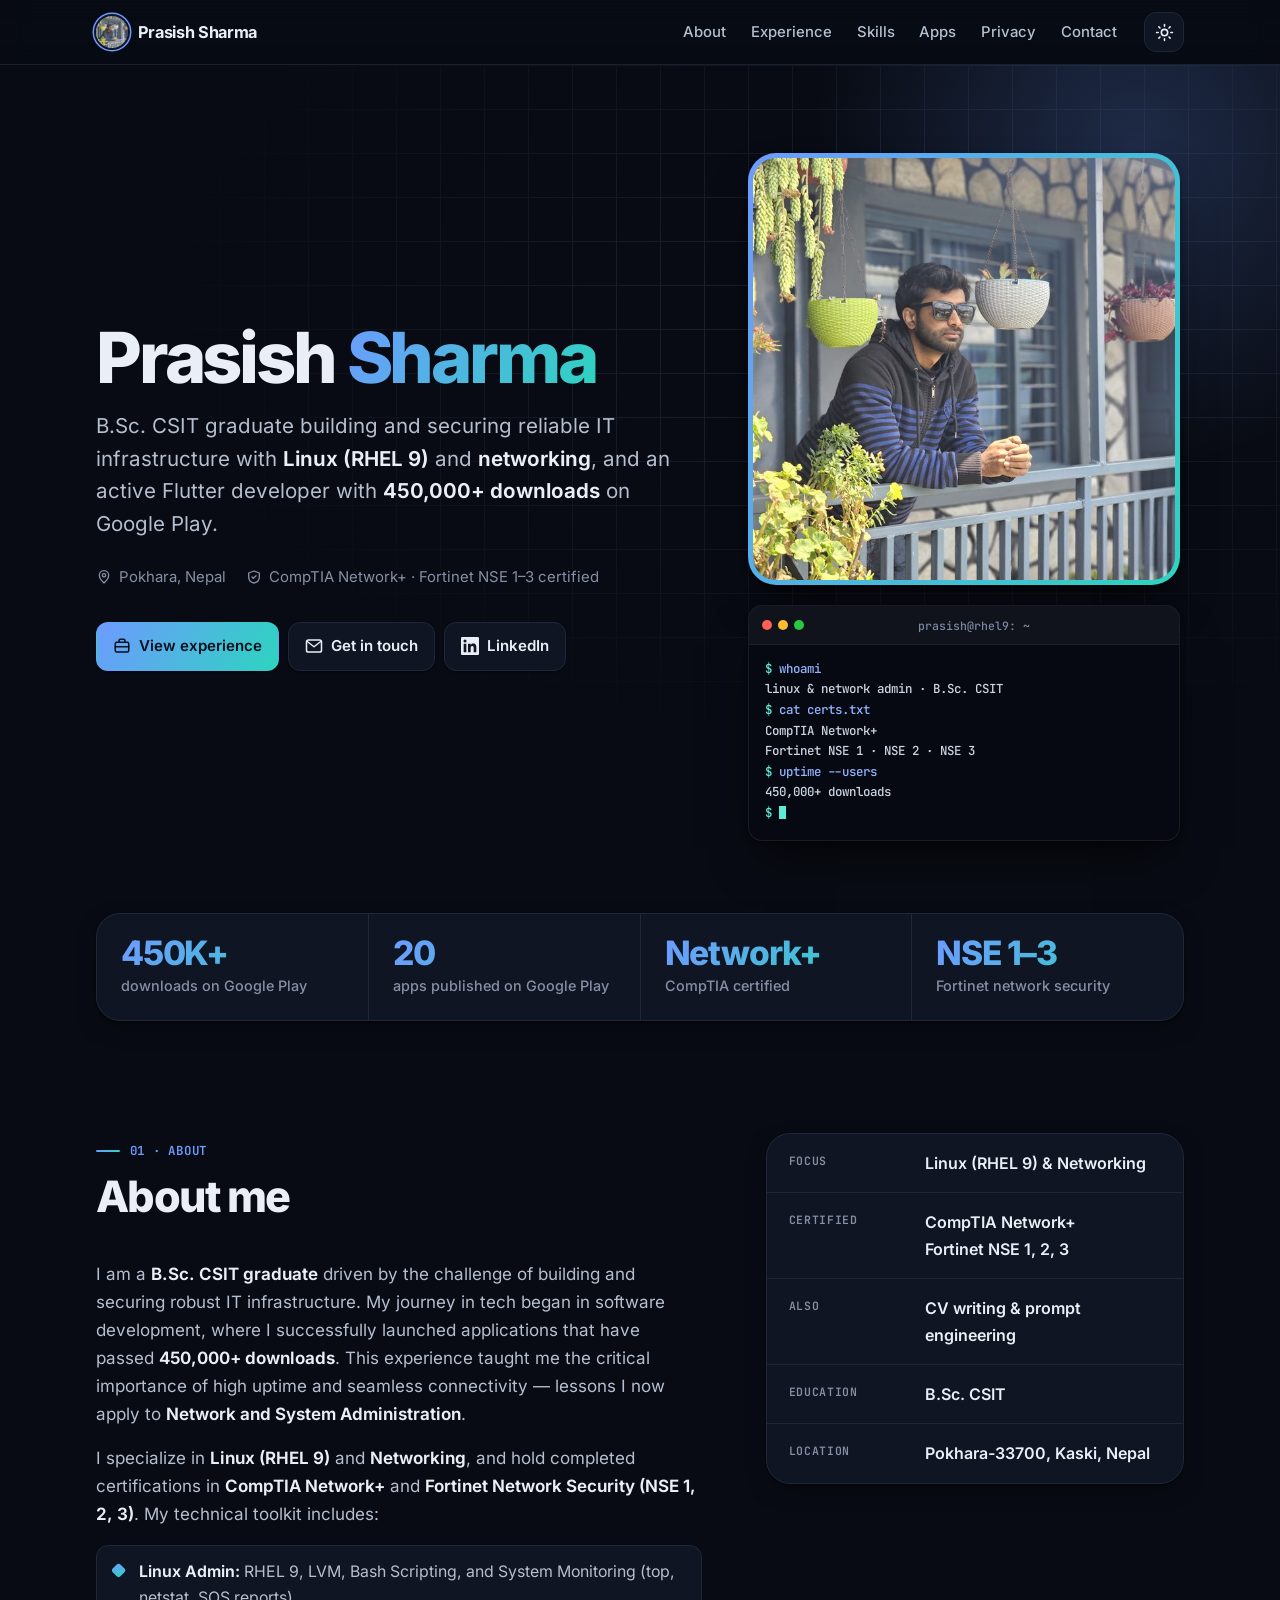
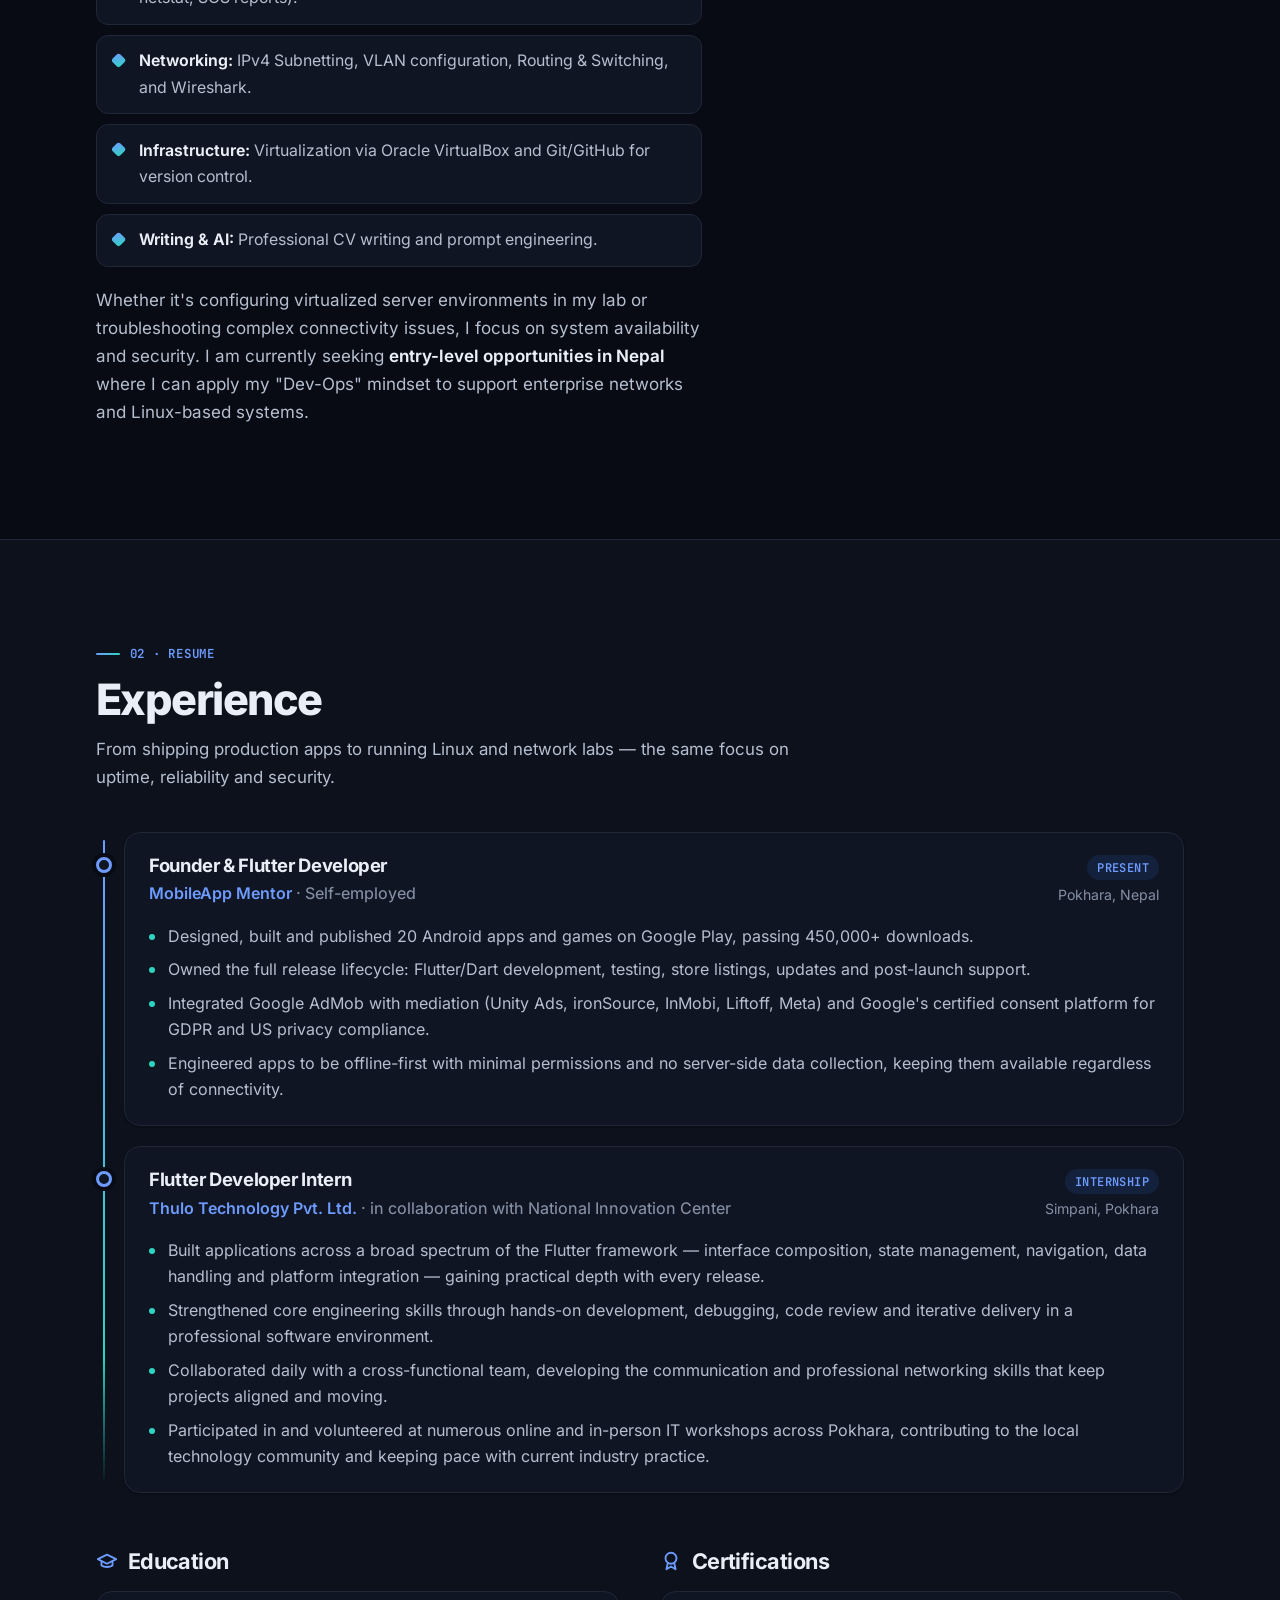
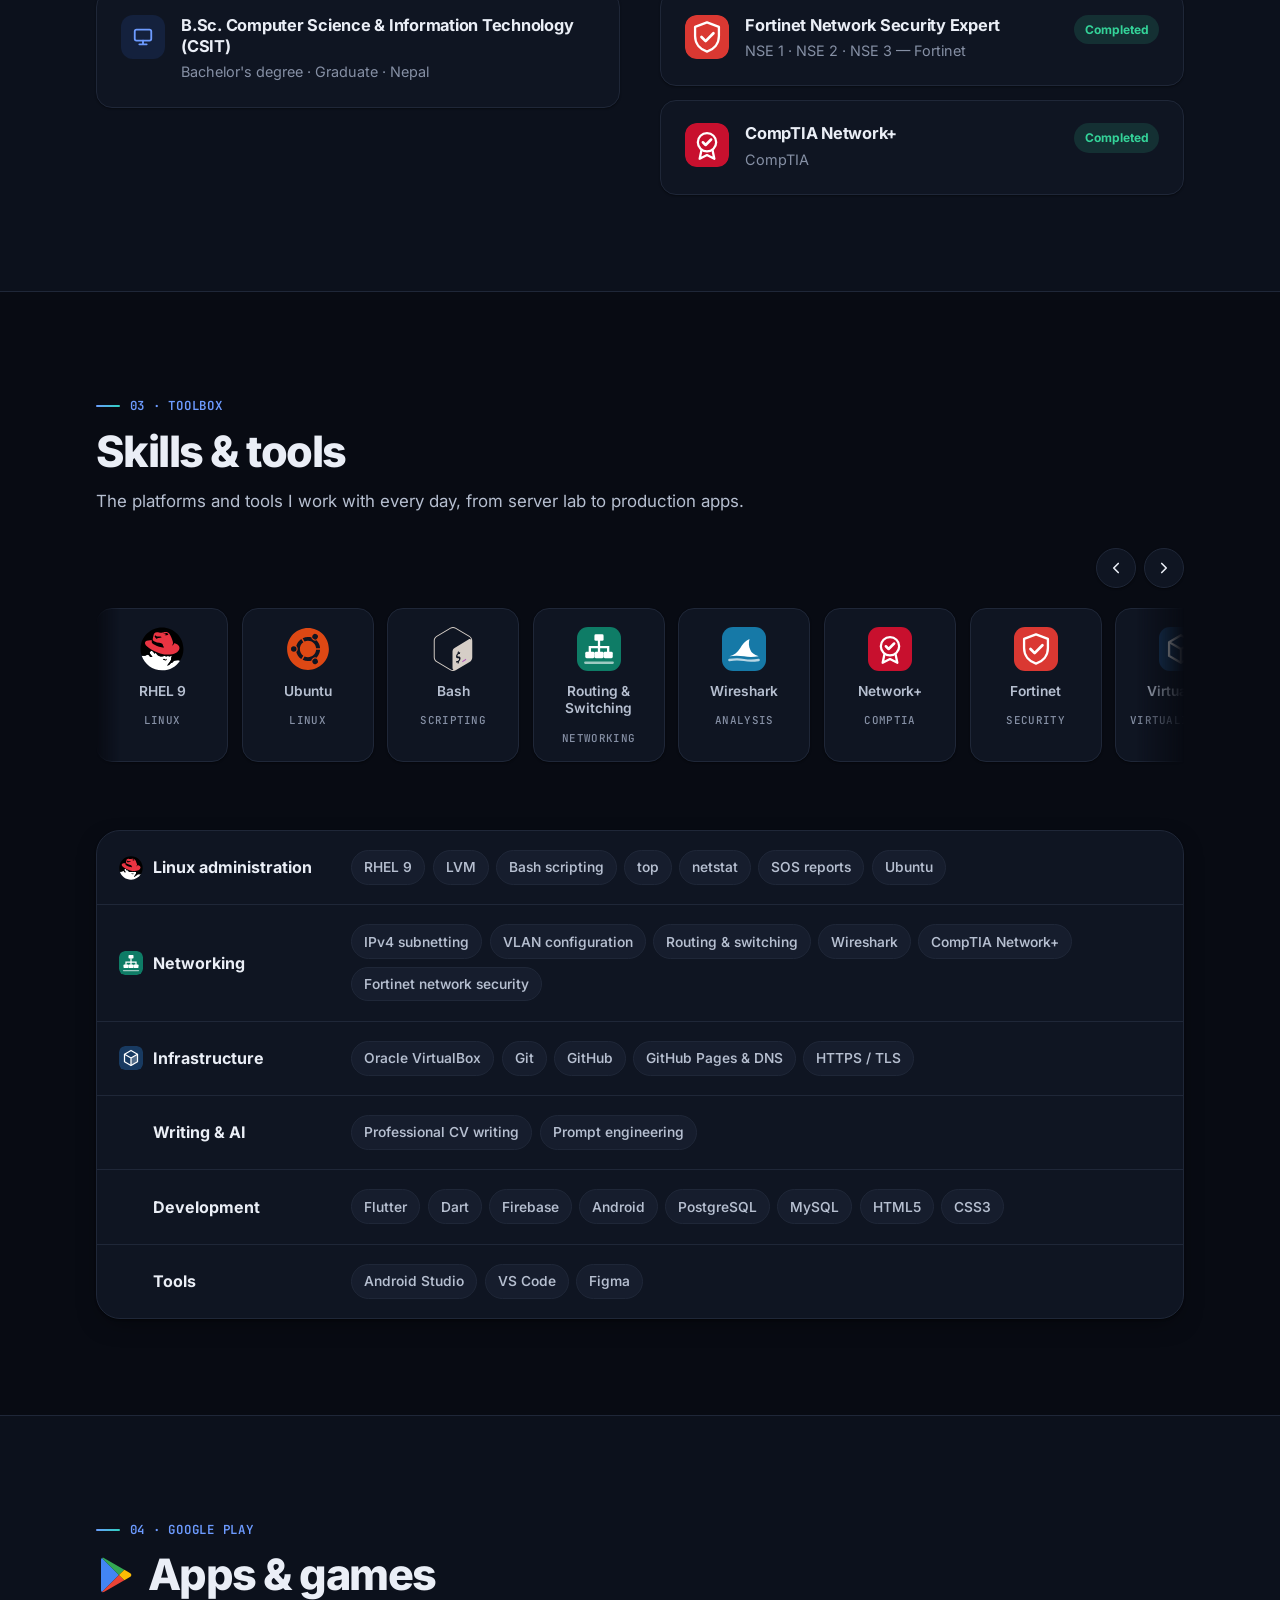
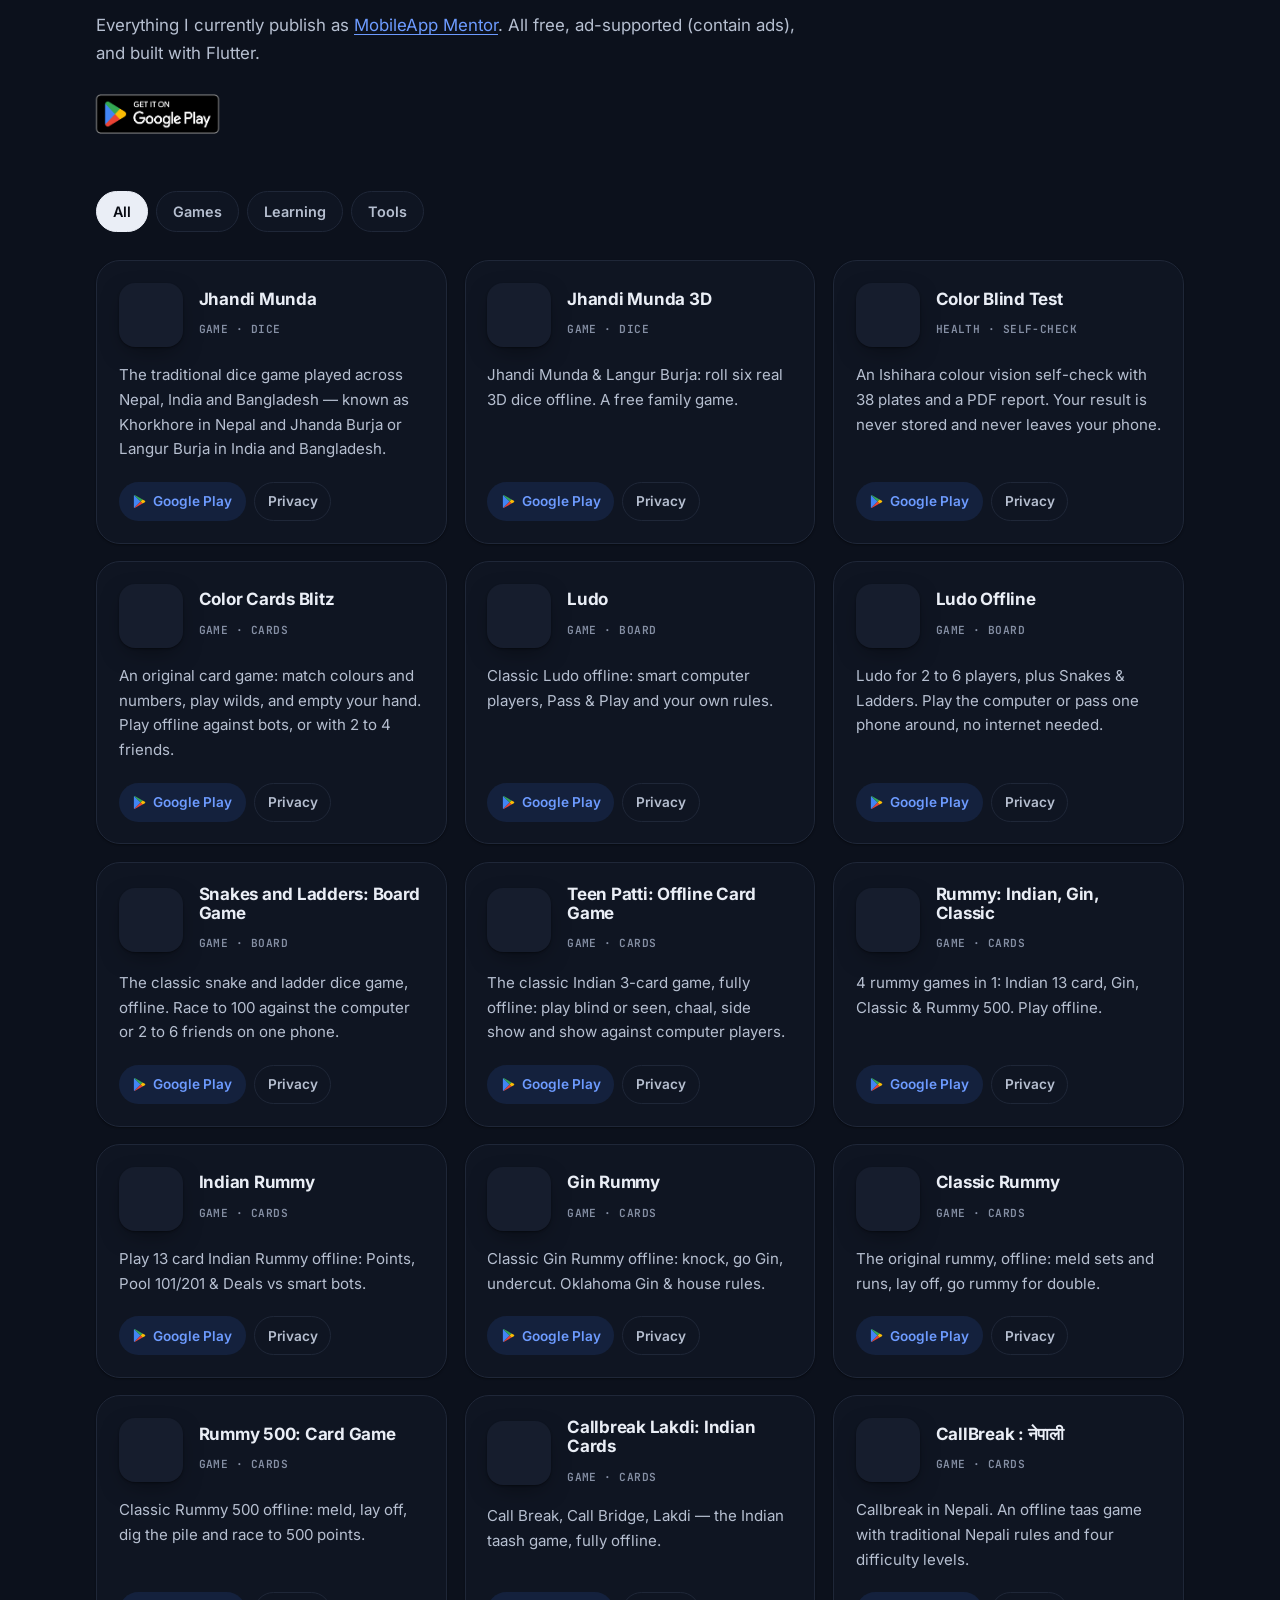
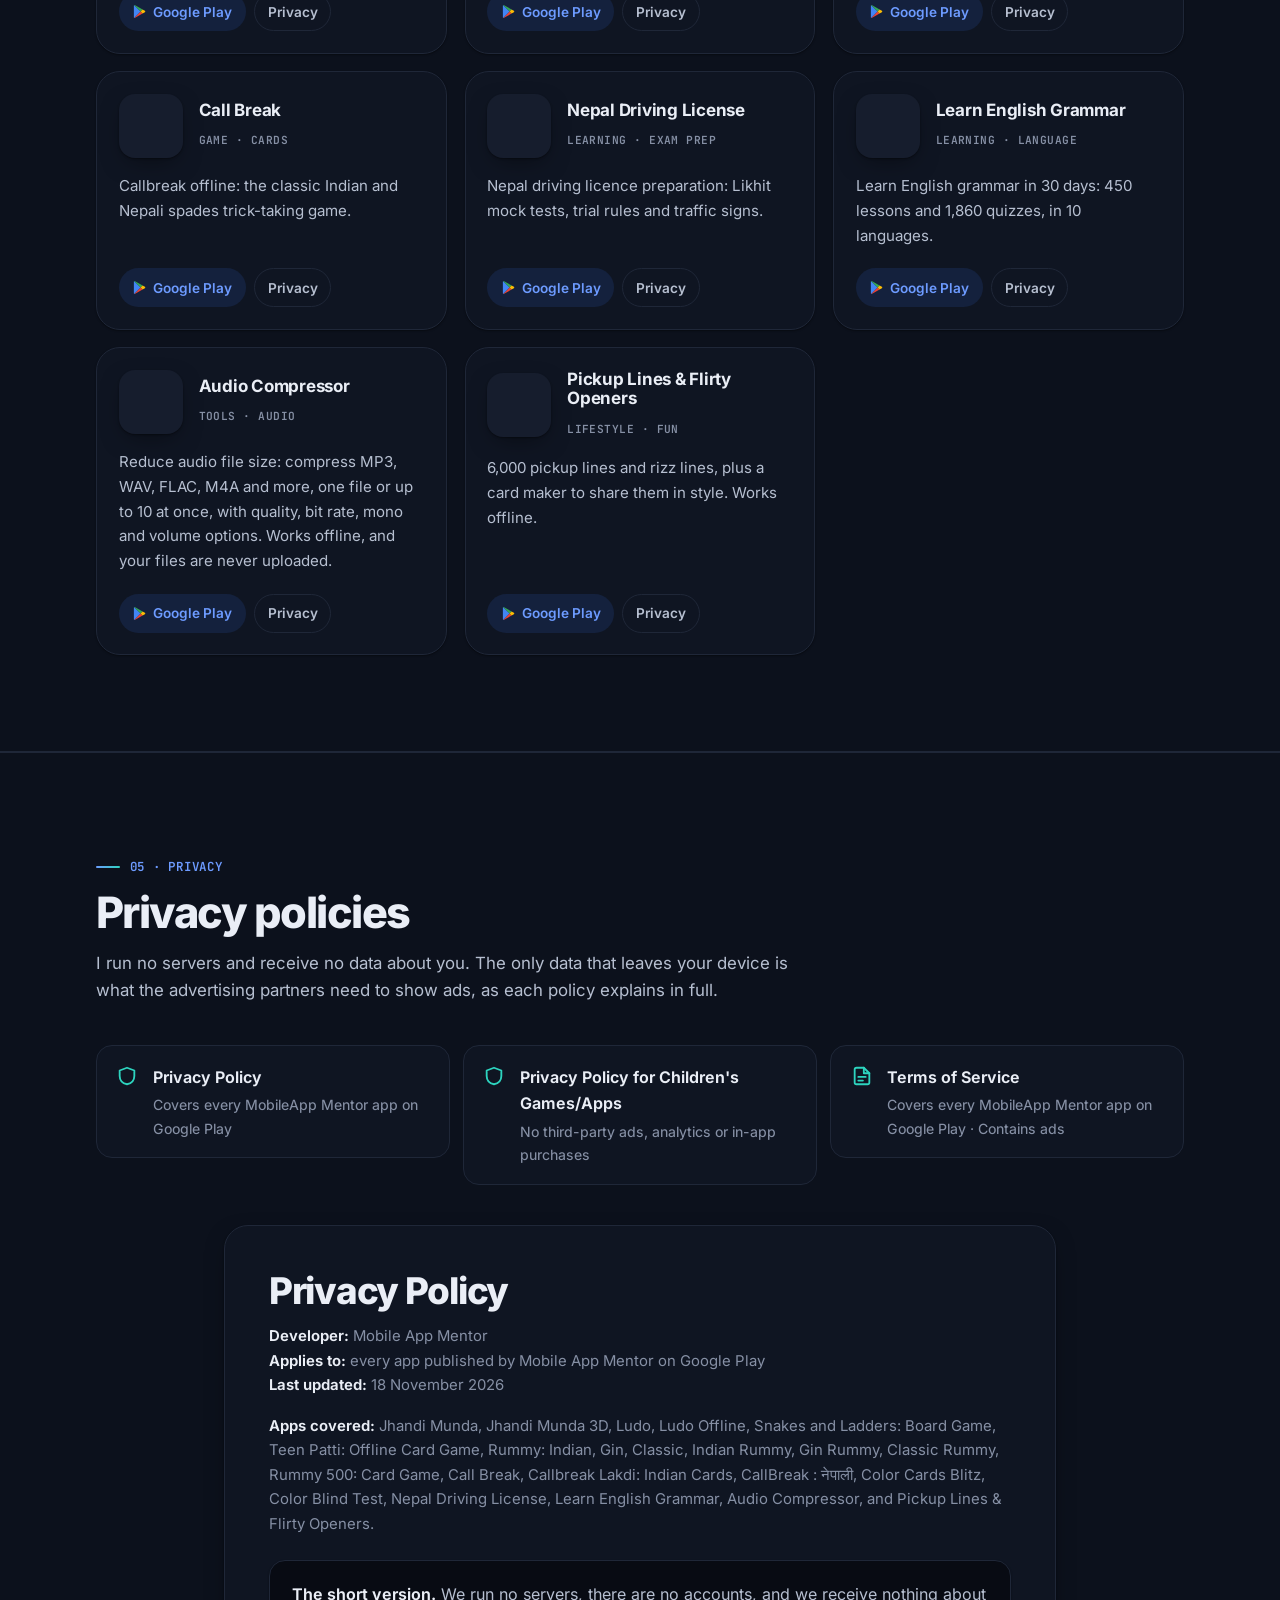
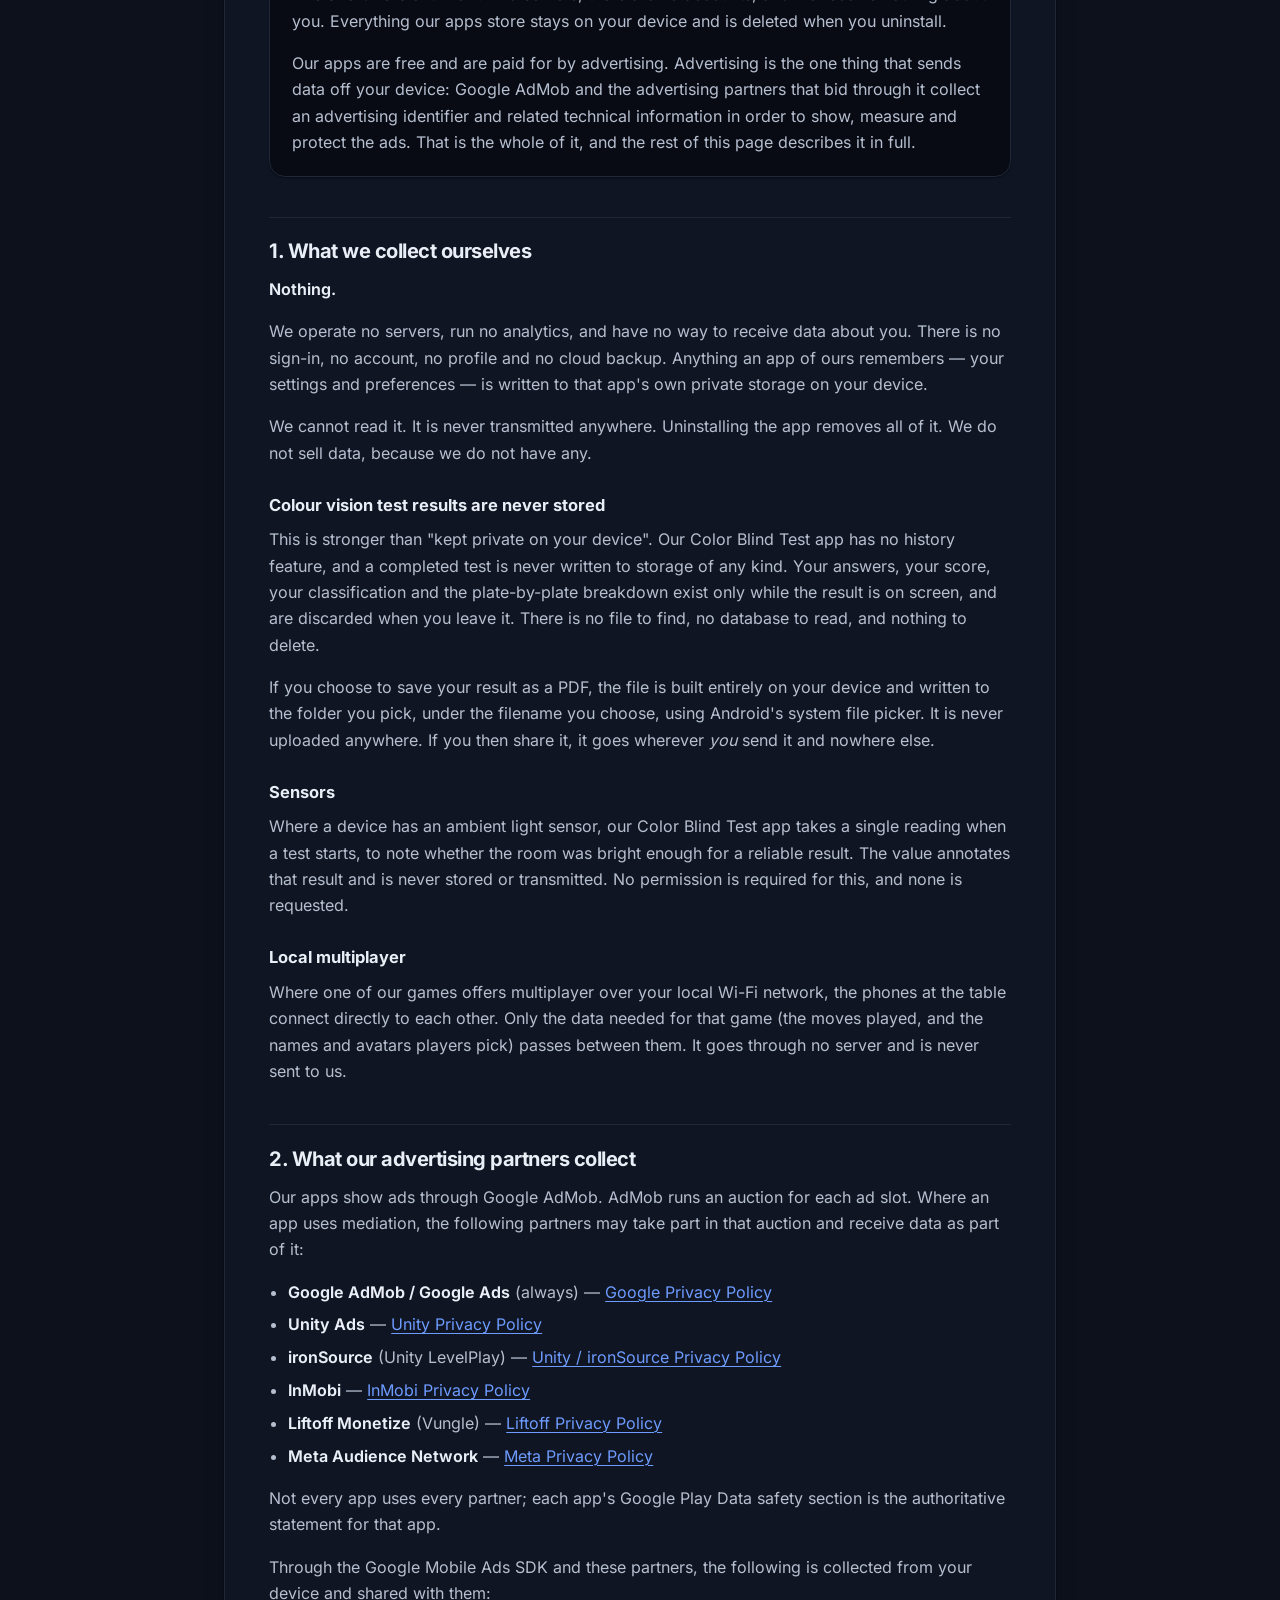
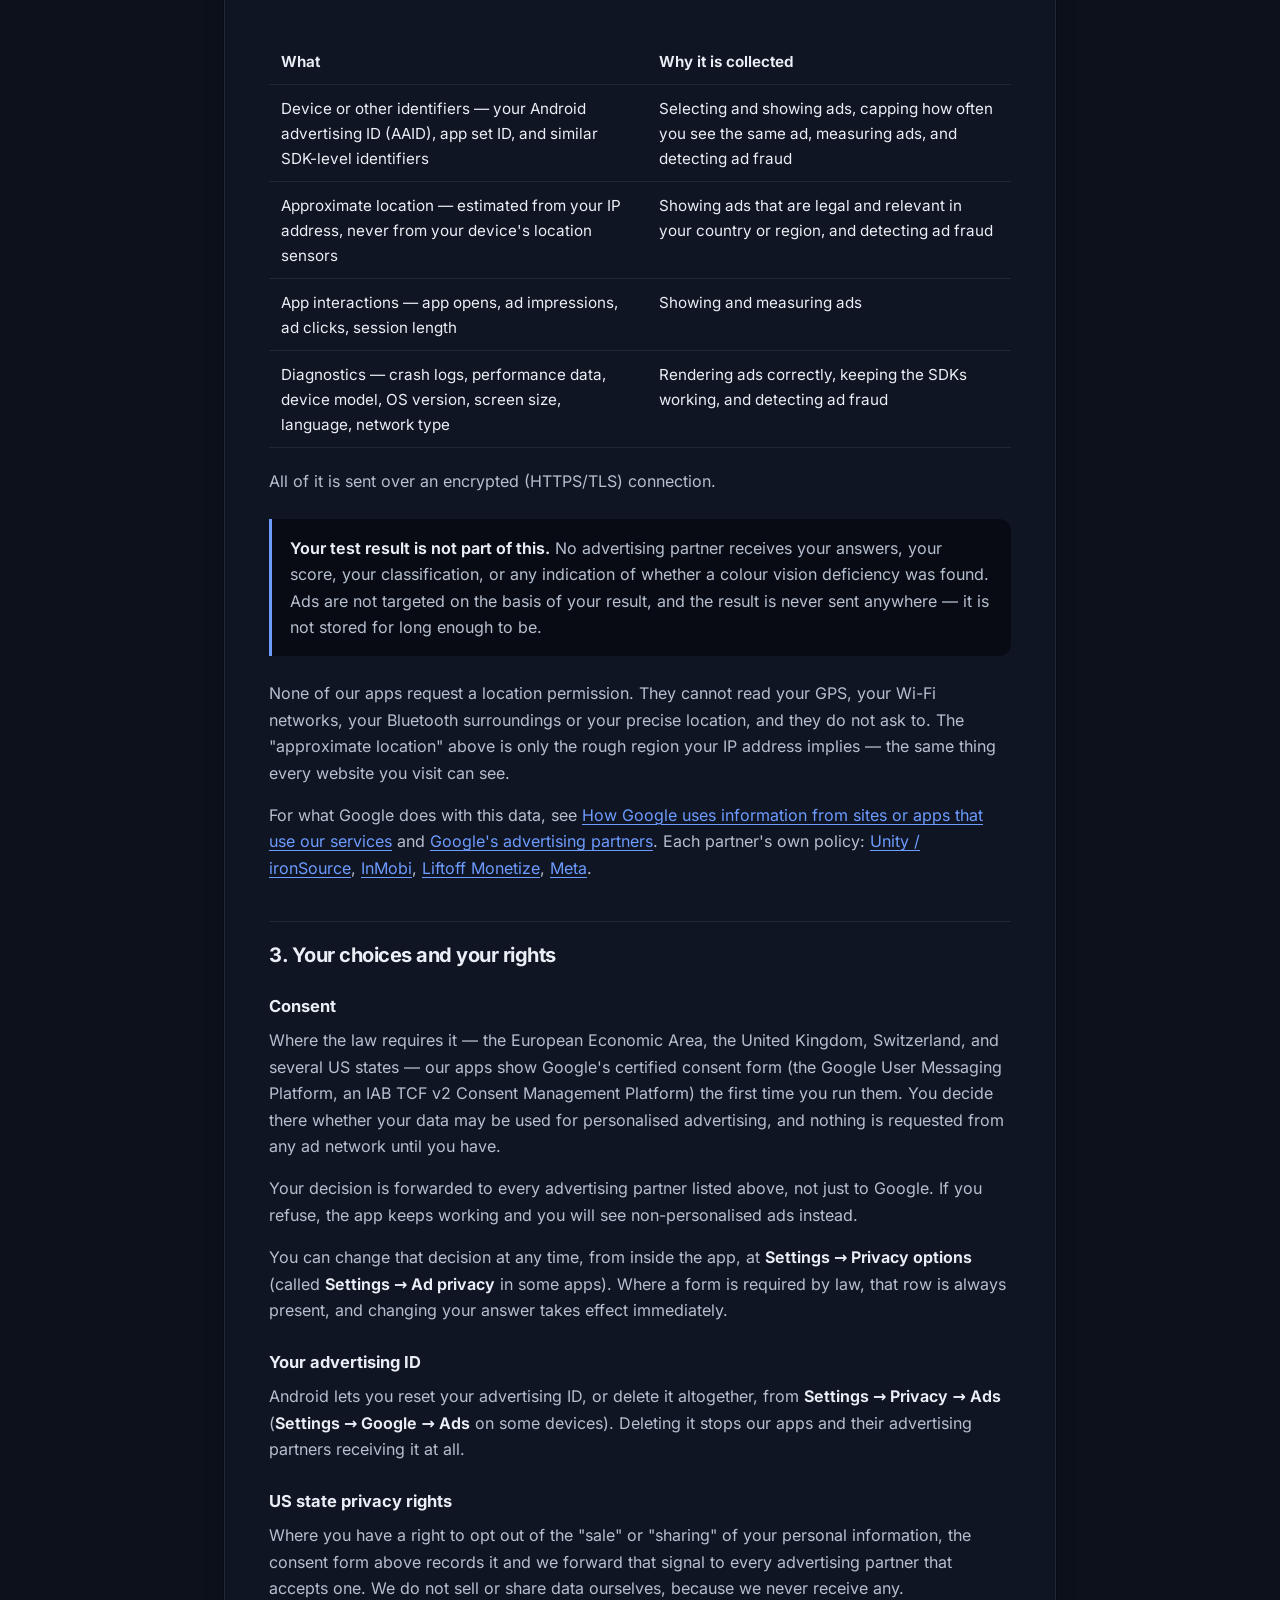
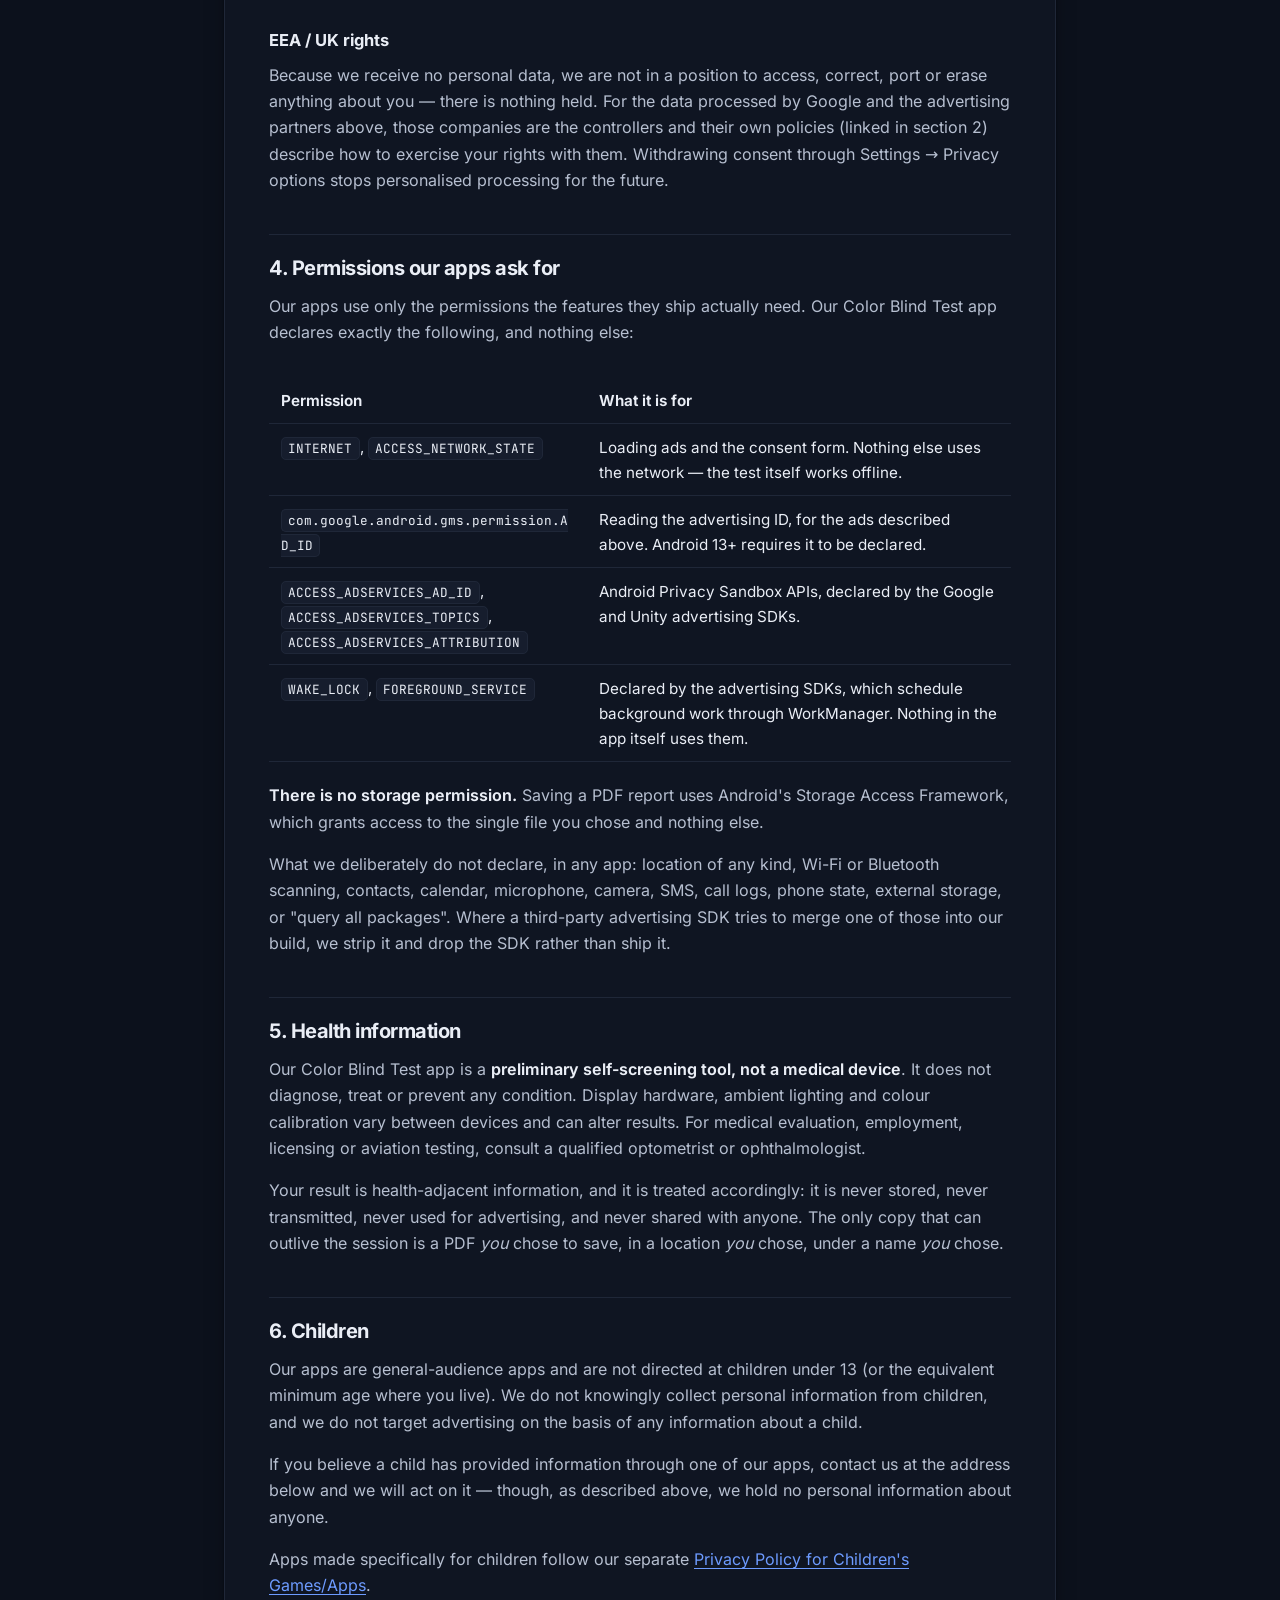
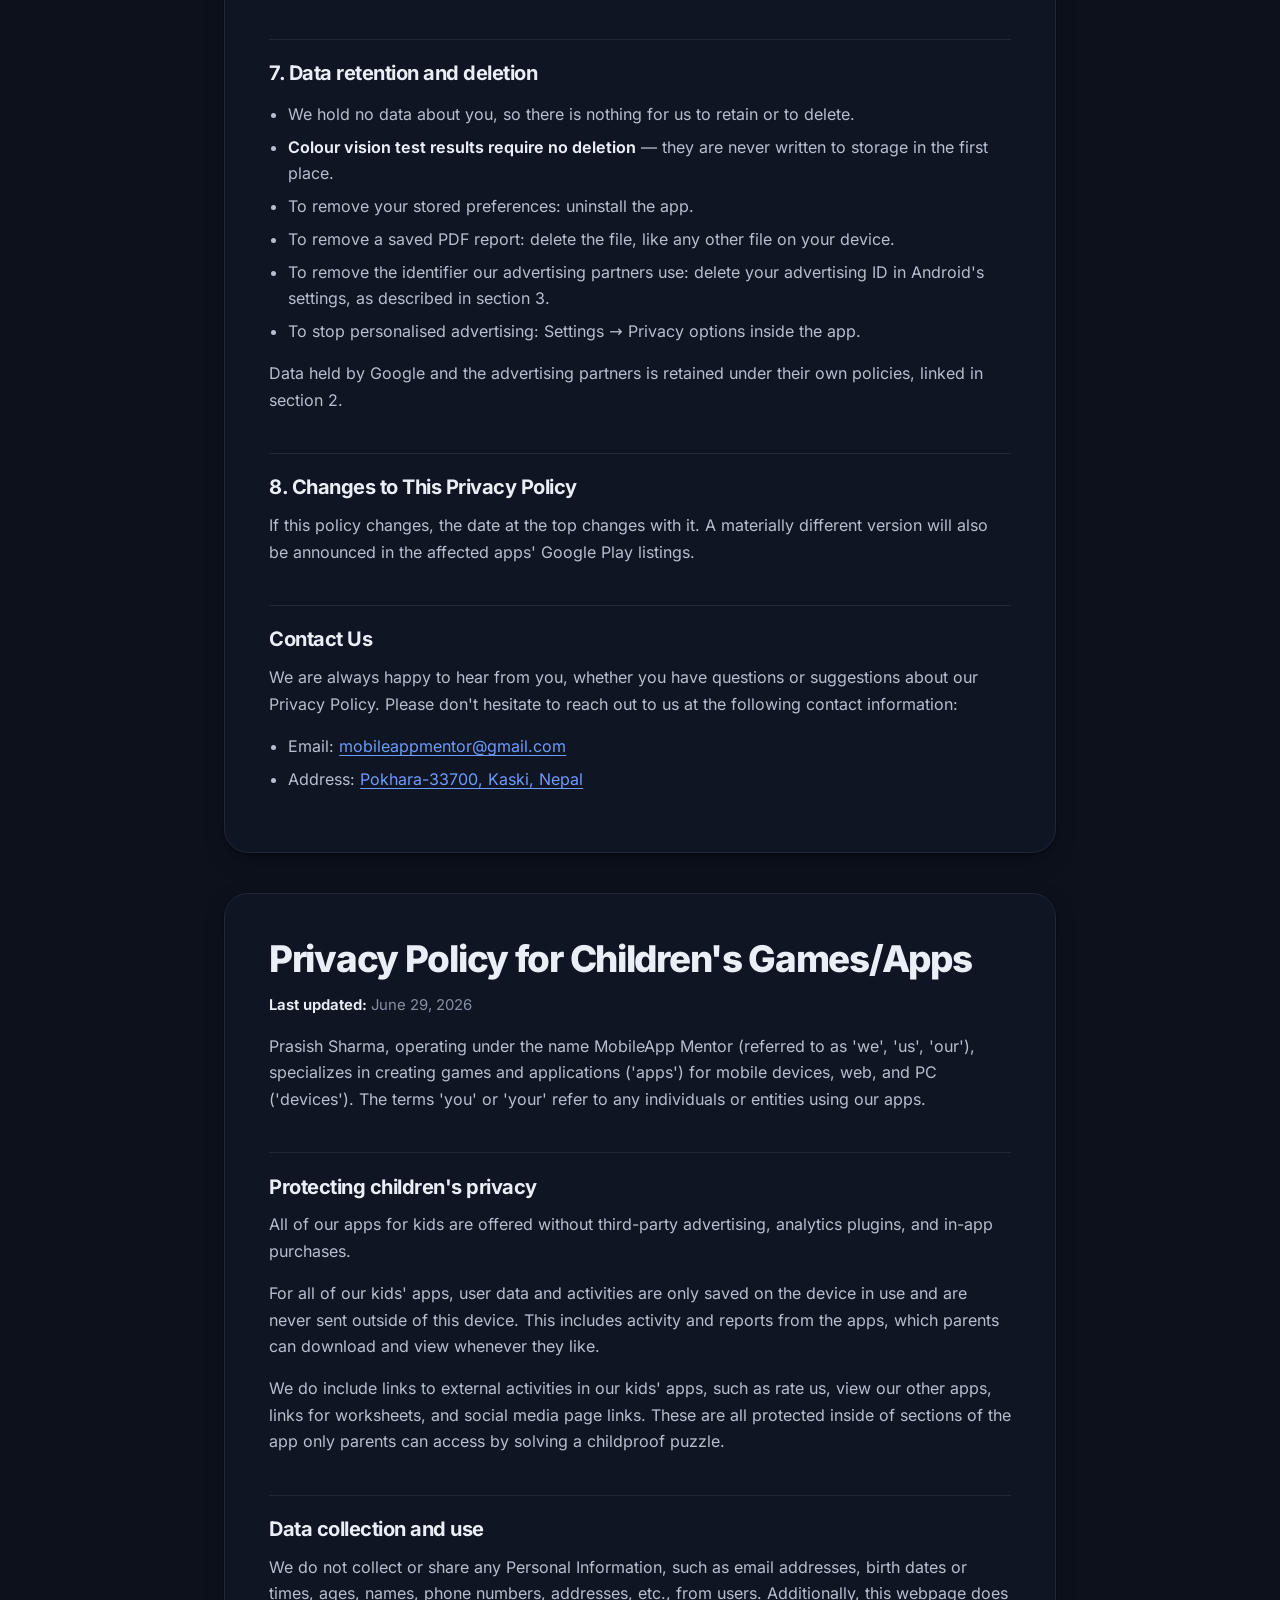
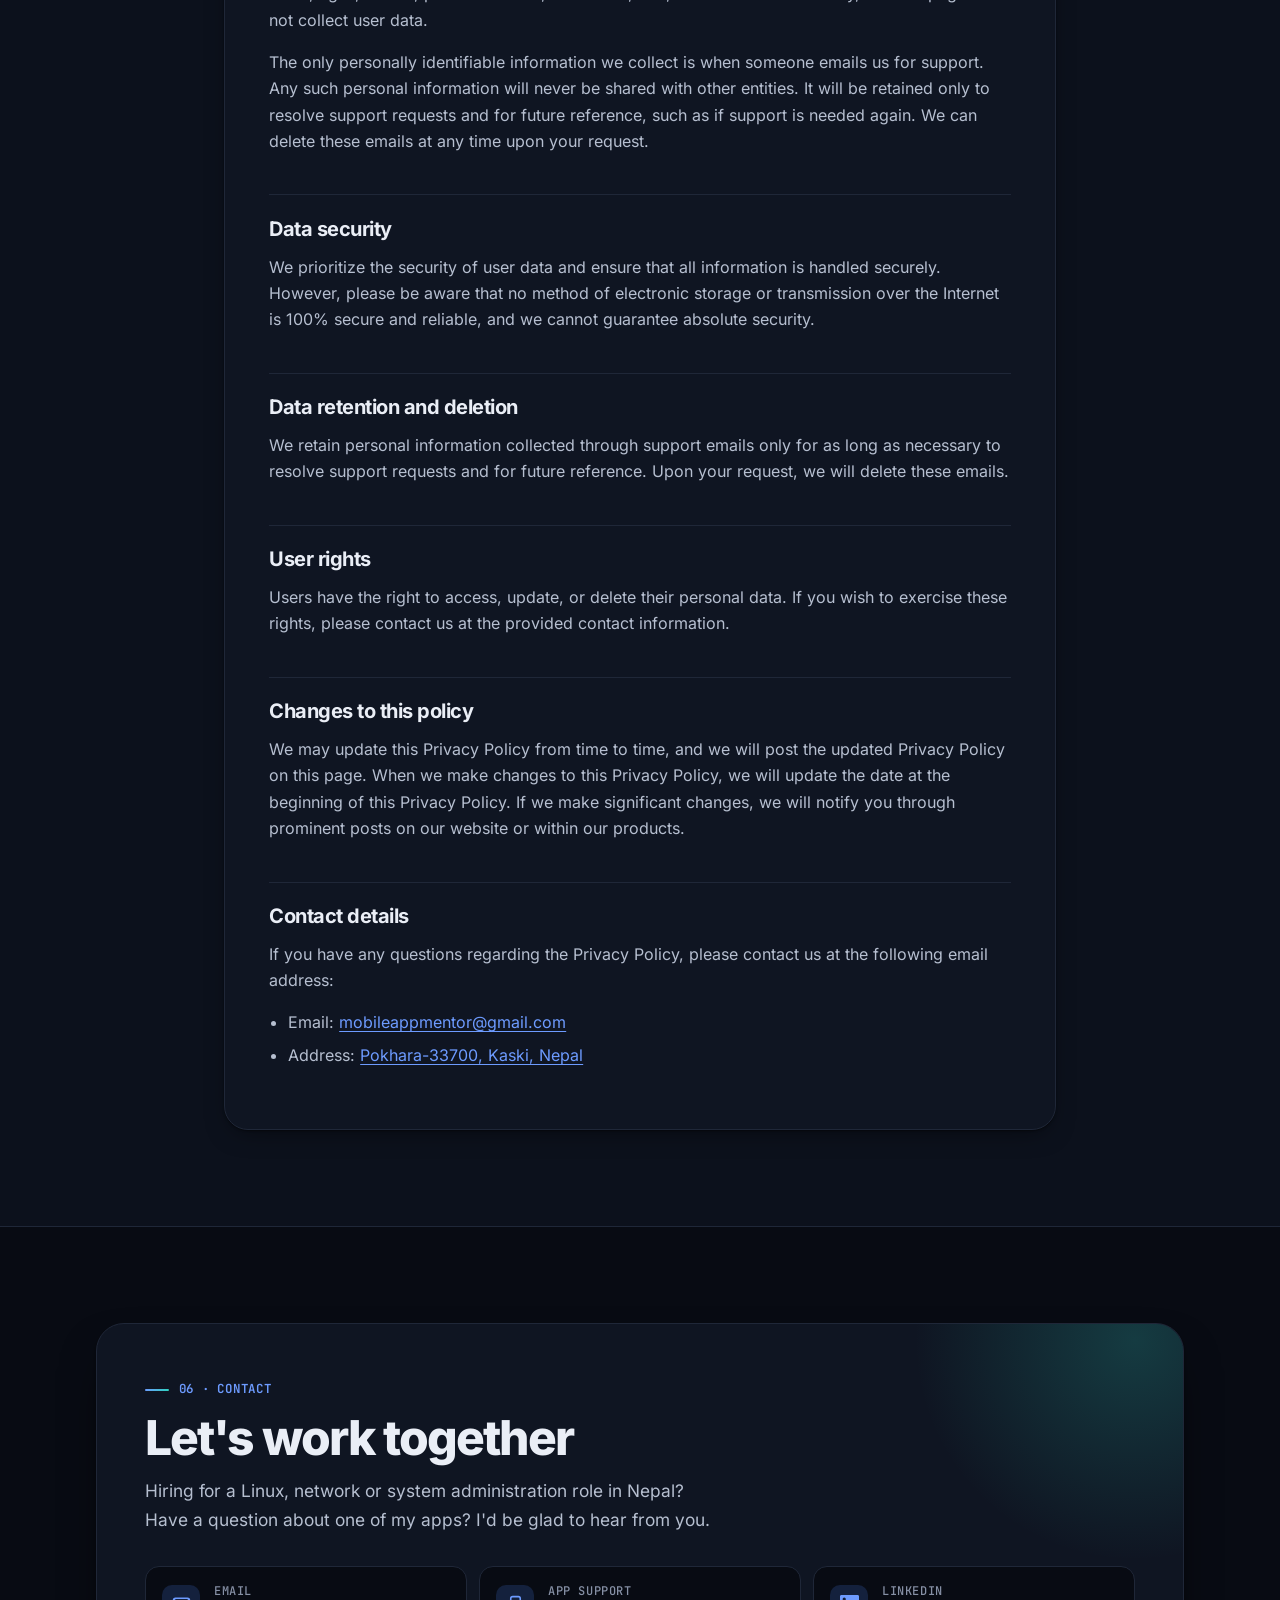
<file: index.html>
<!DOCTYPE html>
<html lang="en">
<head>
  <meta charset="utf-8">
  <meta name="viewport" content="width=device-width, initial-scale=1">
  <meta http-equiv="Content-Security-Policy" content="default-src 'none'; script-src 'self'; style-src 'self'; img-src 'self'; font-src 'self'; base-uri 'none'; form-action 'none'; require-trusted-types-for 'script'; trusted-types 'none'; upgrade-insecure-requests">
  <meta name="referrer" content="strict-origin-when-cross-origin">
  <meta name="color-scheme" content="dark light">
  <title>Prasish Sharma — Linux &amp; Network Administration</title>
  <meta name="description" content="Prasish Sharma is a B.Sc. CSIT graduate from Pokhara, Nepal, specialising in Linux (RHEL 9) and networking, certified in CompTIA Network+ and Fortinet NSE 1–3, and an active Flutter developer with 450,000+ downloads on Google Play. Also offers professional CV writing and prompt engineering.">
  <meta name="author" content="Prasish Sharma">
  <meta name="keywords" content="Prasish Sharma, Prasish, Prasish Sharma Website, sharma Prasish, Linux administrator Nepal, network administrator Nepal, RHEL 9, CompTIA Network+, Fortinet NSE, professional CV writing, prompt engineering, Flutter developer Nepal, MobileApp Mentor, Jhandi Munda, Callbreak, Color Blind Test">
  <link rel="canonical" href="https://prasishsharma.com.np/">
  <link rel="icon" href="assets/img/favicon.ico">
  <link rel="apple-touch-icon" href="assets/img/prasish-sharma.jpg">
  <meta name="theme-color" content="#080b13">

  <meta property="og:type" content="profile">
  <meta property="og:site_name" content="Prasish Sharma">
  <meta property="og:title" content="Prasish Sharma — Linux &amp; Network Administration">
  <meta property="og:description" content="B.Sc. CSIT graduate specialising in Linux (RHEL 9) and networking. CompTIA Network+ and Fortinet NSE 1–3 certified. Active Flutter developer with 450,000+ downloads on Google Play.">
  <meta property="og:url" content="https://prasishsharma.com.np/">
  <meta property="og:image" content="https://prasishsharma.com.np/assets/img/prasish-sharma.jpg">
  <meta name="twitter:card" content="summary">

  <script type="application/ld+json">
  {
    "@context": "https://schema.org",
    "@type": "Person",
    "name": "Prasish Sharma",
    "jobTitle": "Linux & Network Administrator",
    "knowsAbout": ["Linux", "RHEL 9", "LVM", "Bash", "Networking", "IPv4 Subnetting", "VLAN", "Routing and Switching", "Wireshark", "Flutter", "Professional CV writing", "Prompt engineering"],
    "hasCredential": [
      { "@type": "EducationalOccupationalCredential", "name": "B.Sc. Computer Science and Information Technology (CSIT)", "credentialCategory": "degree" },
      { "@type": "EducationalOccupationalCredential", "name": "CompTIA Network+", "credentialCategory": "certification" },
      { "@type": "EducationalOccupationalCredential", "name": "Fortinet NSE 1, NSE 2, NSE 3", "credentialCategory": "certification" }
    ],
    "url": "https://prasishsharma.com.np/",
    "image": "https://prasishsharma.com.np/assets/img/prasish-sharma.jpg",
    "address": { "@type": "PostalAddress", "addressLocality": "Pokhara", "addressRegion": "Kaski", "postalCode": "33700", "addressCountry": "NP" },
    "sameAs": [
      "https://www.linkedin.com/in/prasishsharma/",
      "https://play.google.com/store/apps/dev?id=7166690102659924412",
      "https://medium.com/@prasishsharma4"
    ]
  }
  </script>

  <link rel="preload" href="assets/fonts/inter-var.woff2" as="font" type="font/woff2" crossorigin>
  <link rel="stylesheet" href="assets/css/site.css">
  <script src="assets/js/theme.js"></script>
  <script src="assets/js/site.js" defer></script>
</head>
<body>
  <a class="skip" href="#main">Skip to content</a>

  <header class="site-header">
    <div class="wrap">
      <a class="brand" href="index.html" aria-label="Prasish Sharma, home">
        <img src="assets/img/prasish-sharma.jpg" alt="" width="32" height="32">
        Prasish Sharma
      </a>
      <button class="nav-toggle" type="button" aria-controls="site-nav" aria-expanded="false" aria-label="Menu">
        <svg viewBox="0 0 24 24" fill="none" stroke="currentColor" stroke-width="2" stroke-linecap="round" aria-hidden="true"><path d="M4 7h16M4 12h16M4 17h16"/></svg>
      </button>
      <nav class="nav" id="site-nav" aria-label="Main">
        <a href="#about">About</a>
        <a href="#experience">Experience</a>
        <a href="#skills">Skills</a>
        <a href="#apps">Apps</a>
        <a href="#privacy">Privacy</a>
        <a href="#contact">Contact</a>
      </nav>
      <button class="theme-toggle" type="button" aria-label="Toggle colour theme">
        <svg class="moon" viewBox="0 0 24 24" fill="none" stroke="currentColor" stroke-width="2" stroke-linecap="round" stroke-linejoin="round" aria-hidden="true"><path d="M21 12.8A9 9 0 1 1 11.2 3a7 7 0 0 0 9.8 9.8z"/></svg>
        <svg class="sun" viewBox="0 0 24 24" fill="none" stroke="currentColor" stroke-width="2" stroke-linecap="round" aria-hidden="true"><circle cx="12" cy="12" r="4"/><path d="M12 2v2M12 20v2M4.9 4.9l1.4 1.4M17.7 17.7l1.4 1.4M2 12h2M20 12h2M4.9 19.1l1.4-1.4M17.7 6.3l1.4-1.4"/></svg>
      </button>
    </div>
  </header>

  <main id="main">

    <!-- Hero -->
    <div class="hero">
      <div class="wrap hero-grid">
        <div>
          <h1>Prasish <span class="grad">Sharma</span></h1>
          <p class="role">B.Sc. CSIT graduate building and securing reliable IT infrastructure with <strong>Linux (RHEL 9)</strong> and <strong>networking</strong>, and an active Flutter developer with <strong>450,000+ downloads</strong> on Google Play.</p>
          <ul class="meta-line">
            <li>
              <svg viewBox="0 0 24 24" fill="none" stroke="currentColor" stroke-width="2" stroke-linecap="round" stroke-linejoin="round" aria-hidden="true"><path d="M12 21s-7-6.2-7-11.5A7 7 0 0 1 19 9.5C19 14.8 12 21 12 21z"/><circle cx="12" cy="9.5" r="2.5"/></svg>
              Pokhara, Nepal
            </li>
            <li>
              <svg viewBox="0 0 24 24" fill="none" stroke="currentColor" stroke-width="2" stroke-linecap="round" stroke-linejoin="round" aria-hidden="true"><path d="M12 3 4 6v6c0 4.5 3.2 8 8 9 4.8-1 8-4.5 8-9V6z"/><path d="m9 12 2 2 4-4"/></svg>
              CompTIA Network+ · Fortinet NSE 1–3 certified
            </li>
          </ul>
          <div class="actions">
            <a class="btn btn-primary" href="#experience">
              <svg viewBox="0 0 24 24" fill="none" stroke="currentColor" stroke-width="2" stroke-linecap="round" stroke-linejoin="round" aria-hidden="true"><rect x="3" y="7" width="18" height="13" rx="2"/><path d="M8 7V5a2 2 0 0 1 2-2h4a2 2 0 0 1 2 2v2M3 13h18"/></svg>
              View experience
            </a>
            <a class="btn" href="#contact">
              <svg viewBox="0 0 24 24" fill="none" stroke="currentColor" stroke-width="2" stroke-linecap="round" stroke-linejoin="round" aria-hidden="true"><rect x="2" y="4" width="20" height="16" rx="2.5"/><path d="m3 6 9 7 9-7"/></svg>
              Get in touch
            </a>
            <a class="btn" href="https://www.linkedin.com/in/prasishsharma/" target="_blank" rel="noopener noreferrer" aria-label="LinkedIn (opens in a new tab)">
              <svg viewBox="0 0 24 24" fill="currentColor" aria-hidden="true"><path d="M20.45 20.45h-3.56v-5.57c0-1.33-.02-3.04-1.85-3.04-1.85 0-2.14 1.45-2.14 2.94v5.67H9.35V9h3.41v1.56h.05c.48-.9 1.64-1.85 3.37-1.85 3.6 0 4.27 2.37 4.27 5.46v6.28zM5.34 7.43a2.06 2.06 0 1 1 0-4.13 2.06 2.06 0 0 1 0 4.13zM7.12 20.45H3.56V9h3.56v11.45zM22.22 0H1.77C.79 0 0 .77 0 1.73v20.54C0 23.23.79 24 1.77 24h20.45c.98 0 1.78-.77 1.78-1.73V1.73C24 .77 23.2 0 22.22 0z"/></svg>
              LinkedIn
            </a>
          </div>
        </div>

        <div class="hero-visual">
          <figure class="hero-photo">
            <img src="assets/img/prasish-sharma.jpg" alt="Prasish Sharma leaning on a balcony railing" width="640" height="640" fetchpriority="high">
          </figure>
          <div class="terminal" aria-hidden="true">
            <div class="terminal-bar"><i></i><i></i><i></i><span>prasish@rhel9: ~</span></div>
<pre><span class="p">$</span> <span class="c">whoami</span>
<span class="o">linux &amp; network admin · B.Sc. CSIT</span>
<span class="p">$</span> <span class="c">cat certs.txt</span>
<span class="o">CompTIA Network+</span>
<span class="o">Fortinet NSE 1 · NSE 2 · NSE 3</span>
<span class="p">$</span> <span class="c">uptime --users</span>
<span class="o">450,000+ downloads</span>
<span class="p">$</span> <span class="cursor"></span></pre>
          </div>
        </div>
      </div>
    </div>

    <!-- Stats -->
    <div class="stats">
      <div class="wrap">
        <ul>
          <li><b>450K+</b><span>downloads on Google Play</span></li>
          <li><b>20</b><span>apps published on Google Play</span></li>
          <li><b>Network+</b><span>CompTIA certified</span></li>
          <li><b>NSE 1–3</b><span>Fortinet network security</span></li>
        </ul>
      </div>
    </div>

    <!-- About -->
    <section id="about" aria-labelledby="about-title">
      <div class="wrap two-col">
        <div>
          <span class="kicker">01 · About</span>
          <div class="section-head">
            <h2 id="about-title">About me</h2>
          </div>
          <div class="prose">
            <p>I am a <strong>B.Sc. CSIT graduate</strong> driven by the challenge of building and securing robust IT infrastructure. My journey in tech began in software development, where I successfully launched applications that have passed <strong>450,000+ downloads</strong>. This experience taught me the critical importance of high uptime and seamless connectivity — lessons I now apply to <strong>Network and System Administration</strong>.</p>
            <p>I specialize in <strong>Linux (RHEL 9)</strong> and <strong>Networking</strong>, and hold completed certifications in <strong>CompTIA Network+</strong> and <strong>Fortinet Network Security (NSE 1, 2, 3)</strong>. My technical toolkit includes:</p>
            <ul class="toolkit">
              <li><strong>Linux Admin:</strong> RHEL 9, LVM, Bash Scripting, and System Monitoring (top, netstat, SOS reports).</li>
              <li><strong>Networking:</strong> IPv4 Subnetting, VLAN configuration, Routing &amp; Switching, and Wireshark.</li>
              <li><strong>Infrastructure:</strong> Virtualization via Oracle VirtualBox and Git/GitHub for version control.</li>
              <li><strong>Writing &amp; AI:</strong> Professional CV writing and prompt engineering.</li>
            </ul>
            <p>Whether it's configuring virtualized server environments in my lab or troubleshooting complex connectivity issues, I focus on system availability and security. I am currently seeking <strong>entry-level opportunities in Nepal</strong> where I can apply my "Dev-Ops" mindset to support enterprise networks and Linux-based systems.</p>
          </div>
        </div>
        <dl class="facts">
          <div><dt>Focus</dt><dd>Linux (RHEL 9) &amp; Networking</dd></div>
          <div><dt>Certified</dt><dd>CompTIA Network+<br>Fortinet NSE 1, 2, 3</dd></div>
          <div><dt>Also</dt><dd>CV writing &amp; prompt engineering</dd></div>
          <div><dt>Education</dt><dd>B.Sc. CSIT</dd></div>
          <div><dt>Location</dt><dd>Pokhara-33700, Kaski, Nepal</dd></div>
        </dl>
      </div>
    </section>

    <!-- Resume -->
    <section id="experience" class="section-alt" aria-labelledby="experience-title">
      <div class="wrap">
        <span class="kicker">02 · Resume</span>
        <div class="section-head">
          <h2 id="experience-title">Experience</h2>
          <p>From shipping production apps to running Linux and network labs — the same focus on uptime, reliability and security.</p>
        </div>

        <ol class="cv-timeline">
          <li>
            <article class="cv-item">
              <header class="cv-head">
                <div>
                  <h3>Founder &amp; Flutter Developer</h3>
                  <p class="cv-org">MobileApp Mentor <span>· Self-employed</span></p>
                </div>
                <div class="cv-when">
                  <span class="when">Present</span>
                  <span>Pokhara, Nepal</span>
                </div>
              </header>
              <ul>
                <li>Designed, built and published 20 Android apps and games on Google Play, passing 450,000+ downloads.</li>
                <li>Owned the full release lifecycle: Flutter/Dart development, testing, store listings, updates and post-launch support.</li>
                <li>Integrated Google AdMob with mediation (Unity Ads, ironSource, InMobi, Liftoff, Meta) and Google's certified consent platform for GDPR and US privacy compliance.</li>
                <li>Engineered apps to be offline-first with minimal permissions and no server-side data collection, keeping them available regardless of connectivity.</li>
              </ul>
            </article>
          </li>
          <li>
            <article class="cv-item">
              <header class="cv-head">
                <div>
                  <h3>Flutter Developer Intern</h3>
                  <p class="cv-org">Thulo Technology Pvt. Ltd. <span>· in collaboration with National Innovation Center</span></p>
                </div>
                <div class="cv-when">
                  <span class="when">Internship</span>
                  <span>Simpani, Pokhara</span>
                </div>
              </header>
              <ul>
                <li>Built applications across a broad spectrum of the Flutter framework — interface composition, state management, navigation, data handling and platform integration — gaining practical depth with every release.</li>
                <li>Strengthened core engineering skills through hands-on development, debugging, code review and iterative delivery in a professional software environment.</li>
                <li>Collaborated daily with a cross-functional team, developing the communication and professional networking skills that keep projects aligned and moving.</li>
                <li>Participated in and volunteered at numerous online and in-person IT workshops across Pokhara, contributing to the local technology community and keeping pace with current industry practice.</li>
              </ul>
            </article>
          </li>
        </ol>

        <div class="cv-split">
          <div>
            <h3 class="cv-subhead" id="education">
              <svg viewBox="0 0 24 24" fill="none" stroke="currentColor" stroke-width="2" stroke-linecap="round" stroke-linejoin="round" aria-hidden="true"><path d="M22 10 12 5 2 10l10 5 10-5z"/><path d="M6 12v5c3 2 9 2 12 0v-5"/></svg>
              Education
            </h3>
            <div class="cred">
              <article class="cv-item">
                <span class="cred-icon" aria-hidden="true"><svg viewBox="0 0 24 24" fill="none" stroke="currentColor" stroke-width="2" stroke-linecap="round" stroke-linejoin="round"><rect x="3" y="4" width="18" height="12" rx="2"/><path d="M8 20h8M12 16v4"/></svg></span>
                <header class="cv-head">
                  <div>
                    <h4 class="cred-title">B.Sc. Computer Science &amp; Information Technology (CSIT)</h4>
                    <p class="cred-sub">Bachelor's degree · Graduate · Nepal</p>
                  </div>
                </header>
              </article>
            </div>
          </div>
          <div>
            <h3 class="cv-subhead" id="certifications">
              <svg viewBox="0 0 24 24" fill="none" stroke="currentColor" stroke-width="2" stroke-linecap="round" stroke-linejoin="round" aria-hidden="true"><circle cx="12" cy="9" r="6"/><path d="m8.5 14-1.5 7 5-3 5 3-1.5-7"/></svg>
              Certifications
            </h3>
            <div class="cred">
              <article class="cv-item">
                <img src="assets/img/tools/fortinet.svg" alt="" width="44" height="44" loading="lazy">
                <header class="cv-head">
                  <div>
                    <h4 class="cred-title">Fortinet Network Security Expert</h4>
                    <p class="cred-sub">NSE 1 · NSE 2 · NSE 3 — Fortinet</p>
                  </div>
                  <div class="cv-when"><span class="badge">Completed</span></div>
                </header>
              </article>
              <article class="cv-item">
                <img src="assets/img/tools/comptia.svg" alt="" width="44" height="44" loading="lazy">
                <header class="cv-head">
                  <div>
                    <h4 class="cred-title">CompTIA Network+</h4>
                    <p class="cred-sub">CompTIA</p>
                  </div>
                  <div class="cv-when"><span class="badge">Completed</span></div>
                </header>
              </article>
            </div>
          </div>
        </div>
      </div>
    </section>

    <!-- Skills -->
    <section id="skills" aria-labelledby="skills-title">
      <div class="wrap">
        <span class="kicker">03 · Toolbox</span>
        <div class="section-head">
          <h2 id="skills-title">Skills &amp; tools</h2>
          <p>The platforms and tools I work with every day, from server lab to production apps.</p>
        </div>

        <div class="rail-controls">
          <button class="rail-btn" type="button" data-rail="-1" aria-controls="tool-rail" aria-label="Scroll tools left">
            <svg viewBox="0 0 24 24" fill="none" stroke="currentColor" stroke-width="2.2" stroke-linecap="round" stroke-linejoin="round" aria-hidden="true"><path d="m15 18-6-6 6-6"/></svg>
          </button>
          <button class="rail-btn" type="button" data-rail="1" aria-controls="tool-rail" aria-label="Scroll tools right">
            <svg viewBox="0 0 24 24" fill="none" stroke="currentColor" stroke-width="2.2" stroke-linecap="round" stroke-linejoin="round" aria-hidden="true"><path d="m9 18 6-6-6-6"/></svg>
          </button>
        </div>
        <div class="rail-wrap">
          <ul class="rail" id="tool-rail" tabindex="0" aria-label="Tools, scroll horizontally">
            <li><img src="assets/img/tools/redhat.svg" alt="" width="44" height="44" loading="lazy">RHEL 9<small>Linux</small></li>
            <li><img src="assets/img/ubuntu-plain.svg" alt="" width="44" height="44" loading="lazy">Ubuntu<small>Linux</small></li>
            <li><img class="invert-dark" src="assets/img/tools/bash.svg" alt="" width="44" height="44" loading="lazy">Bash<small>Scripting</small></li>
            <li><img src="assets/img/tools/network.svg" alt="" width="44" height="44" loading="lazy">Routing &amp; Switching<small>Networking</small></li>
            <li><img src="assets/img/tools/wireshark.svg" alt="" width="44" height="44" loading="lazy">Wireshark<small>Analysis</small></li>
            <li><img src="assets/img/tools/comptia.svg" alt="" width="44" height="44" loading="lazy">Network+<small>CompTIA</small></li>
            <li><img src="assets/img/tools/fortinet.svg" alt="" width="44" height="44" loading="lazy">Fortinet<small>Security</small></li>
            <li><img src="assets/img/tools/virtualbox.svg" alt="" width="44" height="44" loading="lazy">VirtualBox<small>Virtualization</small></li>
            <li><img src="assets/img/tools/prompt.svg" alt="" width="44" height="44" loading="lazy">Prompt engineering<small>AI</small></li>
            <li><img src="assets/img/tools/cv.svg" alt="" width="44" height="44" loading="lazy">CV writing<small>Professional</small></li>
            <li><img src="assets/img/git-original.svg" alt="" width="44" height="44" loading="lazy">Git<small>Version control</small></li>
            <li><img class="invert-dark" src="assets/img/github-original.svg" alt="" width="44" height="44" loading="lazy">GitHub<small>Collaboration</small></li>
            <li><img src="assets/img/flutter-original.svg" alt="" width="44" height="44" loading="lazy">Flutter<small>Mobile</small></li>
            <li><img src="assets/img/dart-original.svg" alt="" width="44" height="44" loading="lazy">Dart<small>Language</small></li>
            <li><img src="assets/img/firebase-plain.svg" alt="" width="44" height="44" loading="lazy">Firebase<small>Backend</small></li>
            <li><img src="assets/img/android-original.svg" alt="" width="44" height="44" loading="lazy">Android<small>Platform</small></li>
            <li><img src="assets/img/tools/postgresql.svg" alt="" width="44" height="44" loading="lazy">PostgreSQL<small>Database</small></li>
            <li><img src="assets/img/tools/mysql.svg" alt="" width="44" height="44" loading="lazy">MySQL<small>Database</small></li>
            <li><img src="assets/img/html5-original.svg" alt="" width="44" height="44" loading="lazy">HTML5<small>Web</small></li>
            <li><img src="assets/img/css3-original.svg" alt="" width="44" height="44" loading="lazy">CSS3<small>Web</small></li>
            <li><img src="assets/img/androidstudio-original.svg" alt="" width="44" height="44" loading="lazy">Android Studio<small>IDE</small></li>
            <li><img src="assets/img/vscode-original.svg" alt="" width="44" height="44" loading="lazy">VS Code<small>Editor</small></li>
            <li><img src="assets/img/figma-original.svg" alt="" width="44" height="44" loading="lazy">Figma<small>Design</small></li>
          </ul>
        </div>

        <dl class="skill-rows">
          <div class="skill-row">
            <dt><img src="assets/img/tools/redhat.svg" alt="" width="24" height="24" loading="lazy">Linux administration</dt>
            <dd><ul class="chips"><li>RHEL 9</li><li>LVM</li><li>Bash scripting</li><li>top</li><li>netstat</li><li>SOS reports</li><li>Ubuntu</li></ul></dd>
          </div>
          <div class="skill-row">
            <dt><img src="assets/img/tools/network.svg" alt="" width="24" height="24" loading="lazy">Networking</dt>
            <dd><ul class="chips"><li>IPv4 subnetting</li><li>VLAN configuration</li><li>Routing &amp; switching</li><li>Wireshark</li><li>CompTIA Network+</li><li>Fortinet network security</li></ul></dd>
          </div>
          <div class="skill-row">
            <dt><img src="assets/img/tools/virtualbox.svg" alt="" width="24" height="24" loading="lazy">Infrastructure</dt>
            <dd><ul class="chips"><li>Oracle VirtualBox</li><li>Git</li><li>GitHub</li><li>GitHub Pages &amp; DNS</li><li>HTTPS / TLS</li></ul></dd>
          </div>
          <div class="skill-row">
            <dt><img src="assets/img/tools/prompt.svg" alt="" width="24" height="24" loading="lazy">Writing &amp; AI</dt>
            <dd><ul class="chips"><li>Professional CV writing</li><li>Prompt engineering</li></ul></dd>
          </div>
          <div class="skill-row">
            <dt><img src="assets/img/flutter-original.svg" alt="" width="24" height="24" loading="lazy">Development</dt>
            <dd><ul class="chips"><li>Flutter</li><li>Dart</li><li>Firebase</li><li>Android</li><li>PostgreSQL</li><li>MySQL</li><li>HTML5</li><li>CSS3</li></ul></dd>
          </div>
          <div class="skill-row">
            <dt><img src="assets/img/vscode-original.svg" alt="" width="24" height="24" loading="lazy">Tools</dt>
            <dd><ul class="chips"><li>Android Studio</li><li>VS Code</li><li>Figma</li></ul></dd>
          </div>
        </dl>
      </div>
    </section>

    <!-- Apps -->
    <section id="apps" class="section-alt" aria-labelledby="apps-title">
      <div class="wrap">
        <span class="kicker">04 · Google Play</span>
        <div class="section-head">
          <h2 id="apps-title" class="h-logo"><img src="assets/img/google-play.svg" alt="" width="40" height="40">Apps &amp; games</h2>
          <p>Everything I currently publish as <a href="https://play.google.com/store/apps/dev?id=7166690102659924412" target="_blank" rel="noopener noreferrer">MobileApp Mentor</a>. All free, ad-supported (contain ads), and built with Flutter.</p>
          <a class="play-badge" href="https://play.google.com/store/apps/dev?id=7166690102659924412" target="_blank" rel="noopener noreferrer">
            <img src="assets/img/google-play-badge.png" alt="Get it on Google Play" width="646" height="250">
          </a>
        </div>

        <div class="filters" role="group" aria-label="Filter apps by category" hidden>
          <button class="chip" type="button" data-filter="all" aria-pressed="true">All</button>
          <button class="chip" type="button" data-filter="games" aria-pressed="false">Games</button>
          <button class="chip" type="button" data-filter="learning" aria-pressed="false">Learning</button>
          <button class="chip" type="button" data-filter="tools" aria-pressed="false">Tools</button>
        </div>

        <div class="app-grid">

          <article class="app" data-cat="games">
            <div class="app-top">
              <img src="assets/img/apps/langur_burja.webp?v=20261118" alt="" width="64" height="64" loading="lazy">
              <div><h3>Jhandi Munda</h3><span class="tag">Game · Dice</span></div>
            </div>
            <p>The traditional dice game played across Nepal, India and Bangladesh — known as Khorkhore in Nepal and Jhanda Burja or Langur Burja in India and Bangladesh.</p>
            <div class="app-links">
              <a href="https://play.google.com/store/apps/details?id=com.mobileappmentor.langur_burja" target="_blank" rel="noopener noreferrer"><img class="play-ico" src="assets/img/google-play.svg" alt="" width="16" height="16">Google Play</a>
              <a href="#privacy_policy">Privacy</a>
            </div>
          </article>

          <article class="app" data-cat="games">
            <div class="app-top">
              <img src="assets/img/apps/jhandi_burja.webp?v=20261118" alt="" width="64" height="64" loading="lazy">
              <div><h3>Jhandi Munda 3D</h3><span class="tag">Game · Dice</span></div>
            </div>
            <p>Jhandi Munda &amp; Langur Burja: roll six real 3D dice offline. A free family game.</p>
            <div class="app-links">
              <a href="https://play.google.com/store/apps/details?id=com.mobileappmentor.jhandi_burja" target="_blank" rel="noopener noreferrer"><img class="play-ico" src="assets/img/google-play.svg" alt="" width="16" height="16">Google Play</a>
              <a href="#privacy_policy">Privacy</a>
            </div>
          </article>

          <article class="app" data-cat="tools">
            <div class="app-top">
              <img src="assets/img/apps/color_blind_test_ishihara.webp?v=20261118" alt="" width="64" height="64" loading="lazy">
              <div><h3>Color Blind Test</h3><span class="tag">Health · Self-check</span></div>
            </div>
            <p>An Ishihara colour vision self-check with 38 plates and a PDF report. Your result is never stored and never leaves your phone.</p>
            <div class="app-links">
              <a href="https://play.google.com/store/apps/details?id=com.mobileappmentor.color_blind_test_ishihara" target="_blank" rel="noopener noreferrer"><img class="play-ico" src="assets/img/google-play.svg" alt="" width="16" height="16">Google Play</a>
              <a href="#privacy_policy">Privacy</a>
            </div>
          </article>

          <article class="app" data-cat="games">
            <div class="app-top">
              <img src="assets/img/apps/colorcardsblitz.png?v=20261118" alt="" width="64" height="64" loading="lazy">
              <div><h3>Color Cards Blitz</h3><span class="tag">Game · Cards</span></div>
            </div>
            <p>An original card game: match colours and numbers, play wilds, and empty your hand. Play offline against bots, or with 2 to 4 friends.</p>
            <div class="app-links">
              <a href="https://play.google.com/store/apps/details?id=com.mobileappmentor.colorcardsblitz" target="_blank" rel="noopener noreferrer"><img class="play-ico" src="assets/img/google-play.svg" alt="" width="16" height="16">Google Play</a>
              <a href="#privacy_policy">Privacy</a>
            </div>
          </article>

          <article class="app" data-cat="games">
            <div class="app-top">
              <img src="assets/img/apps/board_game_Ludo.webp?v=20261118" alt="" width="64" height="64" loading="lazy">
              <div><h3>Ludo</h3><span class="tag">Game · Board</span></div>
            </div>
            <p>Classic Ludo offline: smart computer players, Pass &amp; Play and your own rules.</p>
            <div class="app-links">
              <a href="https://play.google.com/store/apps/details?id=com.mobileappmentor.board_game_Ludo" target="_blank" rel="noopener noreferrer"><img class="play-ico" src="assets/img/google-play.svg" alt="" width="16" height="16">Google Play</a>
              <a href="#privacy_policy">Privacy</a>
            </div>
          </article>

          <article class="app" data-cat="games">
            <div class="app-top">
              <img src="assets/img/apps/ludo_offline.webp?v=20261118" alt="" width="64" height="64" loading="lazy">
              <div><h3>Ludo Offline</h3><span class="tag">Game · Board</span></div>
            </div>
            <p>Ludo for 2 to 6 players, plus Snakes &amp; Ladders. Play the computer or pass one phone around, no internet needed.</p>
            <div class="app-links">
              <a href="https://play.google.com/store/apps/details?id=com.mobileappmentor.ludo_offline" target="_blank" rel="noopener noreferrer"><img class="play-ico" src="assets/img/google-play.svg" alt="" width="16" height="16">Google Play</a>
              <a href="#privacy_policy">Privacy</a>
            </div>
          </article>

          <article class="app" data-cat="games">
            <div class="app-top">
              <img src="assets/img/apps/snakes_and_ladders.webp?v=20261118" alt="" width="64" height="64" loading="lazy">
              <div><h3>Snakes and Ladders: Board Game</h3><span class="tag">Game · Board</span></div>
            </div>
            <p>The classic snake and ladder dice game, offline. Race to 100 against the computer or 2 to 6 friends on one phone.</p>
            <div class="app-links">
              <a href="https://play.google.com/store/apps/details?id=com.mobileappmentor.snakes_and_ladders" target="_blank" rel="noopener noreferrer"><img class="play-ico" src="assets/img/google-play.svg" alt="" width="16" height="16">Google Play</a>
              <a href="#privacy_policy">Privacy</a>
            </div>
          </article>

          <article class="app" data-cat="games">
            <div class="app-top">
              <img src="assets/img/apps/teenpatti.webp?v=20261118" alt="" width="64" height="64" loading="lazy">
              <div><h3>Teen Patti: Offline Card Game</h3><span class="tag">Game · Cards</span></div>
            </div>
            <p>The classic Indian 3-card game, fully offline: play blind or seen, chaal, side show and show against computer players.</p>
            <div class="app-links">
              <a href="https://play.google.com/store/apps/details?id=com.mobileappmentor.teenpatti" target="_blank" rel="noopener noreferrer"><img class="play-ico" src="assets/img/google-play.svg" alt="" width="16" height="16">Google Play</a>
              <a href="#privacy_policy">Privacy</a>
            </div>
          </article>

          <article class="app" data-cat="games">
            <div class="app-top">
              <img src="assets/img/apps/complete_rummy_game.webp?v=20261118" alt="" width="64" height="64" loading="lazy">
              <div><h3>Rummy: Indian, Gin, Classic</h3><span class="tag">Game · Cards</span></div>
            </div>
            <p>4 rummy games in 1: Indian 13 card, Gin, Classic &amp; Rummy 500. Play offline.</p>
            <div class="app-links">
              <a href="https://play.google.com/store/apps/details?id=com.mobileappmentor.complete_rummy_game" target="_blank" rel="noopener noreferrer"><img class="play-ico" src="assets/img/google-play.svg" alt="" width="16" height="16">Google Play</a>
              <a href="#privacy_policy">Privacy</a>
            </div>
          </article>

          <article class="app" data-cat="games">
            <div class="app-top">
              <img src="assets/img/apps/indian_rummy.webp?v=20261118" alt="" width="64" height="64" loading="lazy">
              <div><h3>Indian Rummy</h3><span class="tag">Game · Cards</span></div>
            </div>
            <p>Play 13 card Indian Rummy offline: Points, Pool 101/201 &amp; Deals vs smart bots.</p>
            <div class="app-links">
              <a href="https://play.google.com/store/apps/details?id=com.mobileappmentor.indian_rummy" target="_blank" rel="noopener noreferrer"><img class="play-ico" src="assets/img/google-play.svg" alt="" width="16" height="16">Google Play</a>
              <a href="#privacy_policy">Privacy</a>
            </div>
          </article>

          <article class="app" data-cat="games">
            <div class="app-top">
              <img src="assets/img/apps/gin_rummy.webp?v=20261118" alt="" width="64" height="64" loading="lazy">
              <div><h3>Gin Rummy</h3><span class="tag">Game · Cards</span></div>
            </div>
            <p>Classic Gin Rummy offline: knock, go Gin, undercut. Oklahoma Gin &amp; house rules.</p>
            <div class="app-links">
              <a href="https://play.google.com/store/apps/details?id=com.mobileappmentor.gin_rummy" target="_blank" rel="noopener noreferrer"><img class="play-ico" src="assets/img/google-play.svg" alt="" width="16" height="16">Google Play</a>
              <a href="#privacy_policy">Privacy</a>
            </div>
          </article>

          <article class="app" data-cat="games">
            <div class="app-top">
              <img src="assets/img/apps/classic_rummy.webp?v=20261118" alt="" width="64" height="64" loading="lazy">
              <div><h3>Classic Rummy</h3><span class="tag">Game · Cards</span></div>
            </div>
            <p>The original rummy, offline: meld sets and runs, lay off, go rummy for double.</p>
            <div class="app-links">
              <a href="https://play.google.com/store/apps/details?id=com.mobileappmentor.classic_rummy" target="_blank" rel="noopener noreferrer"><img class="play-ico" src="assets/img/google-play.svg" alt="" width="16" height="16">Google Play</a>
              <a href="#privacy_policy">Privacy</a>
            </div>
          </article>

          <article class="app" data-cat="games">
            <div class="app-top">
              <img src="assets/img/apps/rummy500.webp?v=20261118" alt="" width="64" height="64" loading="lazy">
              <div><h3>Rummy 500: Card Game</h3><span class="tag">Game · Cards</span></div>
            </div>
            <p>Classic Rummy 500 offline: meld, lay off, dig the pile and race to 500 points.</p>
            <div class="app-links">
              <a href="https://play.google.com/store/apps/details?id=com.mobileappmentor.rummy500" target="_blank" rel="noopener noreferrer"><img class="play-ico" src="assets/img/google-play.svg" alt="" width="16" height="16">Google Play</a>
              <a href="#privacy_policy">Privacy</a>
            </div>
          </article>

          <article class="app" data-cat="games">
            <div class="app-top">
              <img src="assets/img/apps/indian_callbreak.webp?v=20261118" alt="" width="64" height="64" loading="lazy">
              <div><h3>Callbreak Lakdi: Indian Cards</h3><span class="tag">Game · Cards</span></div>
            </div>
            <p>Call Break, Call Bridge, Lakdi — the Indian taash game, fully offline.</p>
            <div class="app-links">
              <a href="https://play.google.com/store/apps/details?id=com.mobileappmentor.indian_callbreak" target="_blank" rel="noopener noreferrer"><img class="play-ico" src="assets/img/google-play.svg" alt="" width="16" height="16">Google Play</a>
              <a href="#privacy_policy">Privacy</a>
            </div>
          </article>

          <article class="app" data-cat="games">
            <div class="app-top">
              <img src="assets/img/apps/Callbreak_nepali.webp?v=20261118" alt="" width="64" height="64" loading="lazy">
              <div><h3 lang="ne">CallBreak : नेपाली</h3><span class="tag">Game · Cards</span></div>
            </div>
            <p>Callbreak in Nepali. An offline taas game with traditional Nepali rules and four difficulty levels.</p>
            <div class="app-links">
              <a href="https://play.google.com/store/apps/details?id=com.mobileappmentor.Callbreak_nepali" target="_blank" rel="noopener noreferrer"><img class="play-ico" src="assets/img/google-play.svg" alt="" width="16" height="16">Google Play</a>
              <a href="#privacy_policy">Privacy</a>
            </div>
          </article>

          <article class="app" data-cat="games">
            <div class="app-top">
              <img src="assets/img/apps/card_game_Callbreak.webp?v=20261118" alt="" width="64" height="64" loading="lazy">
              <div><h3>Call Break</h3><span class="tag">Game · Cards</span></div>
            </div>
            <p>Callbreak offline: the classic Indian and Nepali spades trick-taking game.</p>
            <div class="app-links">
              <a href="https://play.google.com/store/apps/details?id=com.mobileappmentor.card_game_Callbreak" target="_blank" rel="noopener noreferrer"><img class="play-ico" src="assets/img/google-play.svg" alt="" width="16" height="16">Google Play</a>
              <a href="#privacy_policy">Privacy</a>
            </div>
          </article>

          <article class="app" data-cat="learning">
            <div class="app-top">
              <img src="assets/img/apps/drivinglicenseapp.webp?v=20261118" alt="" width="64" height="64" loading="lazy">
              <div><h3>Nepal Driving License</h3><span class="tag">Learning · Exam prep</span></div>
            </div>
            <p>Nepal driving licence preparation: Likhit mock tests, trial rules and traffic signs.</p>
            <div class="app-links">
              <a href="https://play.google.com/store/apps/details?id=com.mobileappmentor.drivinglicenseapp" target="_blank" rel="noopener noreferrer"><img class="play-ico" src="assets/img/google-play.svg" alt="" width="16" height="16">Google Play</a>
              <a href="#privacy_policy">Privacy</a>
            </div>
          </article>

          <article class="app" data-cat="learning">
            <div class="app-top">
              <img src="assets/img/apps/grammarascent.webp?v=20261118" alt="" width="64" height="64" loading="lazy">
              <div><h3>Learn English Grammar</h3><span class="tag">Learning · Language</span></div>
            </div>
            <p>Learn English grammar in 30 days: 450 lessons and 1,860 quizzes, in 10 languages.</p>
            <div class="app-links">
              <a href="https://play.google.com/store/apps/details?id=com.mobileappmentor.grammarascent" target="_blank" rel="noopener noreferrer"><img class="play-ico" src="assets/img/google-play.svg" alt="" width="16" height="16">Google Play</a>
              <a href="#privacy_policy">Privacy</a>
            </div>
          </article>

          <article class="app" data-cat="tools">
            <div class="app-top">
              <img src="assets/img/apps/easy_compress_audio.webp?v=20261118" alt="" width="64" height="64" loading="lazy">
              <div><h3>Audio Compressor</h3><span class="tag">Tools · Audio</span></div>
            </div>
            <p>Reduce audio file size: compress MP3, WAV, FLAC, M4A and more, one file or up to 10 at once, with quality, bit rate, mono and volume options. Works offline, and your files are never uploaded.</p>
            <div class="app-links">
              <a href="https://play.google.com/store/apps/details?id=com.mobileappmentor.easy_compress_audio" target="_blank" rel="noopener noreferrer"><img class="play-ico" src="assets/img/google-play.svg" alt="" width="16" height="16">Google Play</a>
              <a href="#privacy_policy">Privacy</a>
            </div>
          </article>

          <article class="app" data-cat="tools">
            <div class="app-top">
              <img src="assets/img/apps/pickup_lines.webp?v=20261118" alt="" width="64" height="64" loading="lazy">
              <div><h3>Pickup Lines &amp; Flirty Openers</h3><span class="tag">Lifestyle · Fun</span></div>
            </div>
            <p>6,000 pickup lines and rizz lines, plus a card maker to share them in style. Works offline.</p>
            <div class="app-links">
              <a href="https://play.google.com/store/apps/details?id=com.mobileappmentor.pickup_lines" target="_blank" rel="noopener noreferrer"><img class="play-ico" src="assets/img/google-play.svg" alt="" width="16" height="16">Google Play</a>
              <a href="#privacy_policy">Privacy</a>
            </div>
          </article>

        </div>
      </div>
    </section>


    <!-- Privacy. The full policies are inline so /#privacy_policy and /#privacy_policy_kids (the URLs in Play Console) show them directly, with or without JavaScript. -->
    <section id="privacy" class="section-alt" aria-labelledby="privacy-title">
      <div class="wrap">
        <span class="kicker">05 · Privacy</span>
        <div class="section-head">
          <h2 id="privacy-title">Privacy policies</h2>
          <p>I run no servers and receive no data about you. The only data that leaves your device is what the advertising partners need to show ads, as each policy explains in full.</p>
        </div>
        <ul class="policy-list">
          <li><a href="#privacy_policy"><svg viewBox="0 0 24 24" fill="none" stroke="currentColor" stroke-width="2" stroke-linecap="round" stroke-linejoin="round" aria-hidden="true"><path d="M12 3 4 6v6c0 4.5 3.2 8 8 9 4.8-1 8-4.5 8-9V6z"/></svg><span>Privacy Policy<span>Covers every MobileApp Mentor app on Google Play</span></span></a></li>
          <li><a href="#privacy_policy_kids"><svg viewBox="0 0 24 24" fill="none" stroke="currentColor" stroke-width="2" stroke-linecap="round" stroke-linejoin="round" aria-hidden="true"><path d="M12 3 4 6v6c0 4.5 3.2 8 8 9 4.8-1 8-4.5 8-9V6z"/></svg><span>Privacy Policy for Children's Games/Apps<span>No third-party ads, analytics or in-app purchases</span></span></a></li>
          <li><a href="terms/"><svg viewBox="0 0 24 24" fill="none" stroke="currentColor" stroke-width="2" stroke-linecap="round" stroke-linejoin="round" aria-hidden="true"><path d="M14 3H6a2 2 0 0 0-2 2v14a2 2 0 0 0 2 2h12a2 2 0 0 0 2-2V9z"/><path d="M14 3v6h6M8 13h8M8 17h5"/></svg><span>Terms of Service<span>Covers every MobileApp Mentor app on Google Play · Contains ads</span></span></a></li>
        </ul>

        <article id="privacy_policy" class="doc policy-doc" aria-labelledby="pp-title">
        <h2 id="pp-title">Privacy Policy</h2>
    
        <p class="meta"><strong>Developer:</strong> Mobile App Mentor<br>
        <strong>Applies to:</strong> every app published by Mobile App Mentor on Google Play<br>
        <strong>Last updated:</strong> 18 November 2026</p>

        <p class="meta"><strong>Apps covered:</strong> Jhandi Munda, Jhandi Munda 3D, Ludo, Ludo Offline, Snakes and Ladders: Board Game, Teen Patti: Offline Card Game, Rummy: Indian, Gin, Classic, Indian Rummy, Gin Rummy, Classic Rummy, Rummy 500: Card Game, Call Break, Callbreak Lakdi: Indian Cards, <span lang="ne">CallBreak : नेपाली</span>, Color Cards Blitz, Color Blind Test, Nepal Driving License, Learn English Grammar, Audio Compressor, and Pickup Lines &amp; Flirty Openers.</p>
    
        <div class="lede-box">
          <p><strong>The short version.</strong> We run no servers, there are no accounts, and we receive nothing about you. Everything our apps store stays on your device and is deleted when you uninstall.</p>
          <p>Our apps are free and are paid for by advertising. Advertising is the one thing that sends data off your device: Google AdMob and the advertising partners that bid through it collect an advertising identifier and related technical information in order to show, measure and protect the ads. That is the whole of it, and the rest of this page describes it in full.</p>
        </div>
    
        <h3>1. What we collect ourselves</h3>
        <p><strong>Nothing.</strong></p>
        <p>We operate no servers, run no analytics, and have no way to receive data about you. There is no sign-in, no account, no profile and no cloud backup. Anything an app of ours remembers — your settings and preferences — is written to that app's own private storage on your device.</p>
        <p>We cannot read it. It is never transmitted anywhere. Uninstalling the app removes all of it. We do not sell data, because we do not have any.</p>
    
        <h4>Colour vision test results are never stored</h4>
        <p>This is stronger than "kept private on your device". Our Color Blind Test app has no history feature, and a completed test is never written to storage of any kind. Your answers, your score, your classification and the plate-by-plate breakdown exist only while the result is on screen, and are discarded when you leave it. There is no file to find, no database to read, and nothing to delete.</p>
        <p>If you choose to save your result as a PDF, the file is built entirely on your device and written to the folder you pick, under the filename you choose, using Android's system file picker. It is never uploaded anywhere. If you then share it, it goes wherever <em>you</em> send it and nowhere else.</p>
    
        <h4>Sensors</h4>
        <p>Where a device has an ambient light sensor, our Color Blind Test app takes a single reading when a test starts, to note whether the room was bright enough for a reliable result. The value annotates that result and is never stored or transmitted. No permission is required for this, and none is requested.</p>

        <h4>Local multiplayer</h4>
        <p>Where one of our games offers multiplayer over your local Wi-Fi network, the phones at the table connect directly to each other. Only the data needed for that game (the moves played, and the names and avatars players pick) passes between them. It goes through no server and is never sent to us.</p>

        <h3 id="partners">2. What our advertising partners collect</h3>
        <p>Our apps show ads through Google AdMob. AdMob runs an auction for each ad slot. Where an app uses mediation, the following partners may take part in that auction and receive data as part of it:</p>
        <ul>
          <li><strong>Google AdMob / Google Ads</strong> (always) — <a href="https://policies.google.com/privacy" target="_blank" rel="noopener noreferrer">Google Privacy Policy</a></li>
          <li><strong>Unity Ads</strong> — <a href="https://unity.com/legal/game-player-and-app-user-privacy-policy" target="_blank" rel="noopener noreferrer">Unity Privacy Policy</a></li>
          <li><strong>ironSource</strong> (Unity LevelPlay) — <a href="https://unity.com/legal/privacy-policy" target="_blank" rel="noopener noreferrer">Unity / ironSource Privacy Policy</a></li>
          <li><strong>InMobi</strong> — <a href="https://advertising.inmobi.com/privacy-policy" target="_blank" rel="noopener noreferrer">InMobi Privacy Policy</a></li>
          <li><strong>Liftoff Monetize</strong> (Vungle) — <a href="https://liftoff.ai/privacy-policy/" target="_blank" rel="noopener noreferrer">Liftoff Privacy Policy</a></li>
          <li><strong>Meta Audience Network</strong> — <a href="https://www.facebook.com/privacy/policy/" target="_blank" rel="noopener noreferrer">Meta Privacy Policy</a></li>
        </ul>
        <p>Not every app uses every partner; each app's Google Play Data safety section is the authoritative statement for that app.</p>
    
        <p>Through the Google Mobile Ads SDK and these partners, the following is collected from your device and shared with them:</p>
        <div class="scroller">
          <table>
            <tr><th>What</th><th>Why it is collected</th></tr>
            <tr>
              <td>Device or other identifiers — your Android advertising ID (AAID), app set ID, and similar SDK-level identifiers</td>
              <td>Selecting and showing ads, capping how often you see the same ad, measuring ads, and detecting ad fraud</td>
            </tr>
            <tr>
              <td>Approximate location — estimated from your IP address, never from your device's location sensors</td>
              <td>Showing ads that are legal and relevant in your country or region, and detecting ad fraud</td>
            </tr>
            <tr>
              <td>App interactions — app opens, ad impressions, ad clicks, session length</td>
              <td>Showing and measuring ads</td>
            </tr>
            <tr>
              <td>Diagnostics — crash logs, performance data, device model, OS version, screen size, language, network type</td>
              <td>Rendering ads correctly, keeping the SDKs working, and detecting ad fraud</td>
            </tr>
          </table>
        </div>
    
        <p>All of it is sent over an encrypted (HTTPS/TLS) connection.</p>
    
        <div class="note">
          <p><strong>Your test result is not part of this.</strong> No advertising partner receives your answers, your score, your classification, or any indication of whether a colour vision deficiency was found. Ads are not targeted on the basis of your result, and the result is never sent anywhere — it is not stored for long enough to be.</p>
        </div>
    
        <p>None of our apps request a location permission. They cannot read your GPS, your Wi-Fi networks, your Bluetooth surroundings or your precise location, and they do not ask to. The "approximate location" above is only the rough region your IP address implies — the same thing every website you visit can see.</p>
    
        <p>For what Google does with this data, see <a href="https://policies.google.com/technologies/partner-sites" target="_blank" rel="noopener noreferrer">How Google uses information from sites or apps that use our services</a> and <a href="https://support.google.com/admob/answer/9012903" target="_blank" rel="noopener noreferrer">Google's advertising partners</a>. Each partner's own policy: <a href="https://unity.com/legal/privacy-policy" target="_blank" rel="noopener noreferrer">Unity / ironSource</a>, <a href="https://advertising.inmobi.com/privacy-policy" target="_blank" rel="noopener noreferrer">InMobi</a>, <a href="https://liftoff.ai/privacy-policy/" target="_blank" rel="noopener noreferrer">Liftoff Monetize</a>, <a href="https://www.facebook.com/privacy/policy/" target="_blank" rel="noopener noreferrer">Meta</a>.</p>
    
        <h3>3. Your choices and your rights</h3>
    
        <h4>Consent</h4>
        <p>Where the law requires it — the European Economic Area, the United Kingdom, Switzerland, and several US states — our apps show Google's certified consent form (the Google User Messaging Platform, an IAB TCF v2 Consent Management Platform) the first time you run them. You decide there whether your data may be used for personalised advertising, and nothing is requested from any ad network until you have.</p>
        <p>Your decision is forwarded to every advertising partner listed above, not just to Google. If you refuse, the app keeps working and you will see non-personalised ads instead.</p>
        <p>You can change that decision at any time, from inside the app, at <strong>Settings → Privacy options</strong> (called <strong>Settings → Ad privacy</strong> in some apps). Where a form is required by law, that row is always present, and changing your answer takes effect immediately.</p>
    
        <h4>Your advertising ID</h4>
        <p>Android lets you reset your advertising ID, or delete it altogether, from <strong>Settings → Privacy → Ads</strong> (<strong>Settings → Google → Ads</strong> on some devices). Deleting it stops our apps and their advertising partners receiving it at all.</p>
    
        <h4>US state privacy rights</h4>
        <p>Where you have a right to opt out of the "sale" or "sharing" of your personal information, the consent form above records it and we forward that signal to every advertising partner that accepts one. We do not sell or share data ourselves, because we never receive any.</p>
    
        <h4>EEA / UK rights</h4>
        <p>Because we receive no personal data, we are not in a position to access, correct, port or erase anything about you — there is nothing held. For the data processed by Google and the advertising partners above, those companies are the controllers and their own policies (linked in section 2) describe how to exercise your rights with them. Withdrawing consent through Settings → Privacy options stops personalised processing for the future.</p>
    
        <h3>4. Permissions our apps ask for</h3>
        <p>Our apps use only the permissions the features they ship actually need. Our Color Blind Test app declares exactly the following, and nothing else:</p>
    
        <div class="scroller">
          <table>
            <tr><th>Permission</th><th>What it is for</th></tr>
            <tr>
              <td><code>INTERNET</code>, <code>ACCESS_NETWORK_STATE</code></td>
              <td>Loading ads and the consent form. Nothing else uses the network — the test itself works offline.</td>
            </tr>
            <tr>
              <td><code>com.google.android.gms.permission.AD_ID</code></td>
              <td>Reading the advertising ID, for the ads described above. Android 13+ requires it to be declared.</td>
            </tr>
            <tr>
              <td><code>ACCESS_ADSERVICES_AD_ID</code>, <code>ACCESS_ADSERVICES_TOPICS</code>, <code>ACCESS_ADSERVICES_ATTRIBUTION</code></td>
              <td>Android Privacy Sandbox APIs, declared by the Google and Unity advertising SDKs.</td>
            </tr>
            <tr>
              <td><code>WAKE_LOCK</code>, <code>FOREGROUND_SERVICE</code></td>
              <td>Declared by the advertising SDKs, which schedule background work through WorkManager. Nothing in the app itself uses them.</td>
            </tr>
          </table>
        </div>
    
        <p><strong>There is no storage permission.</strong> Saving a PDF report uses Android's Storage Access Framework, which grants access to the single file you chose and nothing else.</p>
    
        <p>What we deliberately do not declare, in any app: location of any kind, Wi-Fi or Bluetooth scanning, contacts, calendar, microphone, camera, SMS, call logs, phone state, external storage, or "query all packages". Where a third-party advertising SDK tries to merge one of those into our build, we strip it and drop the SDK rather than ship it.</p>
    
        <h3>5. Health information</h3>
        <p>Our Color Blind Test app is a <strong>preliminary self-screening tool, not a medical device</strong>. It does not diagnose, treat or prevent any condition. Display hardware, ambient lighting and colour calibration vary between devices and can alter results. For medical evaluation, employment, licensing or aviation testing, consult a qualified optometrist or ophthalmologist.</p>
        <p>Your result is health-adjacent information, and it is treated accordingly: it is never stored, never transmitted, never used for advertising, and never shared with anyone. The only copy that can outlive the session is a PDF <em>you</em> chose to save, in a location <em>you</em> chose, under a name <em>you</em> chose.</p>
    
        <h3>6. Children</h3>
        <p>Our apps are general-audience apps and are not directed at children under 13 (or the equivalent minimum age where you live). We do not knowingly collect personal information from children, and we do not target advertising on the basis of any information about a child.</p>
        <p>If you believe a child has provided information through one of our apps, contact us at the address below and we will act on it — though, as described above, we hold no personal information about anyone.</p>
        <p>Apps made specifically for children follow our separate <a href="#privacy_policy_kids">Privacy Policy for Children's Games/Apps</a>.</p>
    
        <h3>7. Data retention and deletion</h3>
        <ul>
          <li>We hold no data about you, so there is nothing for us to retain or to delete.</li>
          <li><strong>Colour vision test results require no deletion</strong> — they are never written to storage in the first place.</li>
          <li>To remove your stored preferences: uninstall the app.</li>
          <li>To remove a saved PDF report: delete the file, like any other file on your device.</li>
          <li>To remove the identifier our advertising partners use: delete your advertising ID in Android's settings, as described in section 3.</li>
          <li>To stop personalised advertising: Settings → Privacy options inside the app.</li>
        </ul>
        <p>Data held by Google and the advertising partners is retained under their own policies, linked in section 2.</p>
    
        <h3>8. Changes to This Privacy Policy</h3>
        <p>If this policy changes, the date at the top changes with it. A materially different version will also be announced in the affected apps' Google Play listings.</p>
    
        <h3>Contact Us</h3>
        <p>We are always happy to hear from you, whether you have questions or suggestions about our Privacy Policy. Please don't hesitate to reach out to us at the following contact information:</p>
        <ul>
          <li>Email: <a class="mail" data-u="mobileappmentor" data-d="gmail.com">mobileappmentor [at] gmail.com</a></li>
          <li>Address: <a href="https://www.google.com/maps?q=Pokhara-33700,Kaski,Nepal" target="_blank" rel="noopener noreferrer">Pokhara-33700, Kaski, Nepal</a></li>
        </ul>
        </article>

        <article id="privacy_policy_kids" class="doc policy-doc" aria-labelledby="ppk-title">
        <h2 id="ppk-title">Privacy Policy for Children's Games/Apps</h2>
        <p class="meta"><strong>Last updated:</strong> June 29, 2026</p>
    
        <p>Prasish Sharma, operating under the name MobileApp Mentor (referred to as 'we', 'us', 'our'), specializes in creating games and applications ('apps') for mobile devices, web, and PC ('devices'). The terms 'you' or 'your' refer to any individuals or entities using our apps.</p>
    
        <h3>Protecting children's privacy</h3>
        <p>All of our apps for kids are offered without third-party advertising, analytics plugins, and in-app purchases.</p>
        <p>For all of our kids' apps, user data and activities are only saved on the device in use and are never sent outside of this device. This includes activity and reports from the apps, which parents can download and view whenever they like.</p>
        <p>We do include links to external activities in our kids' apps, such as rate us, view our other apps, links for worksheets, and social media page links. These are all protected inside of sections of the app only parents can access by solving a childproof puzzle.</p>
    
        <h3>Data collection and use</h3>
        <p>We do not collect or share any Personal Information, such as email addresses, birth dates or times, ages, names, phone numbers, addresses, etc., from users. Additionally, this webpage does not collect user data.</p>
        <p>The only personally identifiable information we collect is when someone emails us for support. Any such personal information will never be shared with other entities. It will be retained only to resolve support requests and for future reference, such as if support is needed again. We can delete these emails at any time upon your request.</p>
    
        <h3>Data security</h3>
        <p>We prioritize the security of user data and ensure that all information is handled securely. However, please be aware that no method of electronic storage or transmission over the Internet is 100% secure and reliable, and we cannot guarantee absolute security.</p>
    
        <h3>Data retention and deletion</h3>
        <p>We retain personal information collected through support emails only for as long as necessary to resolve support requests and for future reference. Upon your request, we will delete these emails.</p>
    
        <h3>User rights</h3>
        <p>Users have the right to access, update, or delete their personal data. If you wish to exercise these rights, please contact us at the provided contact information.</p>
    
        <h3>Changes to this policy</h3>
        <p>We may update this Privacy Policy from time to time, and we will post the updated Privacy Policy on this page. When we make changes to this Privacy Policy, we will update the date at the beginning of this Privacy Policy. If we make significant changes, we will notify you through prominent posts on our website or within our products.</p>
    
        <h3>Contact details</h3>
        <p>If you have any questions regarding the Privacy Policy, please contact us at the following email address:</p>
        <ul>
          <li>Email: <a class="mail" data-u="mobileappmentor" data-d="gmail.com">mobileappmentor [at] gmail.com</a></li>
          <li>Address: <a href="https://www.google.com/maps?q=Pokhara-33700,Kaski,Nepal" target="_blank" rel="noopener noreferrer">Pokhara-33700, Kaski, Nepal</a></li>
        </ul>
        </article>
      </div>
    </section>

    <!-- Contact -->
    <section id="contact" aria-labelledby="contact-title">
      <div class="wrap">
        <div class="contact-card">
          <span class="kicker">06 · Contact</span>
          <h2 id="contact-title">Let's work together</h2>
          <p>Hiring for a Linux, network or system administration role in Nepal? Have a question about one of my apps? I'd be glad to hear from you.</p>
          <ul class="contact-list">
            <li>
              <a class="mail" data-u="prasishsharma3" data-d="gmail.com">
                <span class="ic"><svg viewBox="0 0 24 24" fill="none" stroke="currentColor" stroke-width="2" stroke-linecap="round" stroke-linejoin="round" aria-hidden="true"><rect x="2" y="4" width="20" height="16" rx="2.5"/><path d="m3 6 9 7 9-7"/></svg></span>
                <span><small>Email</small>prasishsharma3 [at] gmail.com</span>
              </a>
            </li>
            <li>
              <a class="mail" data-u="mobileappmentor" data-d="gmail.com">
                <span class="ic"><svg viewBox="0 0 24 24" fill="none" stroke="currentColor" stroke-width="2" stroke-linecap="round" stroke-linejoin="round" aria-hidden="true"><rect x="6" y="2" width="12" height="20" rx="2.5"/><path d="M11 18h2"/></svg></span>
                <span><small>App support</small>mobileappmentor [at] gmail.com</span>
              </a>
            </li>
            <li>
              <a href="https://www.linkedin.com/in/prasishsharma/" target="_blank" rel="noopener noreferrer">
                <span class="ic"><svg viewBox="0 0 24 24" fill="currentColor" aria-hidden="true"><path d="M20.45 20.45h-3.56v-5.57c0-1.33-.02-3.04-1.85-3.04-1.85 0-2.14 1.45-2.14 2.94v5.67H9.35V9h3.41v1.56h.05c.48-.9 1.64-1.85 3.37-1.85 3.6 0 4.27 2.37 4.27 5.46v6.28zM5.34 7.43a2.06 2.06 0 1 1 0-4.13 2.06 2.06 0 0 1 0 4.13zM7.12 20.45H3.56V9h3.56v11.45zM22.22 0H1.77C.79 0 0 .77 0 1.73v20.54C0 23.23.79 24 1.77 24h20.45c.98 0 1.78-.77 1.78-1.73V1.73C24 .77 23.2 0 22.22 0z"/></svg></span>
                <span><small>LinkedIn</small>in/prasishsharma</span>
              </a>
            </li>
            <li>
              <a href="https://play.google.com/store/apps/dev?id=7166690102659924412" target="_blank" rel="noopener noreferrer">
                <span class="ic"><img src="assets/img/google-play.svg" alt="" width="20" height="20"></span>
                <span><small>Google Play</small>MobileApp Mentor</span>
              </a>
            </li>
            <li>
              <a href="https://www.google.com/maps?q=Pokhara-33700,Kaski,Nepal" target="_blank" rel="noopener noreferrer">
                <span class="ic"><svg viewBox="0 0 24 24" fill="none" stroke="currentColor" stroke-width="2" stroke-linecap="round" stroke-linejoin="round" aria-hidden="true"><path d="M12 21s-7-6.2-7-11.5A7 7 0 0 1 19 9.5C19 14.8 12 21 12 21z"/><circle cx="12" cy="9.5" r="2.5"/></svg></span>
                <span><small>Address</small>Pokhara-33700, Kaski, Nepal</span>
              </a>
            </li>
          </ul>
        </div>
      </div>
    </section>

  </main>

  <footer class="site-footer">
    <div class="wrap">
      <span>© <span id="year">2026</span> Prasish Sharma. All rights reserved.</span>
      <span class="trust">
        <svg viewBox="0 0 24 24" fill="none" stroke="currentColor" stroke-width="2" stroke-linecap="round" stroke-linejoin="round" aria-hidden="true"><path d="M12 3 4 6v6c0 4.5 3.2 8 8 9 4.8-1 8-4.5 8-9V6z"/><path d="m9 12 2 2 4-4"/></svg>
        No cookies. No trackers. No third-party requests.
      </span>
    </div>
  </footer>
</body>
</html>
</file>
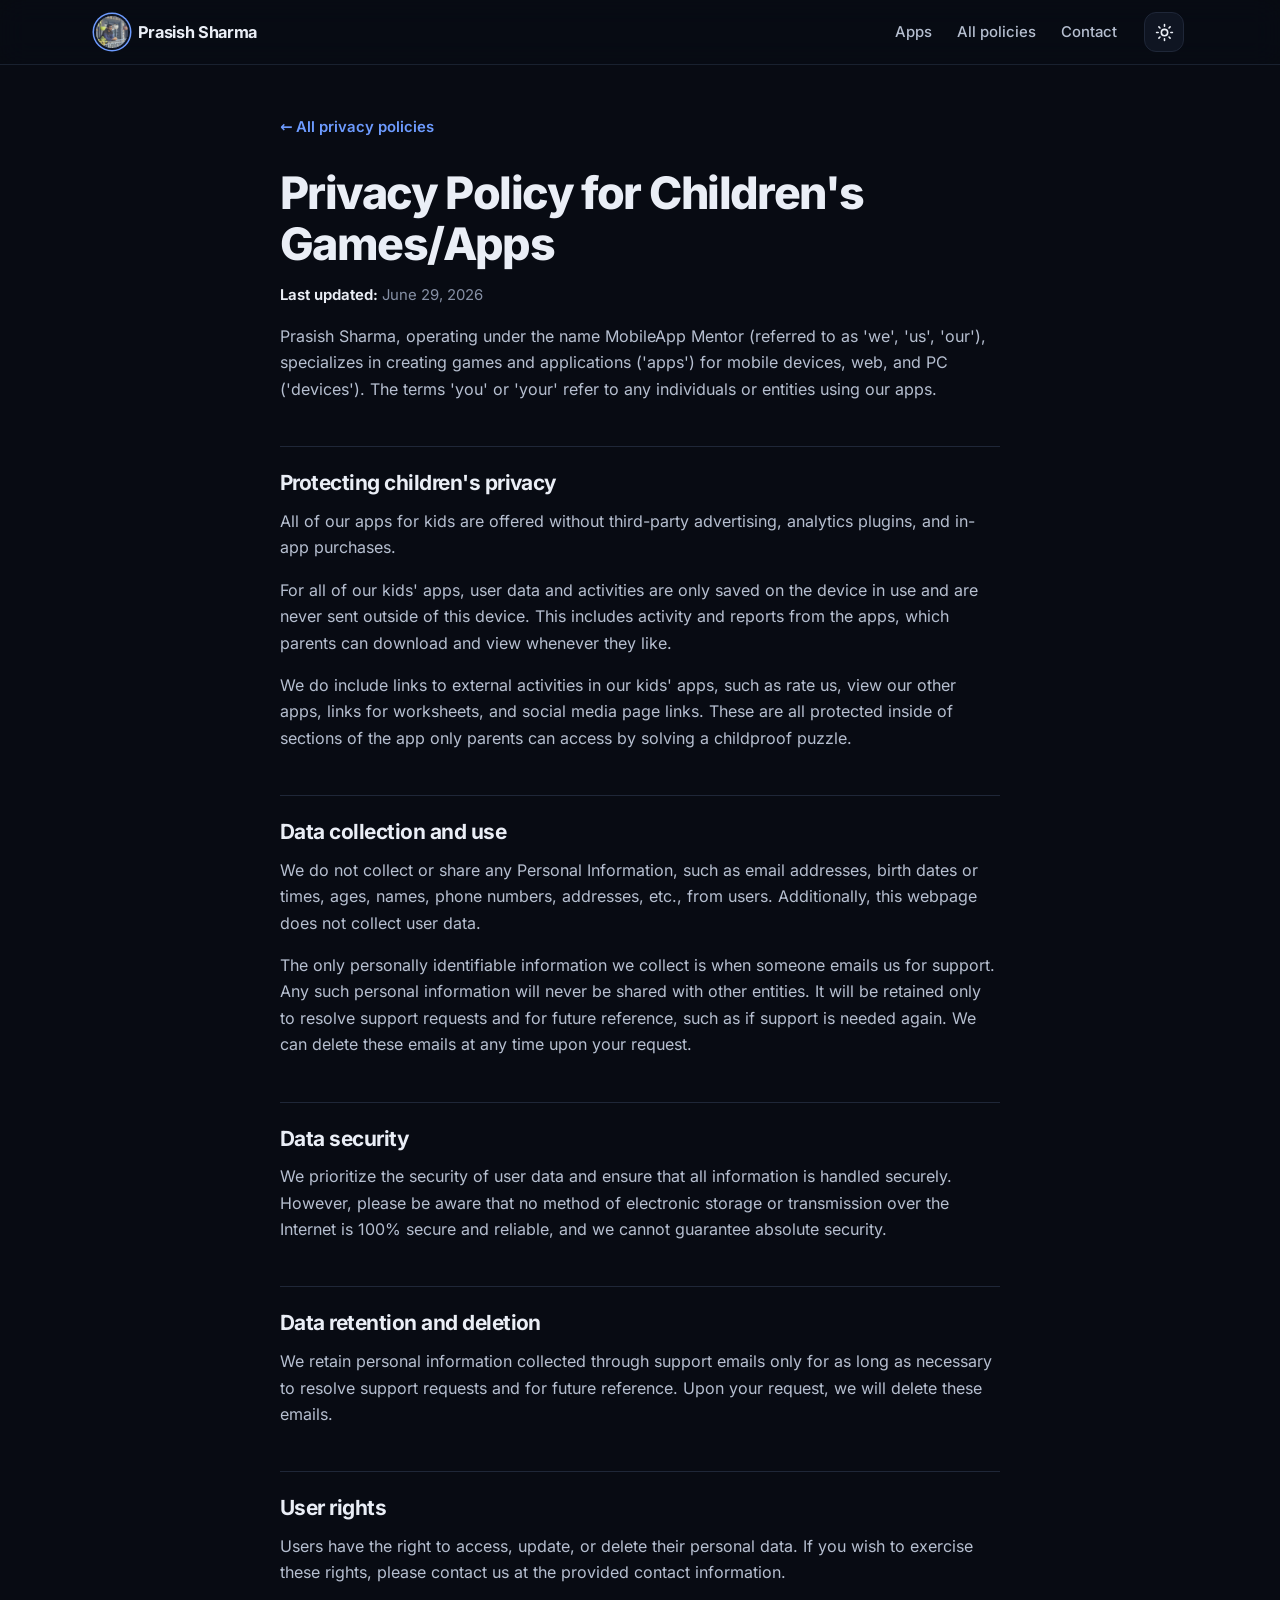
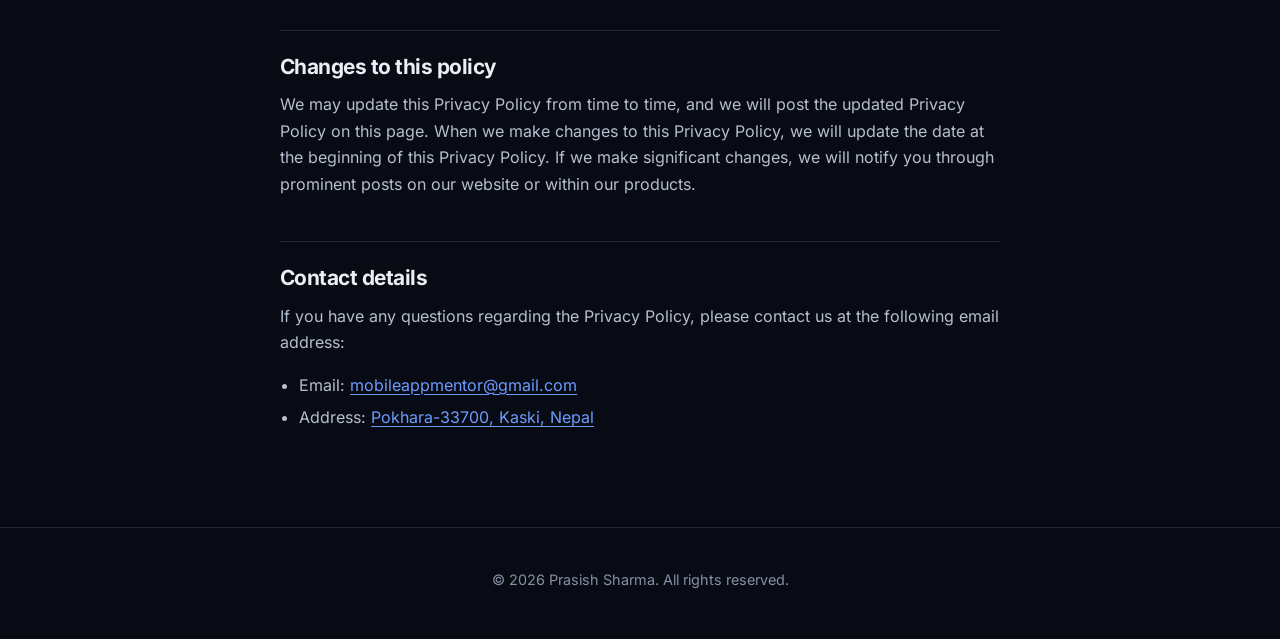
<file: privacy-policy-kids/index.html>
<!DOCTYPE html>
<html lang="en">
<head>
  <meta charset="utf-8">
  <meta name="viewport" content="width=device-width, initial-scale=1">
  <meta name="color-scheme" content="dark light">
  <meta http-equiv="Content-Security-Policy" content="default-src 'none'; script-src 'self'; style-src 'self'; img-src 'self'; font-src 'self'; base-uri 'none'; form-action 'none'; require-trusted-types-for 'script'; trusted-types 'none'; upgrade-insecure-requests">
  <meta name="referrer" content="strict-origin-when-cross-origin">
  <title>Children's Privacy — MobileApp Mentor</title>
  <meta name="description" content="Privacy policy for children's games and apps published by MobileApp Mentor (Prasish Sharma).">
  <link rel="canonical" href="https://prasishsharma.com.np/privacy-policy-kids/">
  <link rel="icon" href="../assets/img/favicon.ico">
  <link rel="stylesheet" href="../assets/css/site.css">
  <script src="../assets/js/theme.js"></script>
  <script src="../assets/js/site.js" defer></script>
</head>
<body>
  <a class="skip" href="#main">Skip to content</a>
  <header class="site-header">
    <div class="wrap">
      <a class="brand" href="../index.html"><img src="../assets/img/prasish-sharma.jpg" alt="" width="30" height="30">Prasish Sharma</a>
      <nav class="nav" aria-label="Main">
        <a href="../index.html#apps">Apps</a>
        <a href="../index.html#privacy">All policies</a>
        <a href="../index.html#contact">Contact</a>
      </nav>
      <button class="theme-toggle" type="button" aria-label="Toggle colour theme">
        <svg class="moon" viewBox="0 0 24 24" fill="none" stroke="currentColor" stroke-width="2" stroke-linecap="round" stroke-linejoin="round" aria-hidden="true"><path d="M21 12.8A9 9 0 1 1 11.2 3a7 7 0 0 0 9.8 9.8z"/></svg>
        <svg class="sun" viewBox="0 0 24 24" fill="none" stroke="currentColor" stroke-width="2" stroke-linecap="round" aria-hidden="true"><circle cx="12" cy="12" r="4"/><path d="M12 2v2M12 20v2M4.9 4.9l1.4 1.4M17.7 17.7l1.4 1.4M2 12h2M20 12h2M4.9 19.1l1.4-1.4M17.7 6.3l1.4-1.4"/></svg>
      </button>
    </div>
  </header>

  <main id="main" class="doc">
    <a class="back" href="../index.html#privacy">← All privacy policies</a>
    <h1>Privacy Policy for Children's Games/Apps</h1>
    <p class="meta"><strong>Last updated:</strong> June 29, 2026</p>

    <p>Prasish Sharma, operating under the name MobileApp Mentor (referred to as 'we', 'us', 'our'), specializes in creating games and applications ('apps') for mobile devices, web, and PC ('devices'). The terms 'you' or 'your' refer to any individuals or entities using our apps.</p>

    <h2>Protecting children's privacy</h2>
    <p>All of our apps for kids are offered without third-party advertising, analytics plugins, and in-app purchases.</p>
    <p>For all of our kids' apps, user data and activities are only saved on the device in use and are never sent outside of this device. This includes activity and reports from the apps, which parents can download and view whenever they like.</p>
    <p>We do include links to external activities in our kids' apps, such as rate us, view our other apps, links for worksheets, and social media page links. These are all protected inside of sections of the app only parents can access by solving a childproof puzzle.</p>

    <h2>Data collection and use</h2>
    <p>We do not collect or share any Personal Information, such as email addresses, birth dates or times, ages, names, phone numbers, addresses, etc., from users. Additionally, this webpage does not collect user data.</p>
    <p>The only personally identifiable information we collect is when someone emails us for support. Any such personal information will never be shared with other entities. It will be retained only to resolve support requests and for future reference, such as if support is needed again. We can delete these emails at any time upon your request.</p>

    <h2>Data security</h2>
    <p>We prioritize the security of user data and ensure that all information is handled securely. However, please be aware that no method of electronic storage or transmission over the Internet is 100% secure and reliable, and we cannot guarantee absolute security.</p>

    <h2>Data retention and deletion</h2>
    <p>We retain personal information collected through support emails only for as long as necessary to resolve support requests and for future reference. Upon your request, we will delete these emails.</p>

    <h2>User rights</h2>
    <p>Users have the right to access, update, or delete their personal data. If you wish to exercise these rights, please contact us at the provided contact information.</p>

    <h2>Changes to this policy</h2>
    <p>We may update this Privacy Policy from time to time, and we will post the updated Privacy Policy on this page. When we make changes to this Privacy Policy, we will update the date at the beginning of this Privacy Policy. If we make significant changes, we will notify you through prominent posts on our website or within our products.</p>

    <h2>Contact details</h2>
    <p>If you have any questions regarding the Privacy Policy, please contact us at the following email address:</p>
    <ul>
      <li>Email: <a class="mail" data-u="mobileappmentor" data-d="gmail.com">mobileappmentor [at] gmail.com</a></li>
      <li>Address: <a href="https://www.google.com/maps?q=Pokhara-33700,Kaski,Nepal" target="_blank" rel="noopener noreferrer">Pokhara-33700, Kaski, Nepal</a></li>
    </ul>
  </main>

  <footer class="site-footer">
    <div class="wrap">
      <span>© <span id="year">2026</span> Prasish Sharma. All rights reserved.</span>
    </div>
  </footer>
</body>
</html>
</file>
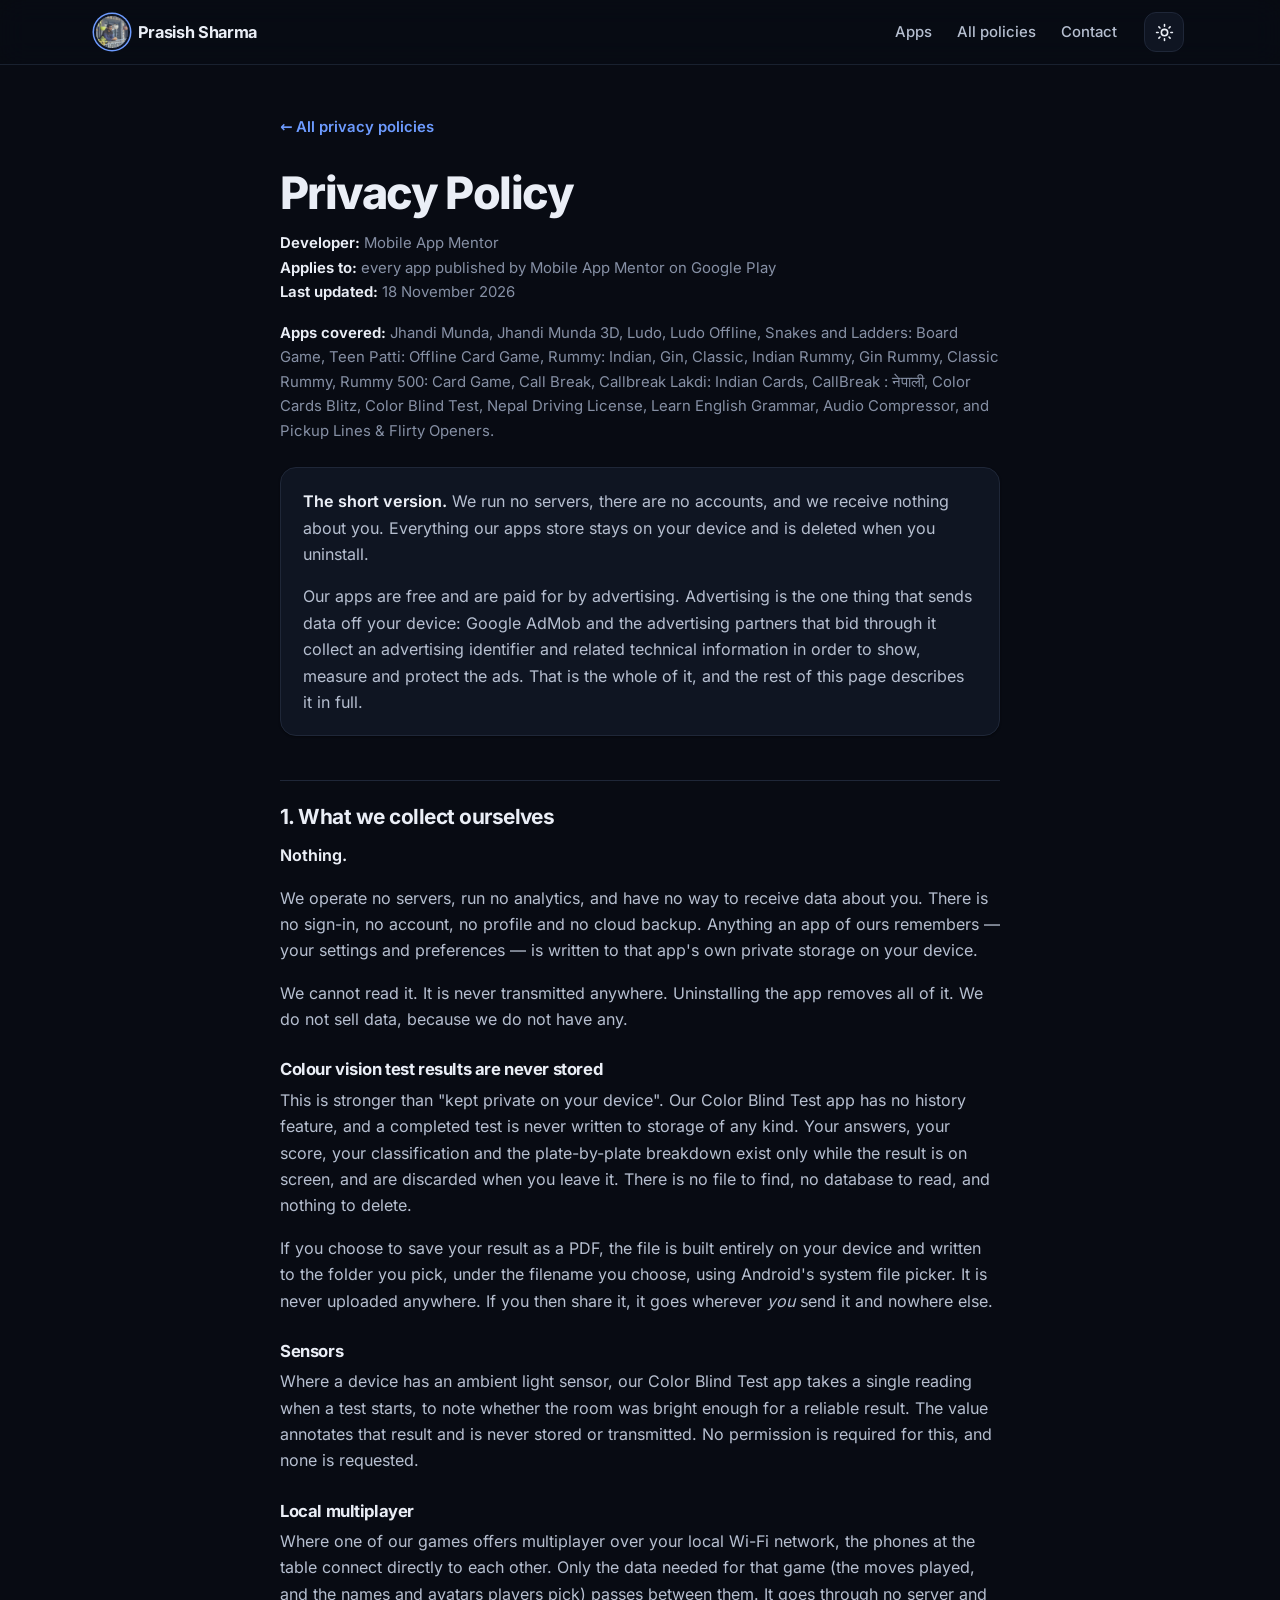
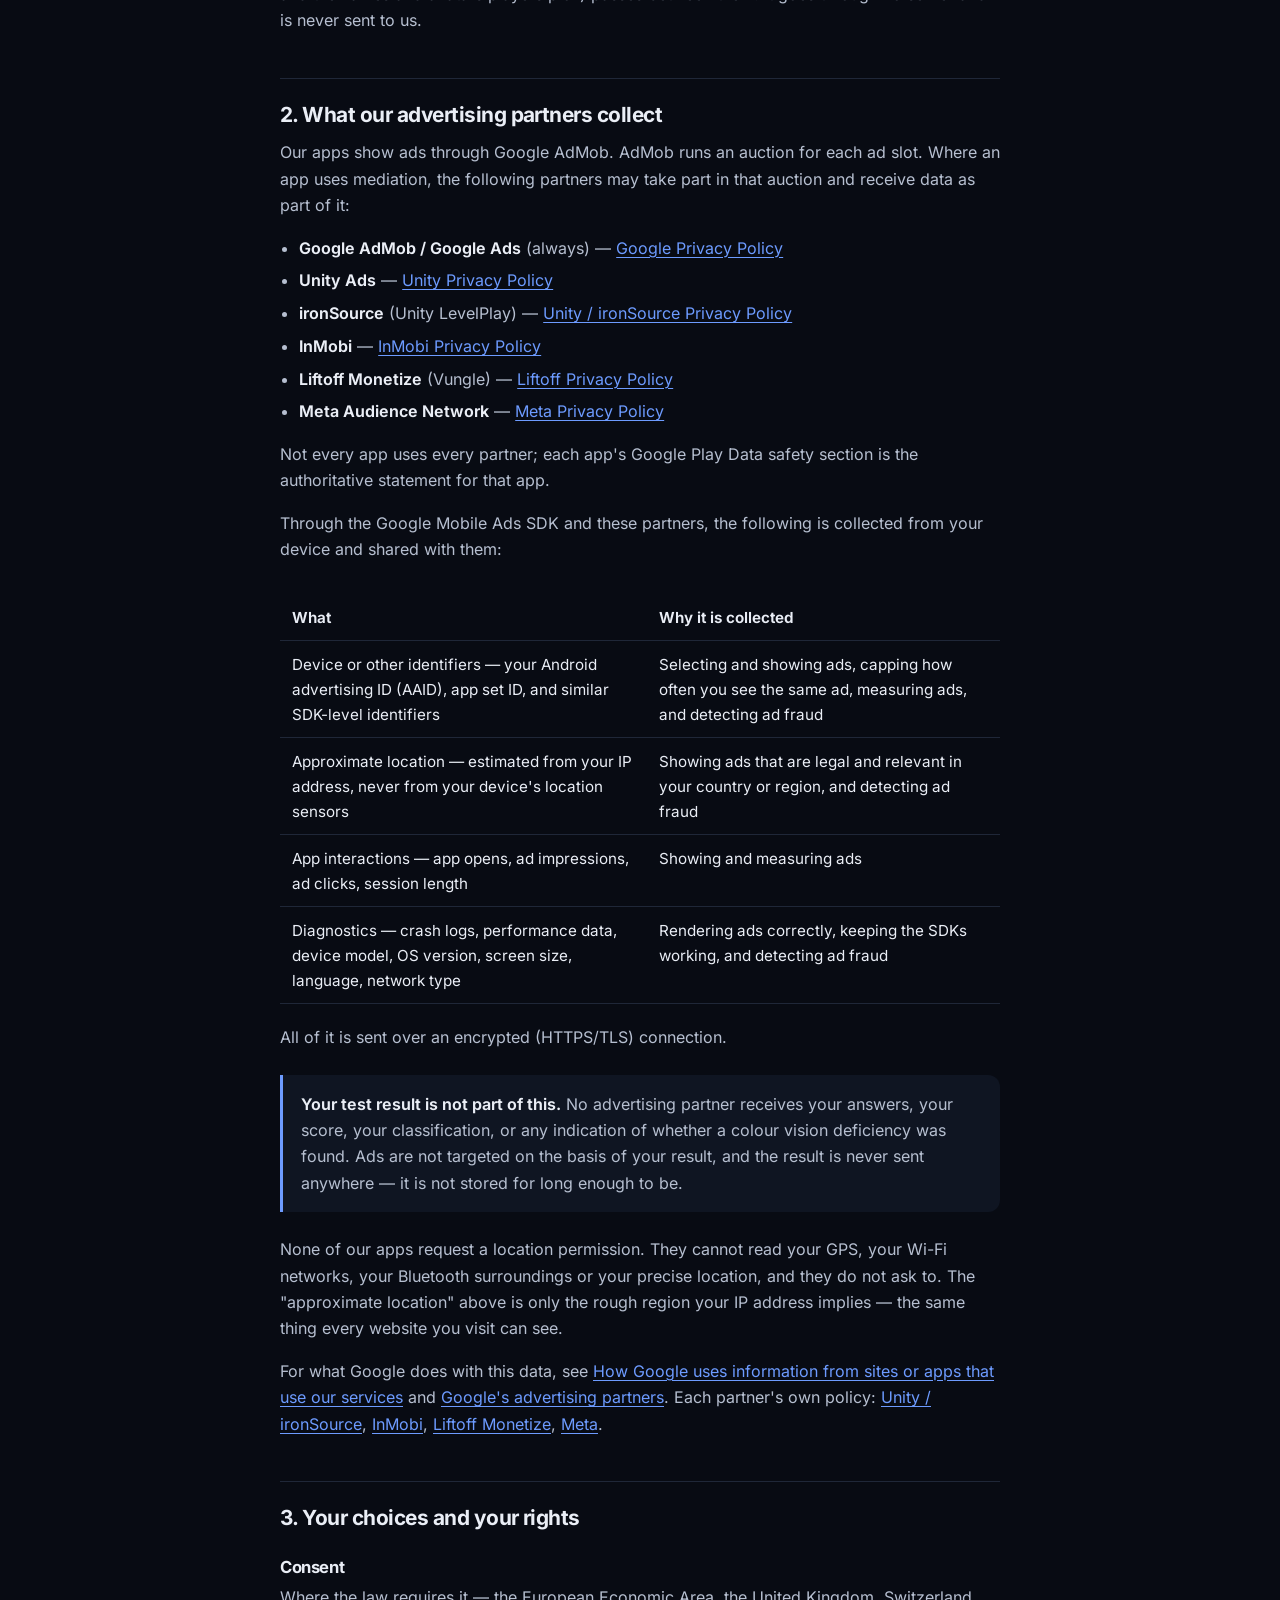
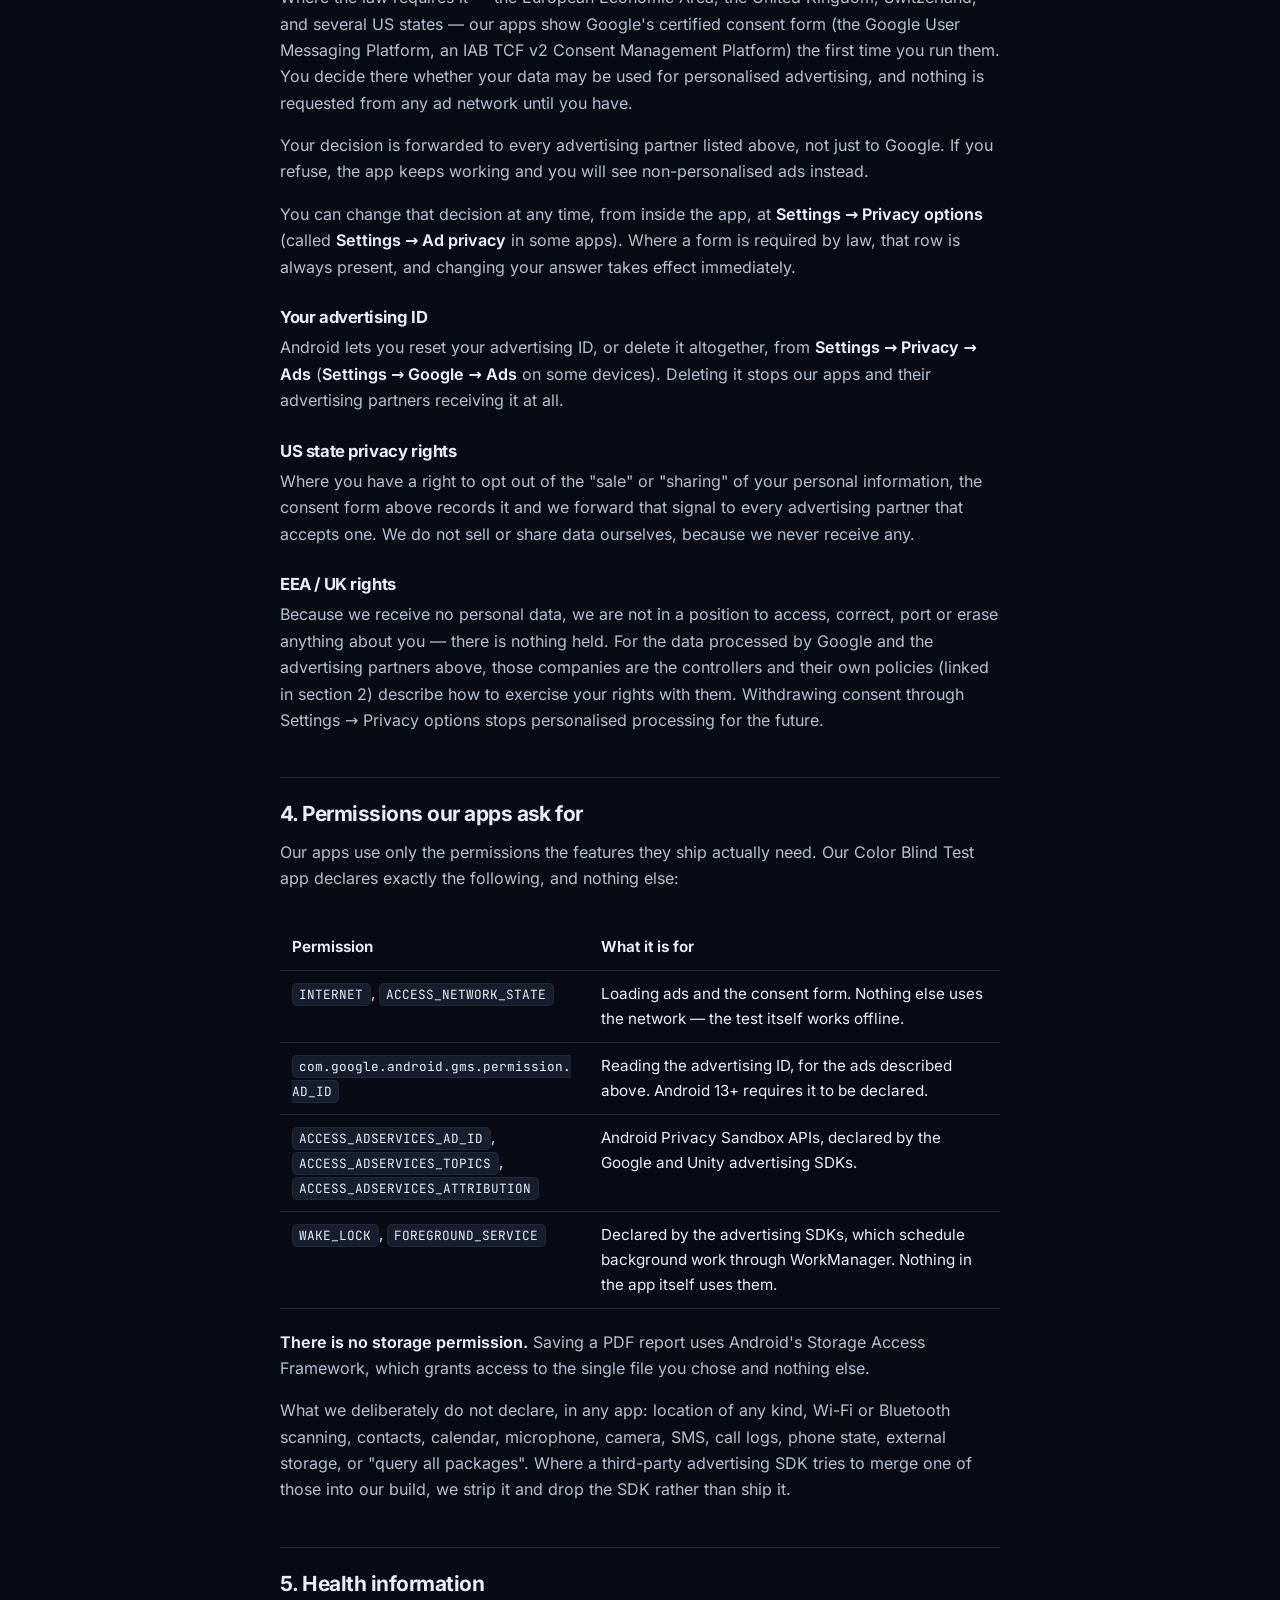
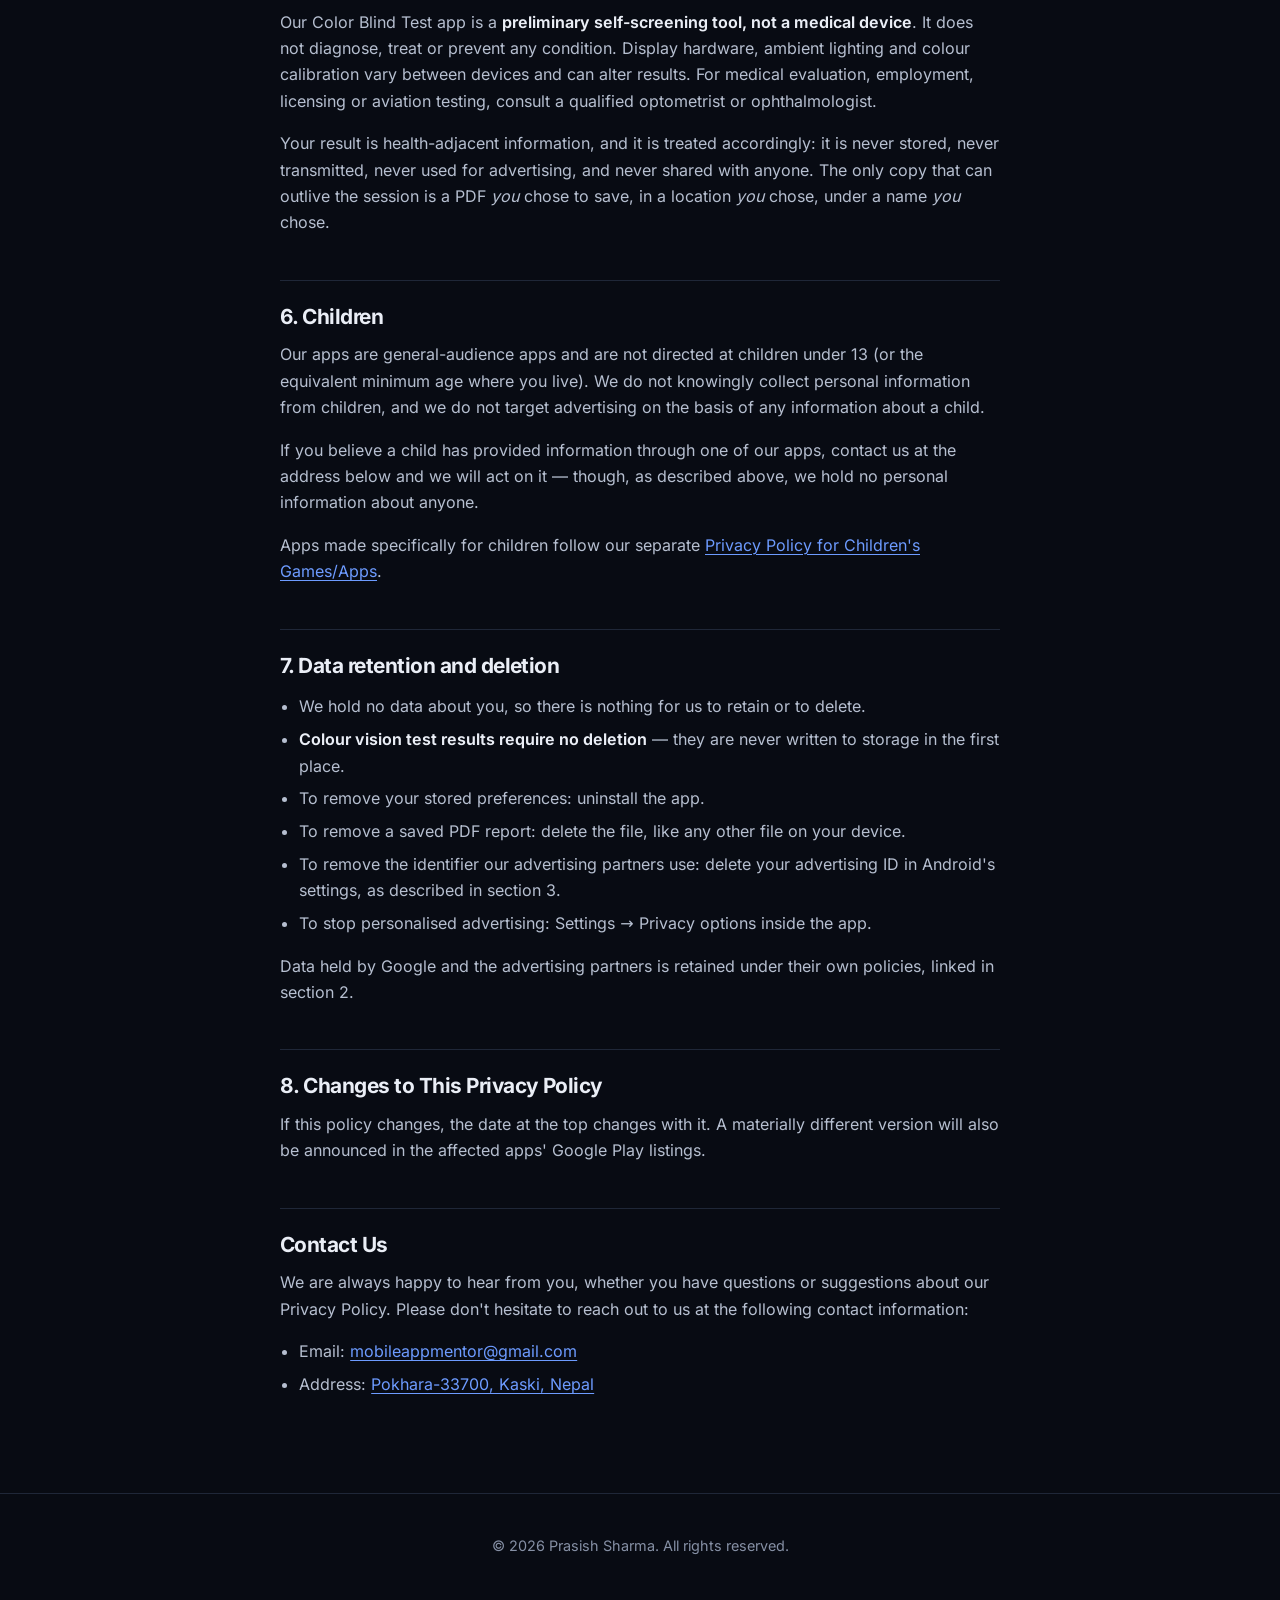
<file: privacy-policy/index.html>
<!DOCTYPE html>
<html lang="en">
<head>
  <meta charset="utf-8">
  <meta name="viewport" content="width=device-width, initial-scale=1">
  <meta name="color-scheme" content="dark light">
  <meta http-equiv="Content-Security-Policy" content="default-src 'none'; script-src 'self'; style-src 'self'; img-src 'self'; font-src 'self'; base-uri 'none'; form-action 'none'; require-trusted-types-for 'script'; trusted-types 'none'; upgrade-insecure-requests">
  <meta name="referrer" content="strict-origin-when-cross-origin">
  <title>Privacy Policy — MobileApp Mentor</title>
  <meta name="description" content="Privacy policy for every app published by MobileApp Mentor (Prasish Sharma) on Google Play.">
  <link rel="canonical" href="https://prasishsharma.com.np/privacy-policy/">
  <link rel="icon" href="../assets/img/favicon.ico">
  <link rel="stylesheet" href="../assets/css/site.css">
  <script src="../assets/js/theme.js"></script>
  <script src="../assets/js/site.js" defer></script>
</head>
<body>
  <a class="skip" href="#main">Skip to content</a>
  <header class="site-header">
    <div class="wrap">
      <a class="brand" href="../index.html"><img src="../assets/img/prasish-sharma.jpg" alt="" width="30" height="30">Prasish Sharma</a>
      <nav class="nav" aria-label="Main">
        <a href="../index.html#apps">Apps</a>
        <a href="../index.html#privacy">All policies</a>
        <a href="../index.html#contact">Contact</a>
      </nav>
      <button class="theme-toggle" type="button" aria-label="Toggle colour theme">
        <svg class="moon" viewBox="0 0 24 24" fill="none" stroke="currentColor" stroke-width="2" stroke-linecap="round" stroke-linejoin="round" aria-hidden="true"><path d="M21 12.8A9 9 0 1 1 11.2 3a7 7 0 0 0 9.8 9.8z"/></svg>
        <svg class="sun" viewBox="0 0 24 24" fill="none" stroke="currentColor" stroke-width="2" stroke-linecap="round" aria-hidden="true"><circle cx="12" cy="12" r="4"/><path d="M12 2v2M12 20v2M4.9 4.9l1.4 1.4M17.7 17.7l1.4 1.4M2 12h2M20 12h2M4.9 19.1l1.4-1.4M17.7 6.3l1.4-1.4"/></svg>
      </button>
    </div>
  </header>

  <main id="main" class="doc">
    <a class="back" href="../index.html#privacy">← All privacy policies</a>
    <h1>Privacy Policy</h1>

    <p class="meta"><strong>Developer:</strong> Mobile App Mentor<br>
    <strong>Applies to:</strong> every app published by Mobile App Mentor on Google Play<br>
    <strong>Last updated:</strong> 18 November 2026</p>

    <p class="meta"><strong>Apps covered:</strong> Jhandi Munda, Jhandi Munda 3D, Ludo, Ludo Offline, Snakes and Ladders: Board Game, Teen Patti: Offline Card Game, Rummy: Indian, Gin, Classic, Indian Rummy, Gin Rummy, Classic Rummy, Rummy 500: Card Game, Call Break, Callbreak Lakdi: Indian Cards, <span lang="ne">CallBreak : नेपाली</span>, Color Cards Blitz, Color Blind Test, Nepal Driving License, Learn English Grammar, Audio Compressor, and Pickup Lines &amp; Flirty Openers.</p>

    <div class="lede-box">
      <p><strong>The short version.</strong> We run no servers, there are no accounts, and we receive nothing about you. Everything our apps store stays on your device and is deleted when you uninstall.</p>
      <p>Our apps are free and are paid for by advertising. Advertising is the one thing that sends data off your device: Google AdMob and the advertising partners that bid through it collect an advertising identifier and related technical information in order to show, measure and protect the ads. That is the whole of it, and the rest of this page describes it in full.</p>
    </div>

    <h2>1. What we collect ourselves</h2>
    <p><strong>Nothing.</strong></p>
    <p>We operate no servers, run no analytics, and have no way to receive data about you. There is no sign-in, no account, no profile and no cloud backup. Anything an app of ours remembers — your settings and preferences — is written to that app's own private storage on your device.</p>
    <p>We cannot read it. It is never transmitted anywhere. Uninstalling the app removes all of it. We do not sell data, because we do not have any.</p>

    <h3>Colour vision test results are never stored</h3>
    <p>This is stronger than "kept private on your device". Our Color Blind Test app has no history feature, and a completed test is never written to storage of any kind. Your answers, your score, your classification and the plate-by-plate breakdown exist only while the result is on screen, and are discarded when you leave it. There is no file to find, no database to read, and nothing to delete.</p>
    <p>If you choose to save your result as a PDF, the file is built entirely on your device and written to the folder you pick, under the filename you choose, using Android's system file picker. It is never uploaded anywhere. If you then share it, it goes wherever <em>you</em> send it and nowhere else.</p>

    <h3>Sensors</h3>
    <p>Where a device has an ambient light sensor, our Color Blind Test app takes a single reading when a test starts, to note whether the room was bright enough for a reliable result. The value annotates that result and is never stored or transmitted. No permission is required for this, and none is requested.</p>

        <h3>Local multiplayer</h3>
        <p>Where one of our games offers multiplayer over your local Wi-Fi network, the phones at the table connect directly to each other. Only the data needed for that game (the moves played, and the names and avatars players pick) passes between them. It goes through no server and is never sent to us.</p>

        <h2 id="partners">2. What our advertising partners collect</h2>
    <p>Our apps show ads through Google AdMob. AdMob runs an auction for each ad slot. Where an app uses mediation, the following partners may take part in that auction and receive data as part of it:</p>
    <ul>
      <li><strong>Google AdMob / Google Ads</strong> (always) — <a href="https://policies.google.com/privacy" target="_blank" rel="noopener noreferrer">Google Privacy Policy</a></li>
      <li><strong>Unity Ads</strong> — <a href="https://unity.com/legal/game-player-and-app-user-privacy-policy" target="_blank" rel="noopener noreferrer">Unity Privacy Policy</a></li>
      <li><strong>ironSource</strong> (Unity LevelPlay) — <a href="https://unity.com/legal/privacy-policy" target="_blank" rel="noopener noreferrer">Unity / ironSource Privacy Policy</a></li>
      <li><strong>InMobi</strong> — <a href="https://advertising.inmobi.com/privacy-policy" target="_blank" rel="noopener noreferrer">InMobi Privacy Policy</a></li>
      <li><strong>Liftoff Monetize</strong> (Vungle) — <a href="https://liftoff.ai/privacy-policy/" target="_blank" rel="noopener noreferrer">Liftoff Privacy Policy</a></li>
      <li><strong>Meta Audience Network</strong> — <a href="https://www.facebook.com/privacy/policy/" target="_blank" rel="noopener noreferrer">Meta Privacy Policy</a></li>
    </ul>
    <p>Not every app uses every partner; each app's Google Play Data safety section is the authoritative statement for that app.</p>

    <p>Through the Google Mobile Ads SDK and these partners, the following is collected from your device and shared with them:</p>
    <div class="scroller">
      <table>
        <tr><th>What</th><th>Why it is collected</th></tr>
        <tr>
          <td>Device or other identifiers — your Android advertising ID (AAID), app set ID, and similar SDK-level identifiers</td>
          <td>Selecting and showing ads, capping how often you see the same ad, measuring ads, and detecting ad fraud</td>
        </tr>
        <tr>
          <td>Approximate location — estimated from your IP address, never from your device's location sensors</td>
          <td>Showing ads that are legal and relevant in your country or region, and detecting ad fraud</td>
        </tr>
        <tr>
          <td>App interactions — app opens, ad impressions, ad clicks, session length</td>
          <td>Showing and measuring ads</td>
        </tr>
        <tr>
          <td>Diagnostics — crash logs, performance data, device model, OS version, screen size, language, network type</td>
          <td>Rendering ads correctly, keeping the SDKs working, and detecting ad fraud</td>
        </tr>
      </table>
    </div>

    <p>All of it is sent over an encrypted (HTTPS/TLS) connection.</p>

    <div class="note">
      <p><strong>Your test result is not part of this.</strong> No advertising partner receives your answers, your score, your classification, or any indication of whether a colour vision deficiency was found. Ads are not targeted on the basis of your result, and the result is never sent anywhere — it is not stored for long enough to be.</p>
    </div>

    <p>None of our apps request a location permission. They cannot read your GPS, your Wi-Fi networks, your Bluetooth surroundings or your precise location, and they do not ask to. The "approximate location" above is only the rough region your IP address implies — the same thing every website you visit can see.</p>

    <p>For what Google does with this data, see <a href="https://policies.google.com/technologies/partner-sites" target="_blank" rel="noopener noreferrer">How Google uses information from sites or apps that use our services</a> and <a href="https://support.google.com/admob/answer/9012903" target="_blank" rel="noopener noreferrer">Google's advertising partners</a>. Each partner's own policy: <a href="https://unity.com/legal/privacy-policy" target="_blank" rel="noopener noreferrer">Unity / ironSource</a>, <a href="https://advertising.inmobi.com/privacy-policy" target="_blank" rel="noopener noreferrer">InMobi</a>, <a href="https://liftoff.ai/privacy-policy/" target="_blank" rel="noopener noreferrer">Liftoff Monetize</a>, <a href="https://www.facebook.com/privacy/policy/" target="_blank" rel="noopener noreferrer">Meta</a>.</p>

    <h2>3. Your choices and your rights</h2>

    <h3>Consent</h3>
    <p>Where the law requires it — the European Economic Area, the United Kingdom, Switzerland, and several US states — our apps show Google's certified consent form (the Google User Messaging Platform, an IAB TCF v2 Consent Management Platform) the first time you run them. You decide there whether your data may be used for personalised advertising, and nothing is requested from any ad network until you have.</p>
    <p>Your decision is forwarded to every advertising partner listed above, not just to Google. If you refuse, the app keeps working and you will see non-personalised ads instead.</p>
    <p>You can change that decision at any time, from inside the app, at <strong>Settings → Privacy options</strong> (called <strong>Settings → Ad privacy</strong> in some apps). Where a form is required by law, that row is always present, and changing your answer takes effect immediately.</p>

    <h3>Your advertising ID</h3>
    <p>Android lets you reset your advertising ID, or delete it altogether, from <strong>Settings → Privacy → Ads</strong> (<strong>Settings → Google → Ads</strong> on some devices). Deleting it stops our apps and their advertising partners receiving it at all.</p>

    <h3>US state privacy rights</h3>
    <p>Where you have a right to opt out of the "sale" or "sharing" of your personal information, the consent form above records it and we forward that signal to every advertising partner that accepts one. We do not sell or share data ourselves, because we never receive any.</p>

    <h3>EEA / UK rights</h3>
    <p>Because we receive no personal data, we are not in a position to access, correct, port or erase anything about you — there is nothing held. For the data processed by Google and the advertising partners above, those companies are the controllers and their own policies (linked in section 2) describe how to exercise your rights with them. Withdrawing consent through Settings → Privacy options stops personalised processing for the future.</p>

    <h2>4. Permissions our apps ask for</h2>
    <p>Our apps use only the permissions the features they ship actually need. Our Color Blind Test app declares exactly the following, and nothing else:</p>

    <div class="scroller">
      <table>
        <tr><th>Permission</th><th>What it is for</th></tr>
        <tr>
          <td><code>INTERNET</code>, <code>ACCESS_NETWORK_STATE</code></td>
          <td>Loading ads and the consent form. Nothing else uses the network — the test itself works offline.</td>
        </tr>
        <tr>
          <td><code>com.google.android.gms.permission.AD_ID</code></td>
          <td>Reading the advertising ID, for the ads described above. Android 13+ requires it to be declared.</td>
        </tr>
        <tr>
          <td><code>ACCESS_ADSERVICES_AD_ID</code>, <code>ACCESS_ADSERVICES_TOPICS</code>, <code>ACCESS_ADSERVICES_ATTRIBUTION</code></td>
          <td>Android Privacy Sandbox APIs, declared by the Google and Unity advertising SDKs.</td>
        </tr>
        <tr>
          <td><code>WAKE_LOCK</code>, <code>FOREGROUND_SERVICE</code></td>
          <td>Declared by the advertising SDKs, which schedule background work through WorkManager. Nothing in the app itself uses them.</td>
        </tr>
      </table>
    </div>

    <p><strong>There is no storage permission.</strong> Saving a PDF report uses Android's Storage Access Framework, which grants access to the single file you chose and nothing else.</p>

    <p>What we deliberately do not declare, in any app: location of any kind, Wi-Fi or Bluetooth scanning, contacts, calendar, microphone, camera, SMS, call logs, phone state, external storage, or "query all packages". Where a third-party advertising SDK tries to merge one of those into our build, we strip it and drop the SDK rather than ship it.</p>

    <h2>5. Health information</h2>
    <p>Our Color Blind Test app is a <strong>preliminary self-screening tool, not a medical device</strong>. It does not diagnose, treat or prevent any condition. Display hardware, ambient lighting and colour calibration vary between devices and can alter results. For medical evaluation, employment, licensing or aviation testing, consult a qualified optometrist or ophthalmologist.</p>
    <p>Your result is health-adjacent information, and it is treated accordingly: it is never stored, never transmitted, never used for advertising, and never shared with anyone. The only copy that can outlive the session is a PDF <em>you</em> chose to save, in a location <em>you</em> chose, under a name <em>you</em> chose.</p>

    <h2>6. Children</h2>
    <p>Our apps are general-audience apps and are not directed at children under 13 (or the equivalent minimum age where you live). We do not knowingly collect personal information from children, and we do not target advertising on the basis of any information about a child.</p>
    <p>If you believe a child has provided information through one of our apps, contact us at the address below and we will act on it — though, as described above, we hold no personal information about anyone.</p>
    <p>Apps made specifically for children follow our separate <a href="../privacy-policy-kids/index.html">Privacy Policy for Children's Games/Apps</a>.</p>

    <h2>7. Data retention and deletion</h2>
    <ul>
      <li>We hold no data about you, so there is nothing for us to retain or to delete.</li>
      <li><strong>Colour vision test results require no deletion</strong> — they are never written to storage in the first place.</li>
      <li>To remove your stored preferences: uninstall the app.</li>
      <li>To remove a saved PDF report: delete the file, like any other file on your device.</li>
      <li>To remove the identifier our advertising partners use: delete your advertising ID in Android's settings, as described in section 3.</li>
      <li>To stop personalised advertising: Settings → Privacy options inside the app.</li>
    </ul>
    <p>Data held by Google and the advertising partners is retained under their own policies, linked in section 2.</p>

    <h2>8. Changes to This Privacy Policy</h2>
    <p>If this policy changes, the date at the top changes with it. A materially different version will also be announced in the affected apps' Google Play listings.</p>

    <h2>Contact Us</h2>
    <p>We are always happy to hear from you, whether you have questions or suggestions about our Privacy Policy. Please don't hesitate to reach out to us at the following contact information:</p>
    <ul>
      <li>Email: <a class="mail" data-u="mobileappmentor" data-d="gmail.com">mobileappmentor [at] gmail.com</a></li>
      <li>Address: <a href="https://www.google.com/maps?q=Pokhara-33700,Kaski,Nepal" target="_blank" rel="noopener noreferrer">Pokhara-33700, Kaski, Nepal</a></li>
    </ul>
  </main>

  <footer class="site-footer">
    <div class="wrap">
      <span>© <span id="year">2026</span> Prasish Sharma. All rights reserved.</span>
    </div>
  </footer>
</body>
</html>
</file>
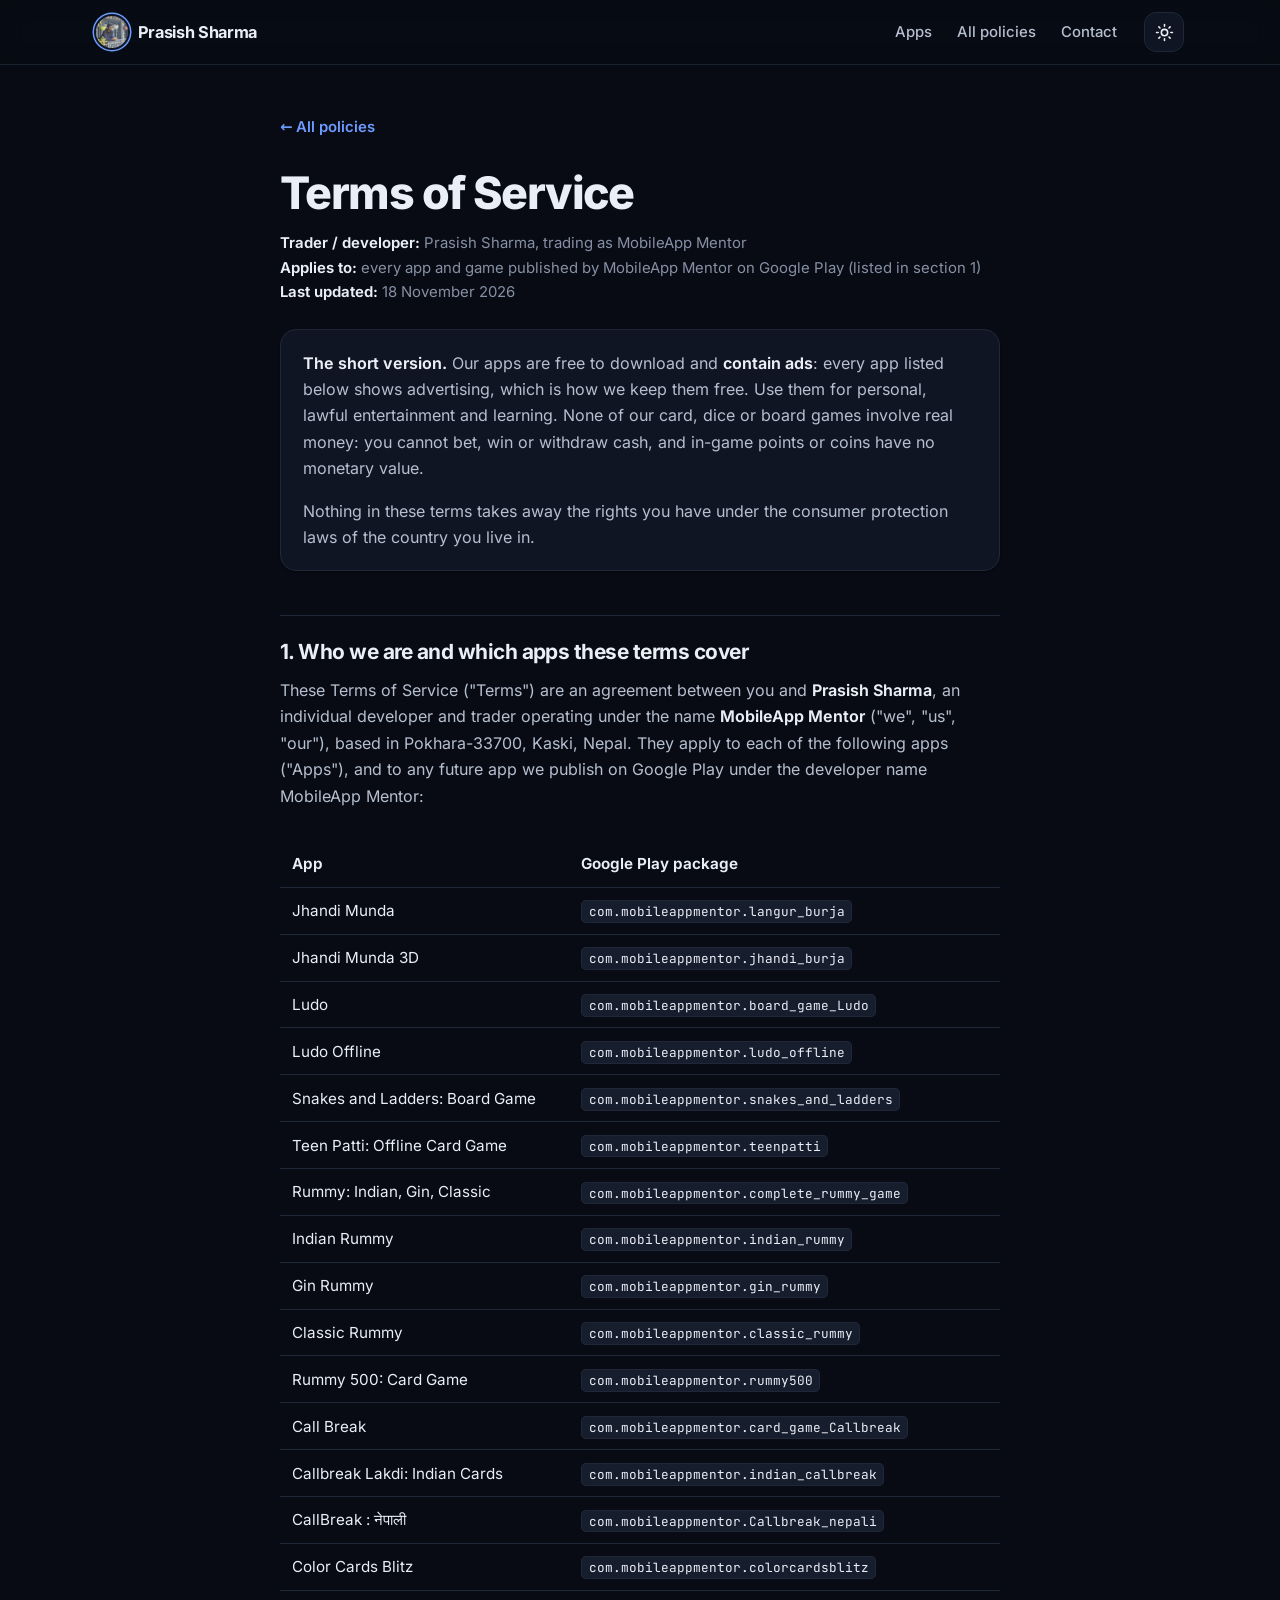
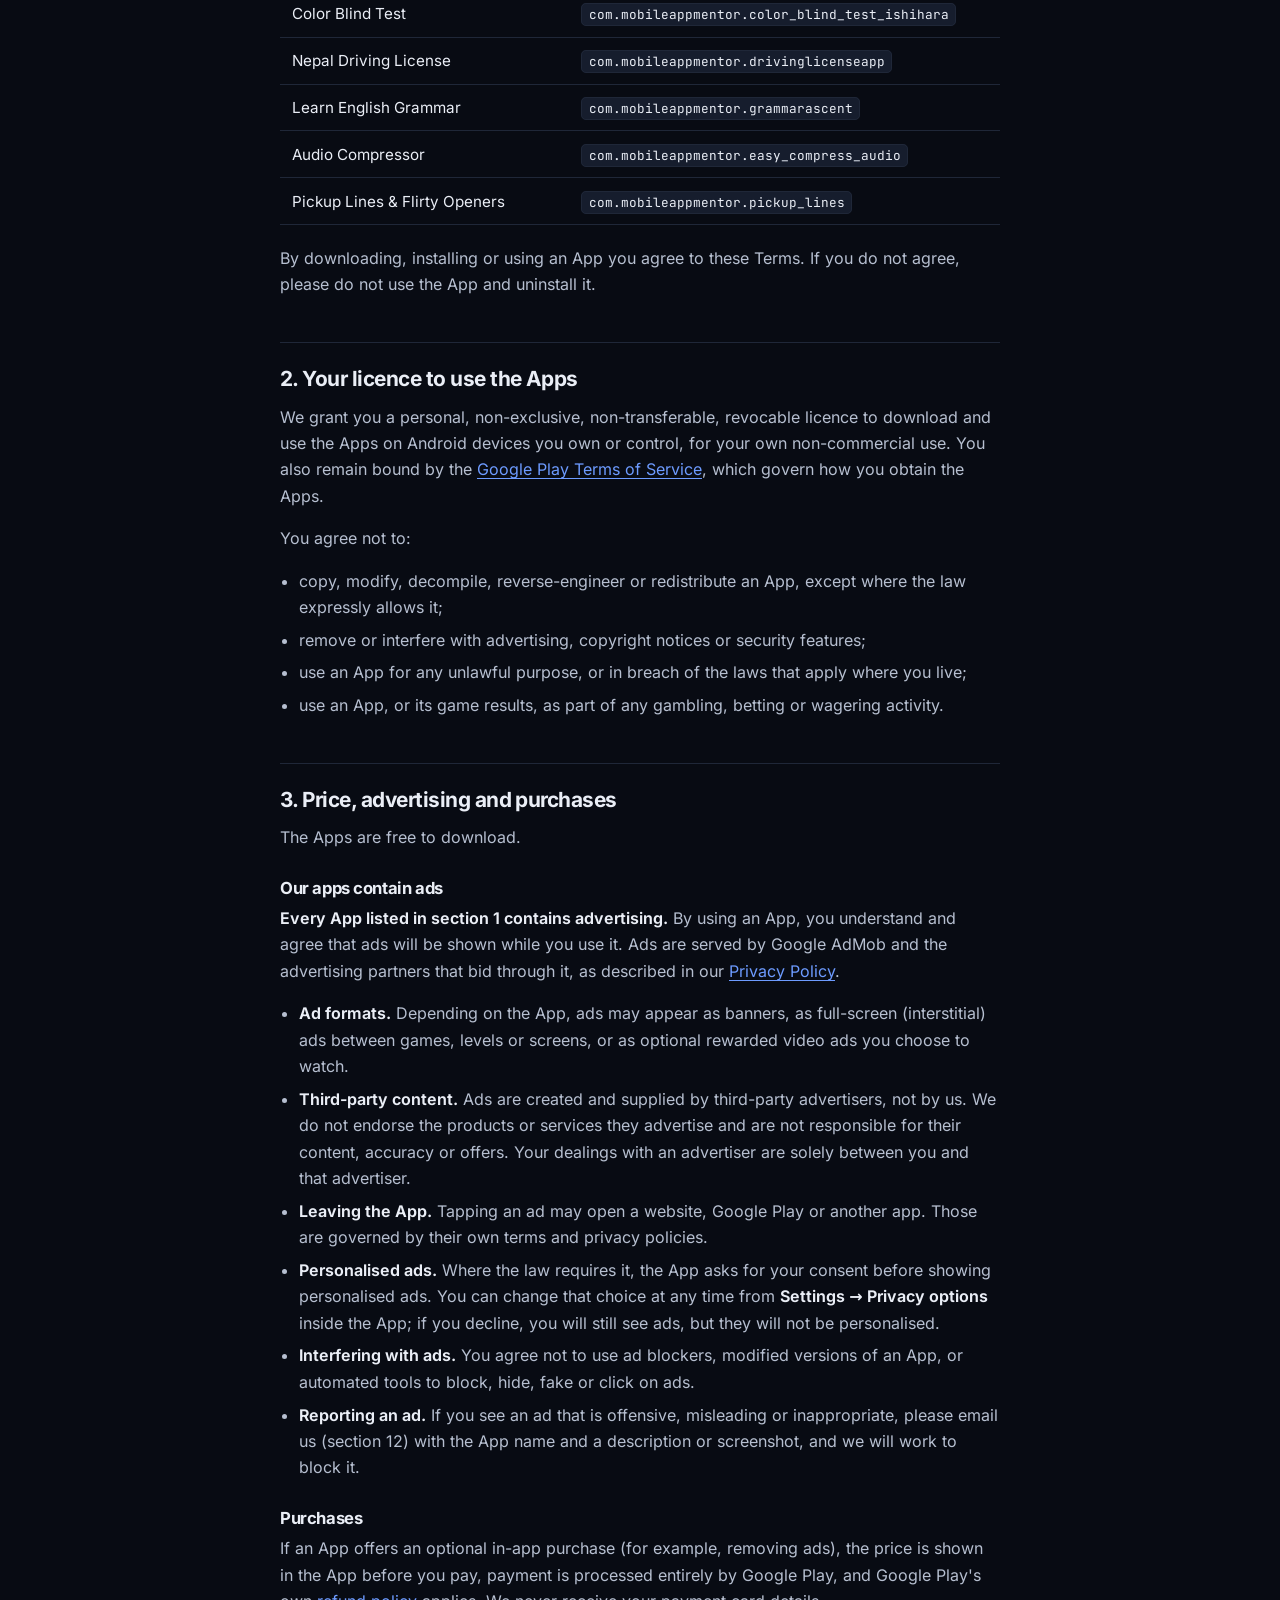
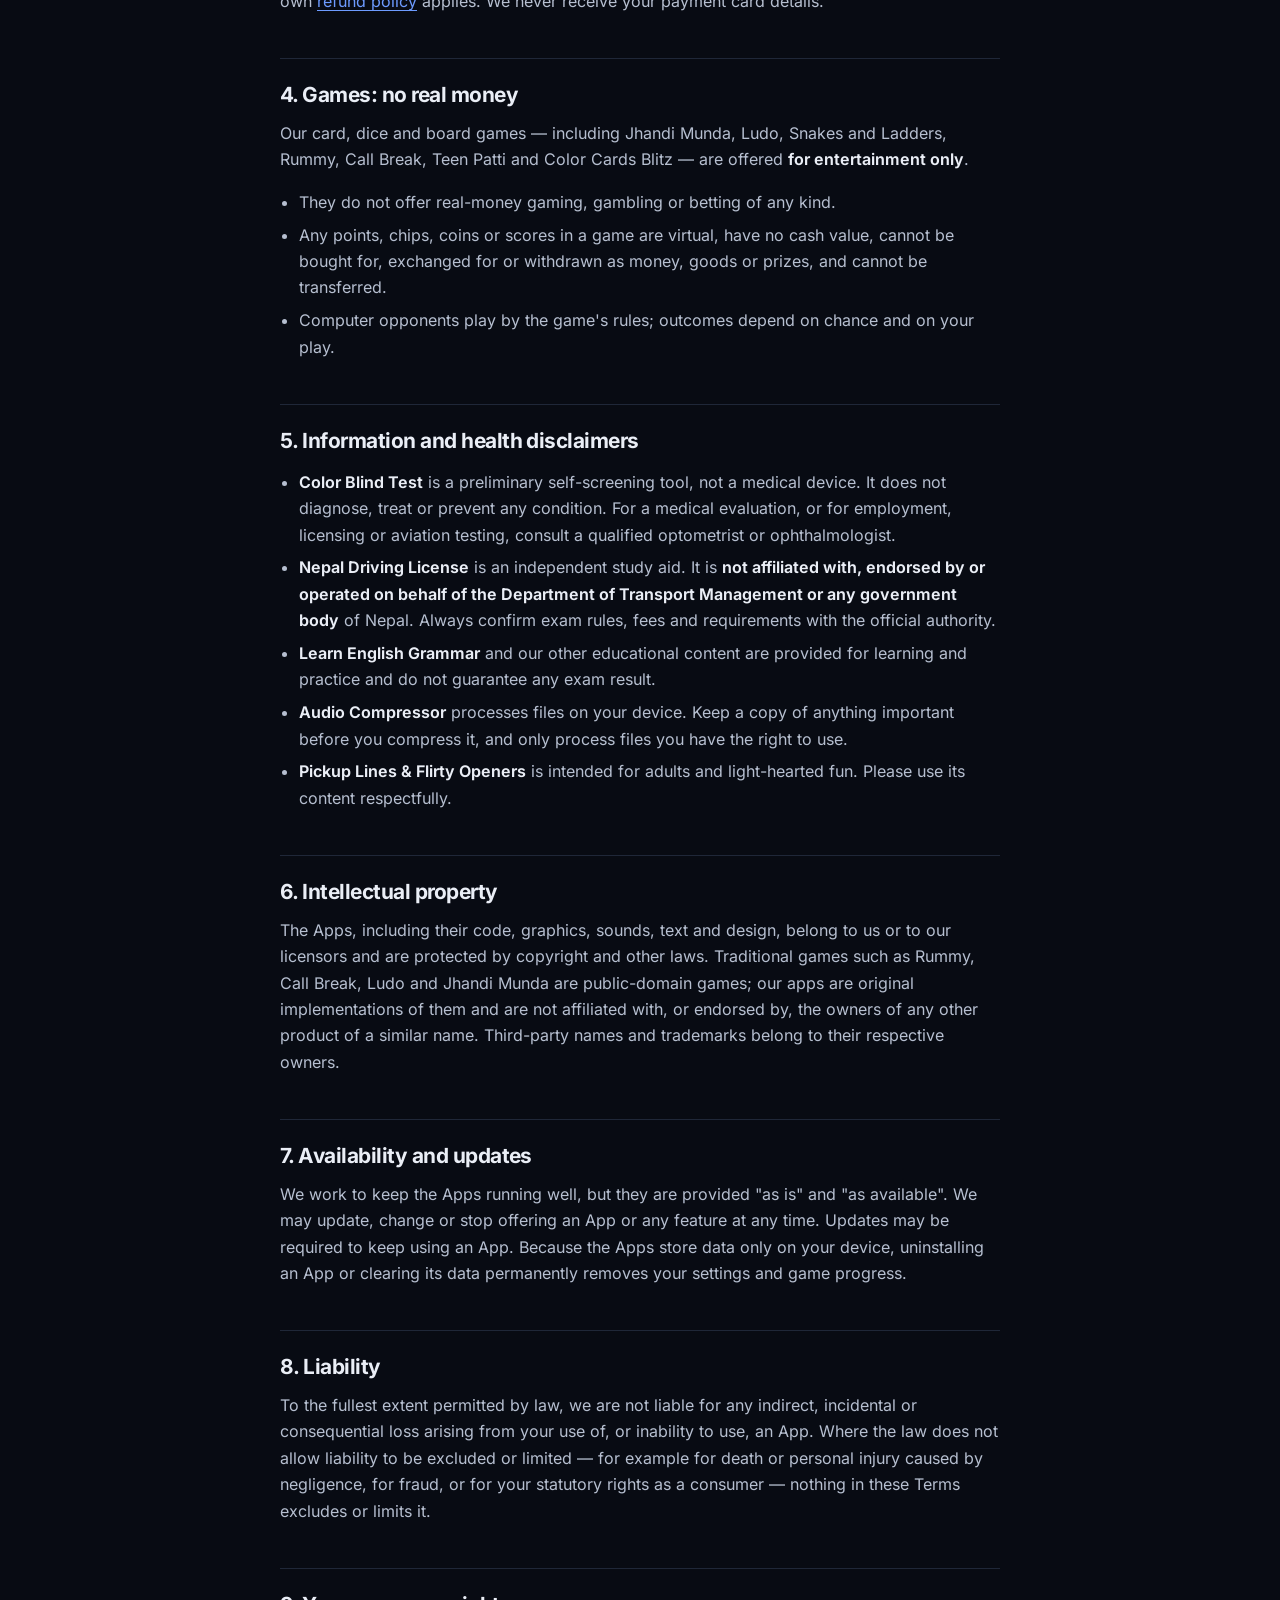
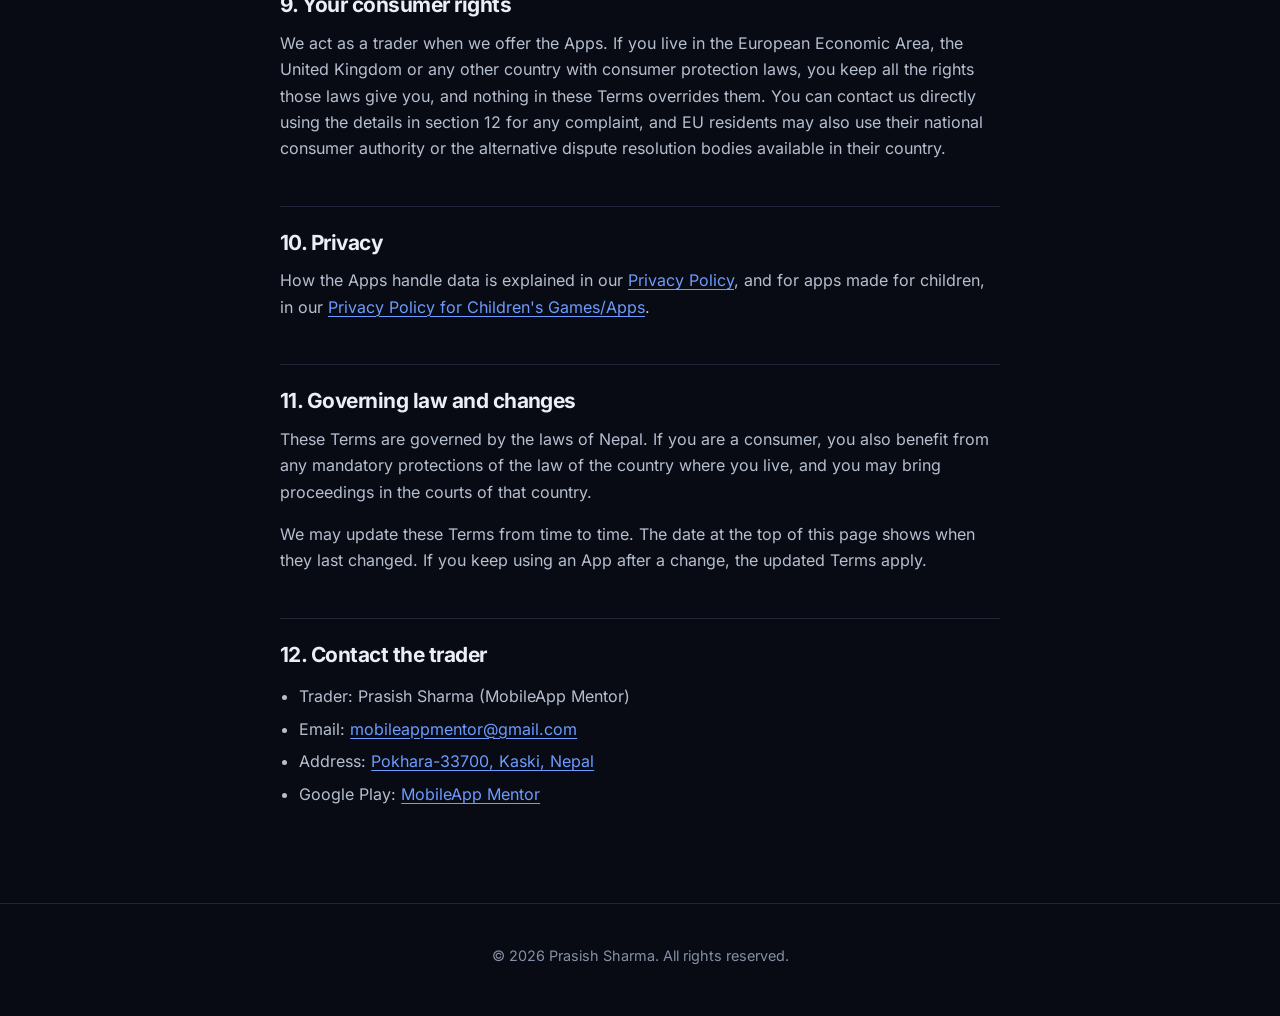
<file: terms/index.html>
<!DOCTYPE html>
<html lang="en">
<head>
  <meta charset="utf-8">
  <meta name="viewport" content="width=device-width, initial-scale=1">
  <meta name="color-scheme" content="dark light">
  <meta http-equiv="Content-Security-Policy" content="default-src 'none'; script-src 'self'; style-src 'self'; img-src 'self'; font-src 'self'; base-uri 'none'; form-action 'none'; require-trusted-types-for 'script'; trusted-types 'none'; upgrade-insecure-requests">
  <meta name="referrer" content="strict-origin-when-cross-origin">
  <title>Terms of Service — MobileApp Mentor</title>
  <meta name="description" content="Terms of Service for every app and game published by MobileApp Mentor (Prasish Sharma) on Google Play.">
  <link rel="canonical" href="https://prasishsharma.com.np/terms/">
  <link rel="icon" href="../assets/img/favicon.ico">
  <link rel="stylesheet" href="../assets/css/site.css">
  <script src="../assets/js/theme.js"></script>
  <script src="../assets/js/site.js" defer></script>
</head>
<body>
  <a class="skip" href="#main">Skip to content</a>
  <header class="site-header">
    <div class="wrap">
      <a class="brand" href="../index.html"><img src="../assets/img/prasish-sharma.jpg" alt="" width="30" height="30">Prasish Sharma</a>
      <nav class="nav" aria-label="Main">
        <a href="../index.html#apps">Apps</a>
        <a href="../index.html#privacy">All policies</a>
        <a href="../index.html#contact">Contact</a>
      </nav>
      <button class="theme-toggle" type="button" aria-label="Toggle colour theme">
        <svg class="moon" viewBox="0 0 24 24" fill="none" stroke="currentColor" stroke-width="2" stroke-linecap="round" stroke-linejoin="round" aria-hidden="true"><path d="M21 12.8A9 9 0 1 1 11.2 3a7 7 0 0 0 9.8 9.8z"/></svg>
        <svg class="sun" viewBox="0 0 24 24" fill="none" stroke="currentColor" stroke-width="2" stroke-linecap="round" aria-hidden="true"><circle cx="12" cy="12" r="4"/><path d="M12 2v2M12 20v2M4.9 4.9l1.4 1.4M17.7 17.7l1.4 1.4M2 12h2M20 12h2M4.9 19.1l1.4-1.4M17.7 6.3l1.4-1.4"/></svg>
      </button>
    </div>
  </header>

  <main id="main" class="doc">
    <a class="back" href="../index.html#privacy">← All policies</a>
    <h1>Terms of Service</h1>

    <p class="meta"><strong>Trader / developer:</strong> Prasish Sharma, trading as MobileApp Mentor<br>
    <strong>Applies to:</strong> every app and game published by MobileApp Mentor on Google Play (listed in section 1)<br>
    <strong>Last updated:</strong> 18 November 2026</p>

    <div class="lede-box">
      <p><strong>The short version.</strong> Our apps are free to download and <strong>contain ads</strong>: every app listed below shows advertising, which is how we keep them free. Use them for personal, lawful entertainment and learning. None of our card, dice or board games involve real money: you cannot bet, win or withdraw cash, and in-game points or coins have no monetary value.</p>
      <p>Nothing in these terms takes away the rights you have under the consumer protection laws of the country you live in.</p>
    </div>

    <h2 id="apps">1. Who we are and which apps these terms cover</h2>
    <p>These Terms of Service ("Terms") are an agreement between you and <strong>Prasish Sharma</strong>, an individual developer and trader operating under the name <strong>MobileApp Mentor</strong> ("we", "us", "our"), based in Pokhara-33700, Kaski, Nepal. They apply to each of the following apps ("Apps"), and to any future app we publish on Google Play under the developer name MobileApp Mentor:</p>
    <div class="scroller">
      <table>
        <tr><th>App</th><th>Google Play package</th></tr>
        <tr><td>Jhandi Munda</td><td><code>com.mobileappmentor.langur_burja</code></td></tr>
        <tr><td>Jhandi Munda 3D</td><td><code>com.mobileappmentor.jhandi_burja</code></td></tr>
        <tr><td>Ludo</td><td><code>com.mobileappmentor.board_game_Ludo</code></td></tr>
        <tr><td>Ludo Offline</td><td><code>com.mobileappmentor.ludo_offline</code></td></tr>
        <tr><td>Snakes and Ladders: Board Game</td><td><code>com.mobileappmentor.snakes_and_ladders</code></td></tr>
        <tr><td>Teen Patti: Offline Card Game</td><td><code>com.mobileappmentor.teenpatti</code></td></tr>
        <tr><td>Rummy: Indian, Gin, Classic</td><td><code>com.mobileappmentor.complete_rummy_game</code></td></tr>
        <tr><td>Indian Rummy</td><td><code>com.mobileappmentor.indian_rummy</code></td></tr>
        <tr><td>Gin Rummy</td><td><code>com.mobileappmentor.gin_rummy</code></td></tr>
        <tr><td>Classic Rummy</td><td><code>com.mobileappmentor.classic_rummy</code></td></tr>
        <tr><td>Rummy 500: Card Game</td><td><code>com.mobileappmentor.rummy500</code></td></tr>
        <tr><td>Call Break</td><td><code>com.mobileappmentor.card_game_Callbreak</code></td></tr>
        <tr><td>Callbreak Lakdi: Indian Cards</td><td><code>com.mobileappmentor.indian_callbreak</code></td></tr>
        <tr><td lang="ne">CallBreak : नेपाली</td><td><code>com.mobileappmentor.Callbreak_nepali</code></td></tr>
        <tr><td>Color Cards Blitz</td><td><code>com.mobileappmentor.colorcardsblitz</code></td></tr>
        <tr><td>Color Blind Test</td><td><code>com.mobileappmentor.color_blind_test_ishihara</code></td></tr>
        <tr><td>Nepal Driving License</td><td><code>com.mobileappmentor.drivinglicenseapp</code></td></tr>
        <tr><td>Learn English Grammar</td><td><code>com.mobileappmentor.grammarascent</code></td></tr>
        <tr><td>Audio Compressor</td><td><code>com.mobileappmentor.easy_compress_audio</code></td></tr>
        <tr><td>Pickup Lines &amp; Flirty Openers</td><td><code>com.mobileappmentor.pickup_lines</code></td></tr>
      </table>
    </div>
    <p>By downloading, installing or using an App you agree to these Terms. If you do not agree, please do not use the App and uninstall it.</p>

    <h2>2. Your licence to use the Apps</h2>
    <p>We grant you a personal, non-exclusive, non-transferable, revocable licence to download and use the Apps on Android devices you own or control, for your own non-commercial use. You also remain bound by the <a href="https://play.google.com/about/play-terms/" target="_blank" rel="noopener noreferrer">Google Play Terms of Service</a>, which govern how you obtain the Apps.</p>
    <p>You agree not to:</p>
    <ul>
      <li>copy, modify, decompile, reverse-engineer or redistribute an App, except where the law expressly allows it;</li>
      <li>remove or interfere with advertising, copyright notices or security features;</li>
      <li>use an App for any unlawful purpose, or in breach of the laws that apply where you live;</li>
      <li>use an App, or its game results, as part of any gambling, betting or wagering activity.</li>
    </ul>

    <h2 id="ads">3. Price, advertising and purchases</h2>
    <p>The Apps are free to download.</p>

    <h3>Our apps contain ads</h3>
    <p><strong>Every App listed in section 1 contains advertising.</strong> By using an App, you understand and agree that ads will be shown while you use it. Ads are served by Google AdMob and the advertising partners that bid through it, as described in our <a href="../privacy-policy/index.html#partners">Privacy Policy</a>.</p>
    <ul>
      <li><strong>Ad formats.</strong> Depending on the App, ads may appear as banners, as full-screen (interstitial) ads between games, levels or screens, or as optional rewarded video ads you choose to watch.</li>
      <li><strong>Third-party content.</strong> Ads are created and supplied by third-party advertisers, not by us. We do not endorse the products or services they advertise and are not responsible for their content, accuracy or offers. Your dealings with an advertiser are solely between you and that advertiser.</li>
      <li><strong>Leaving the App.</strong> Tapping an ad may open a website, Google Play or another app. Those are governed by their own terms and privacy policies.</li>
      <li><strong>Personalised ads.</strong> Where the law requires it, the App asks for your consent before showing personalised ads. You can change that choice at any time from <strong>Settings → Privacy options</strong> inside the App; if you decline, you will still see ads, but they will not be personalised.</li>
      <li><strong>Interfering with ads.</strong> You agree not to use ad blockers, modified versions of an App, or automated tools to block, hide, fake or click on ads.</li>
      <li><strong>Reporting an ad.</strong> If you see an ad that is offensive, misleading or inappropriate, please email us (section 12) with the App name and a description or screenshot, and we will work to block it.</li>
    </ul>

    <h3>Purchases</h3>
    <p>If an App offers an optional in-app purchase (for example, removing ads), the price is shown in the App before you pay, payment is processed entirely by Google Play, and Google Play's own <a href="https://support.google.com/googleplay/answer/2479637" target="_blank" rel="noopener noreferrer">refund policy</a> applies. We never receive your payment card details.</p>

    <h2>4. Games: no real money</h2>
    <p>Our card, dice and board games — including Jhandi Munda, Ludo, Snakes and Ladders, Rummy, Call Break, Teen Patti and Color Cards Blitz — are offered <strong>for entertainment only</strong>.</p>
    <ul>
      <li>They do not offer real-money gaming, gambling or betting of any kind.</li>
      <li>Any points, chips, coins or scores in a game are virtual, have no cash value, cannot be bought for, exchanged for or withdrawn as money, goods or prizes, and cannot be transferred.</li>
      <li>Computer opponents play by the game's rules; outcomes depend on chance and on your play.</li>
    </ul>

    <h2>5. Information and health disclaimers</h2>
    <ul>
      <li><strong>Color Blind Test</strong> is a preliminary self-screening tool, not a medical device. It does not diagnose, treat or prevent any condition. For a medical evaluation, or for employment, licensing or aviation testing, consult a qualified optometrist or ophthalmologist.</li>
      <li><strong>Nepal Driving License</strong> is an independent study aid. It is <strong>not affiliated with, endorsed by or operated on behalf of the Department of Transport Management or any government body</strong> of Nepal. Always confirm exam rules, fees and requirements with the official authority.</li>
      <li><strong>Learn English Grammar</strong> and our other educational content are provided for learning and practice and do not guarantee any exam result.</li>
      <li><strong>Audio Compressor</strong> processes files on your device. Keep a copy of anything important before you compress it, and only process files you have the right to use.</li>
      <li><strong>Pickup Lines &amp; Flirty Openers</strong> is intended for adults and light-hearted fun. Please use its content respectfully.</li>
    </ul>

    <h2>6. Intellectual property</h2>
    <p>The Apps, including their code, graphics, sounds, text and design, belong to us or to our licensors and are protected by copyright and other laws. Traditional games such as Rummy, Call Break, Ludo and Jhandi Munda are public-domain games; our apps are original implementations of them and are not affiliated with, or endorsed by, the owners of any other product of a similar name. Third-party names and trademarks belong to their respective owners.</p>

    <h2>7. Availability and updates</h2>
    <p>We work to keep the Apps running well, but they are provided "as is" and "as available". We may update, change or stop offering an App or any feature at any time. Updates may be required to keep using an App. Because the Apps store data only on your device, uninstalling an App or clearing its data permanently removes your settings and game progress.</p>

    <h2>8. Liability</h2>
    <p>To the fullest extent permitted by law, we are not liable for any indirect, incidental or consequential loss arising from your use of, or inability to use, an App. Where the law does not allow liability to be excluded or limited — for example for death or personal injury caused by negligence, for fraud, or for your statutory rights as a consumer — nothing in these Terms excludes or limits it.</p>

    <h2>9. Your consumer rights</h2>
    <p>We act as a trader when we offer the Apps. If you live in the European Economic Area, the United Kingdom or any other country with consumer protection laws, you keep all the rights those laws give you, and nothing in these Terms overrides them. You can contact us directly using the details in section 12 for any complaint, and EU residents may also use their national consumer authority or the alternative dispute resolution bodies available in their country.</p>

    <h2>10. Privacy</h2>
    <p>How the Apps handle data is explained in our <a href="../privacy-policy/index.html">Privacy Policy</a>, and for apps made for children, in our <a href="../privacy-policy-kids/index.html">Privacy Policy for Children's Games/Apps</a>.</p>

    <h2>11. Governing law and changes</h2>
    <p>These Terms are governed by the laws of Nepal. If you are a consumer, you also benefit from any mandatory protections of the law of the country where you live, and you may bring proceedings in the courts of that country.</p>
    <p>We may update these Terms from time to time. The date at the top of this page shows when they last changed. If you keep using an App after a change, the updated Terms apply.</p>

    <h2 id="contact">12. Contact the trader</h2>
    <ul>
      <li>Trader: Prasish Sharma (MobileApp Mentor)</li>
      <li>Email: <a class="mail" data-u="mobileappmentor" data-d="gmail.com">mobileappmentor [at] gmail.com</a></li>
      <li>Address: <a href="https://www.google.com/maps?q=Pokhara-33700,Kaski,Nepal" target="_blank" rel="noopener noreferrer">Pokhara-33700, Kaski, Nepal</a></li>
      <li>Google Play: <a href="https://play.google.com/store/apps/dev?id=7166690102659924412" target="_blank" rel="noopener noreferrer">MobileApp Mentor</a></li>
    </ul>
  </main>

  <footer class="site-footer">
    <div class="wrap">
      <span>© <span id="year">2026</span> Prasish Sharma. All rights reserved.</span>
    </div>
  </footer>
</body>
</html>
</file>
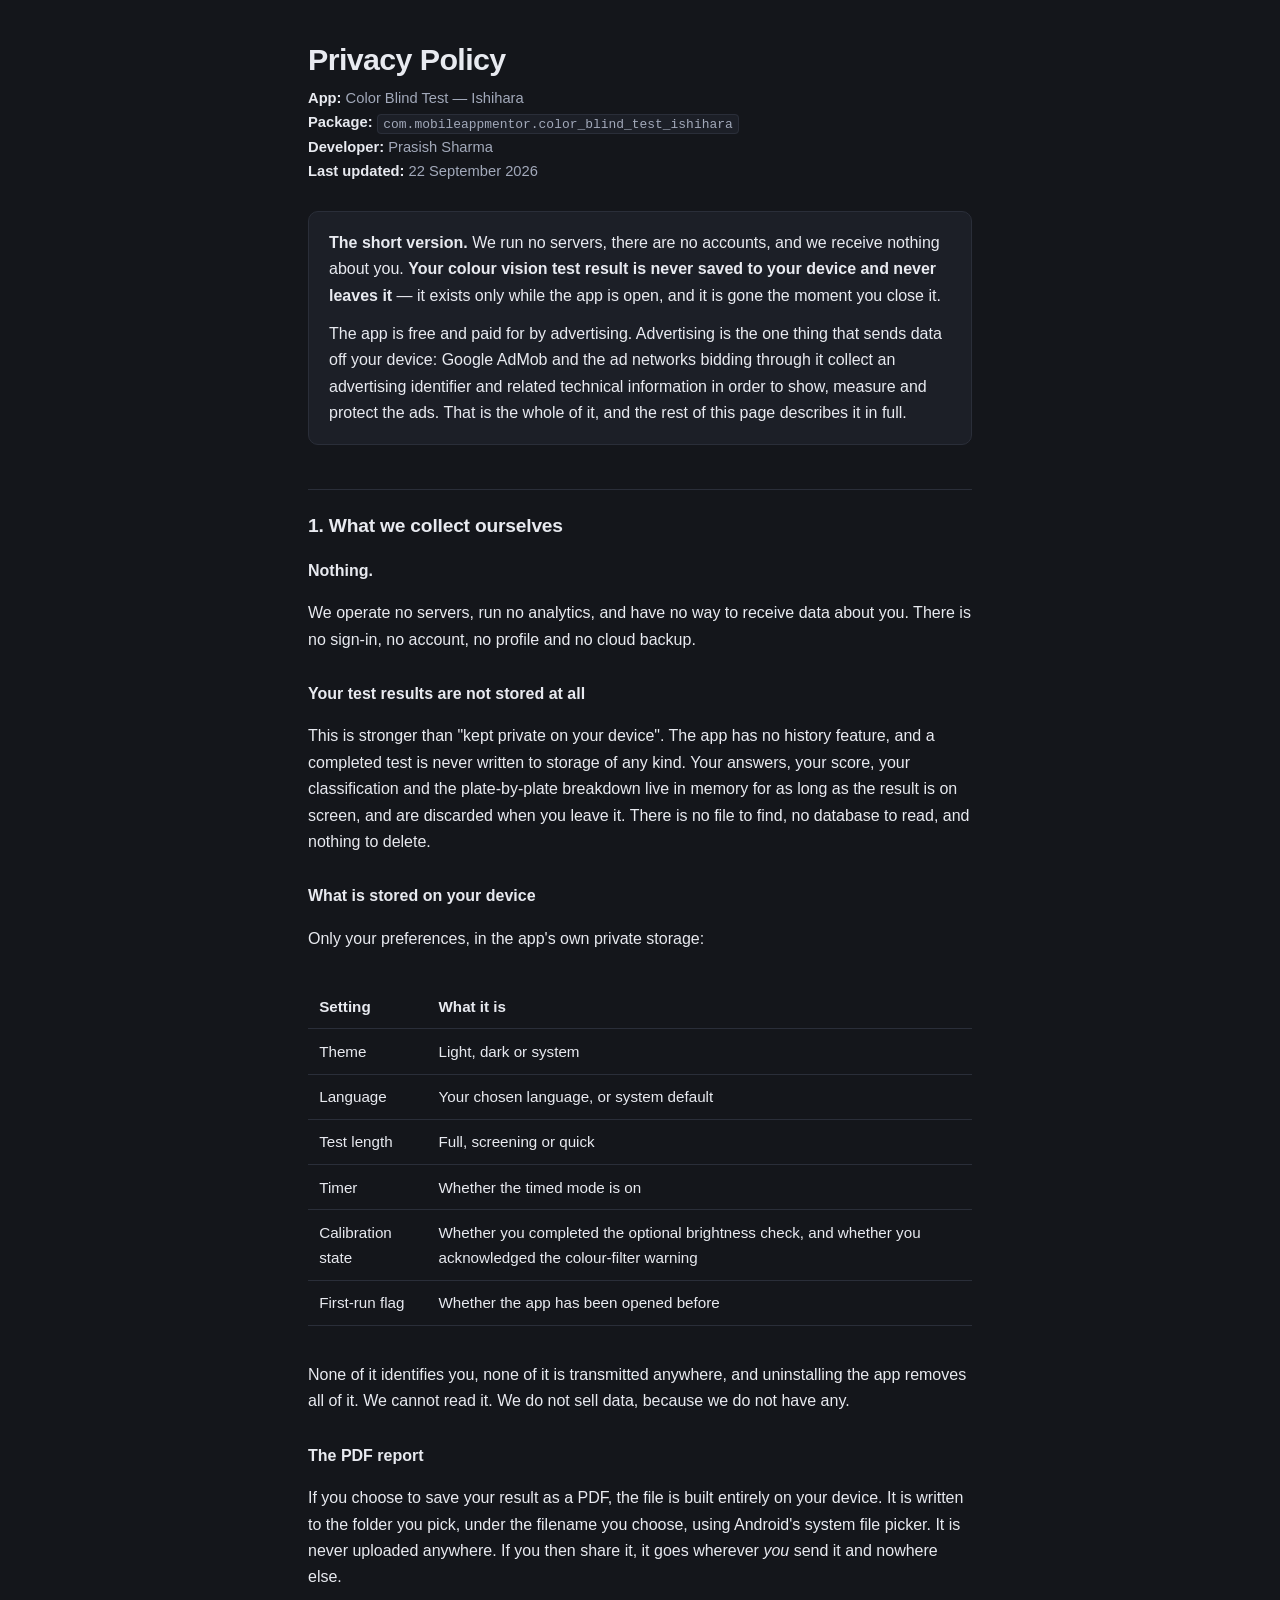
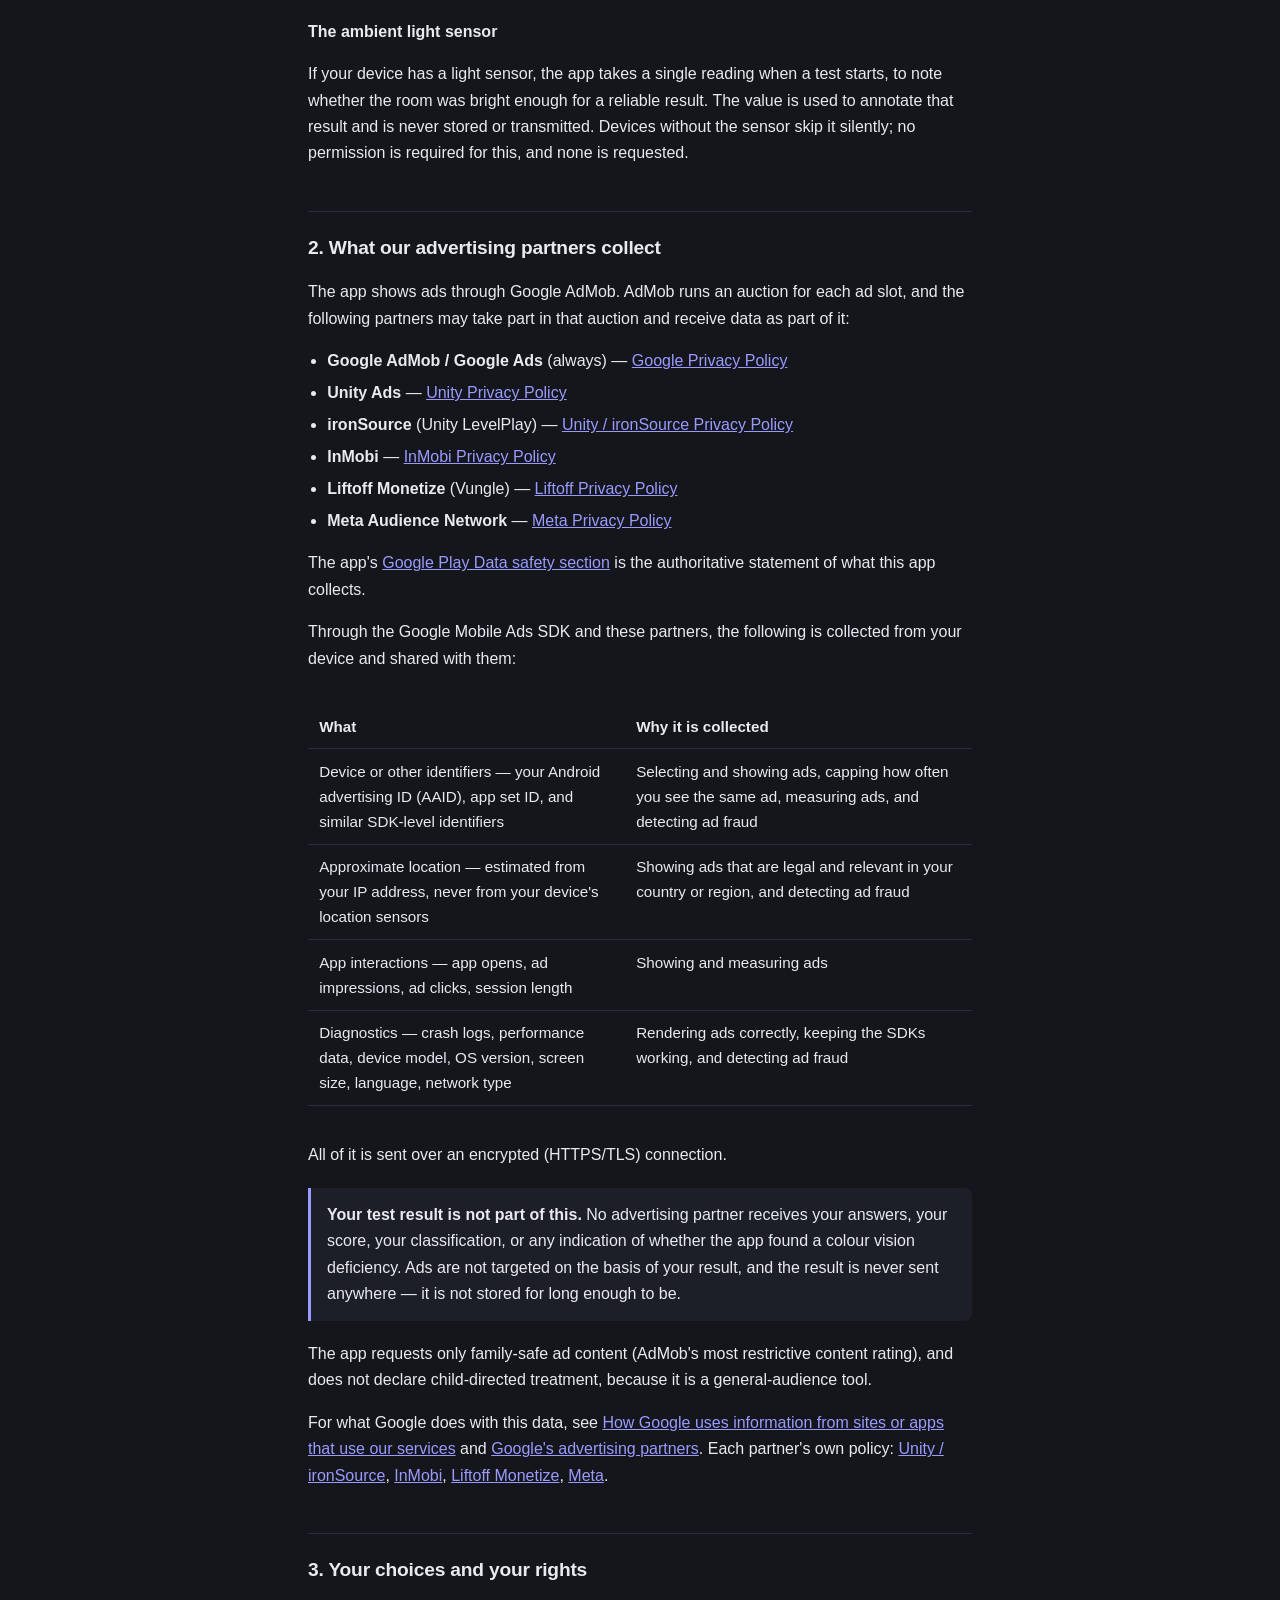
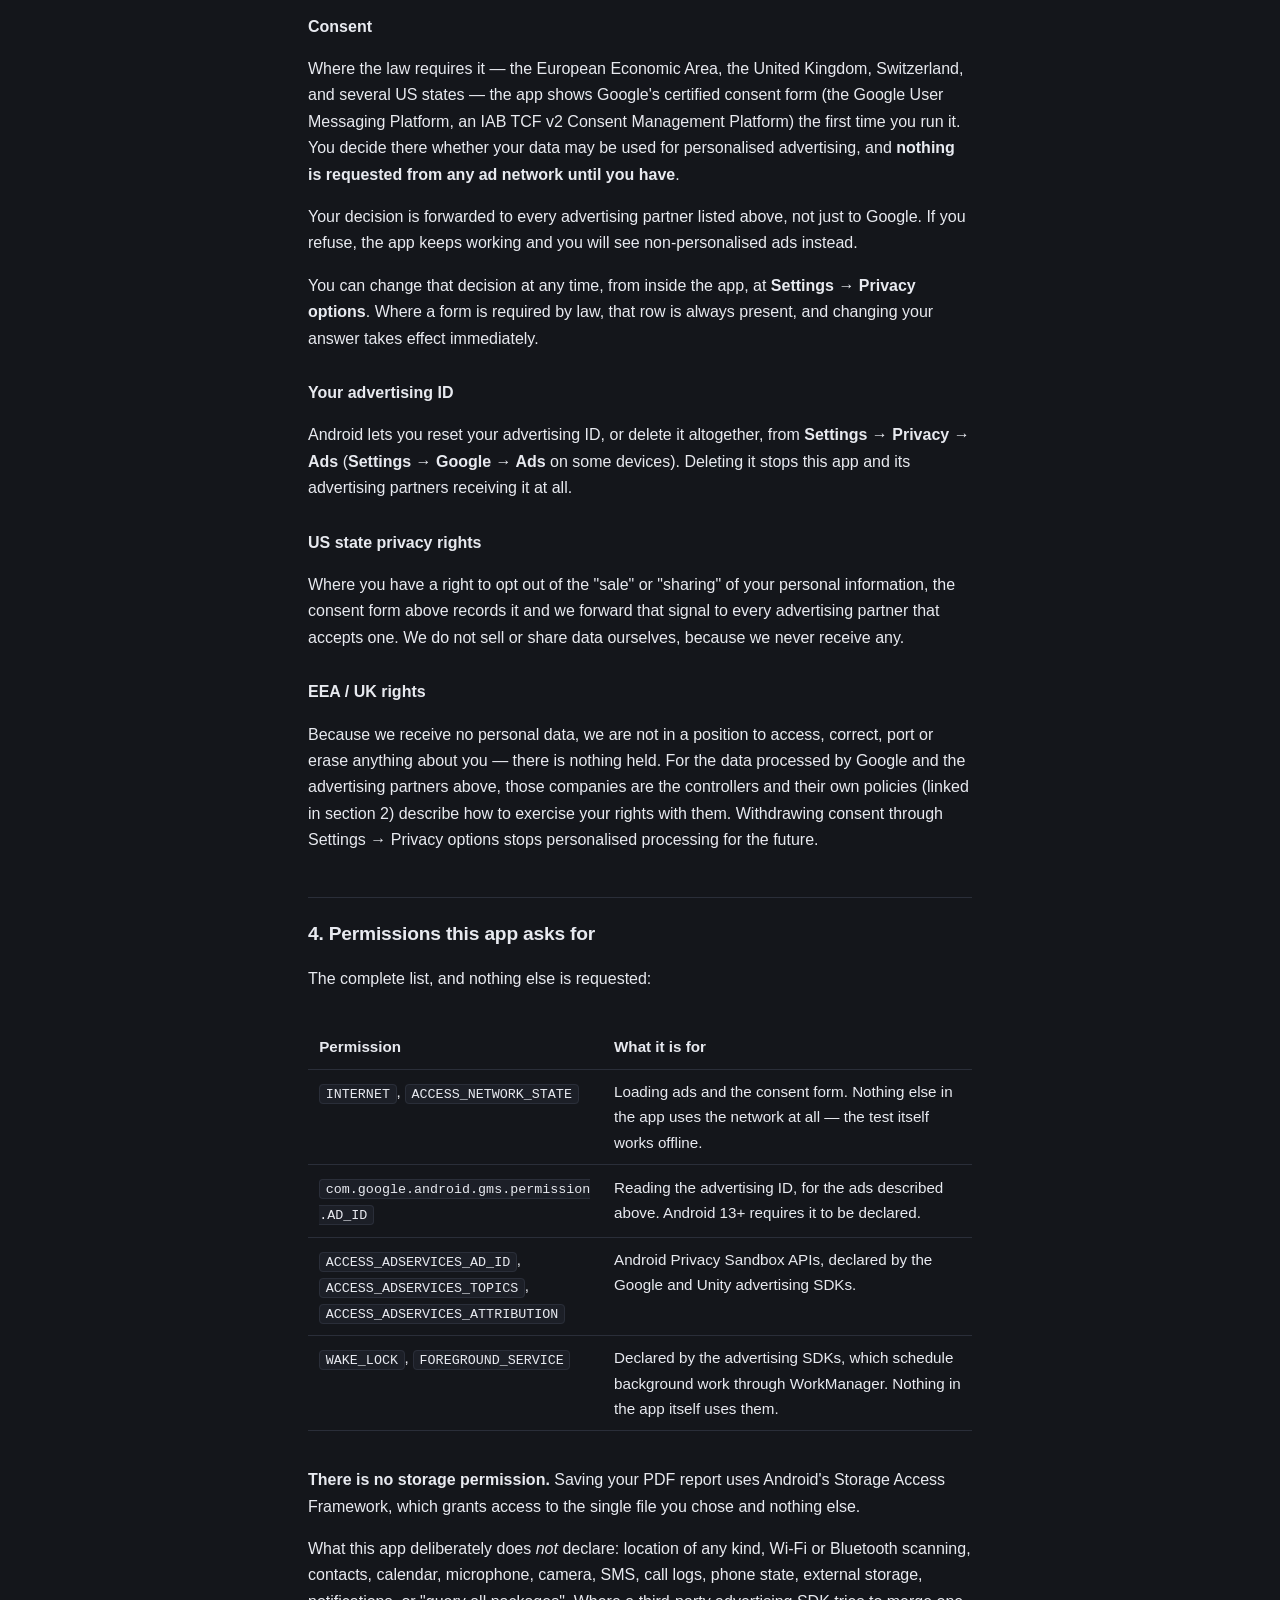
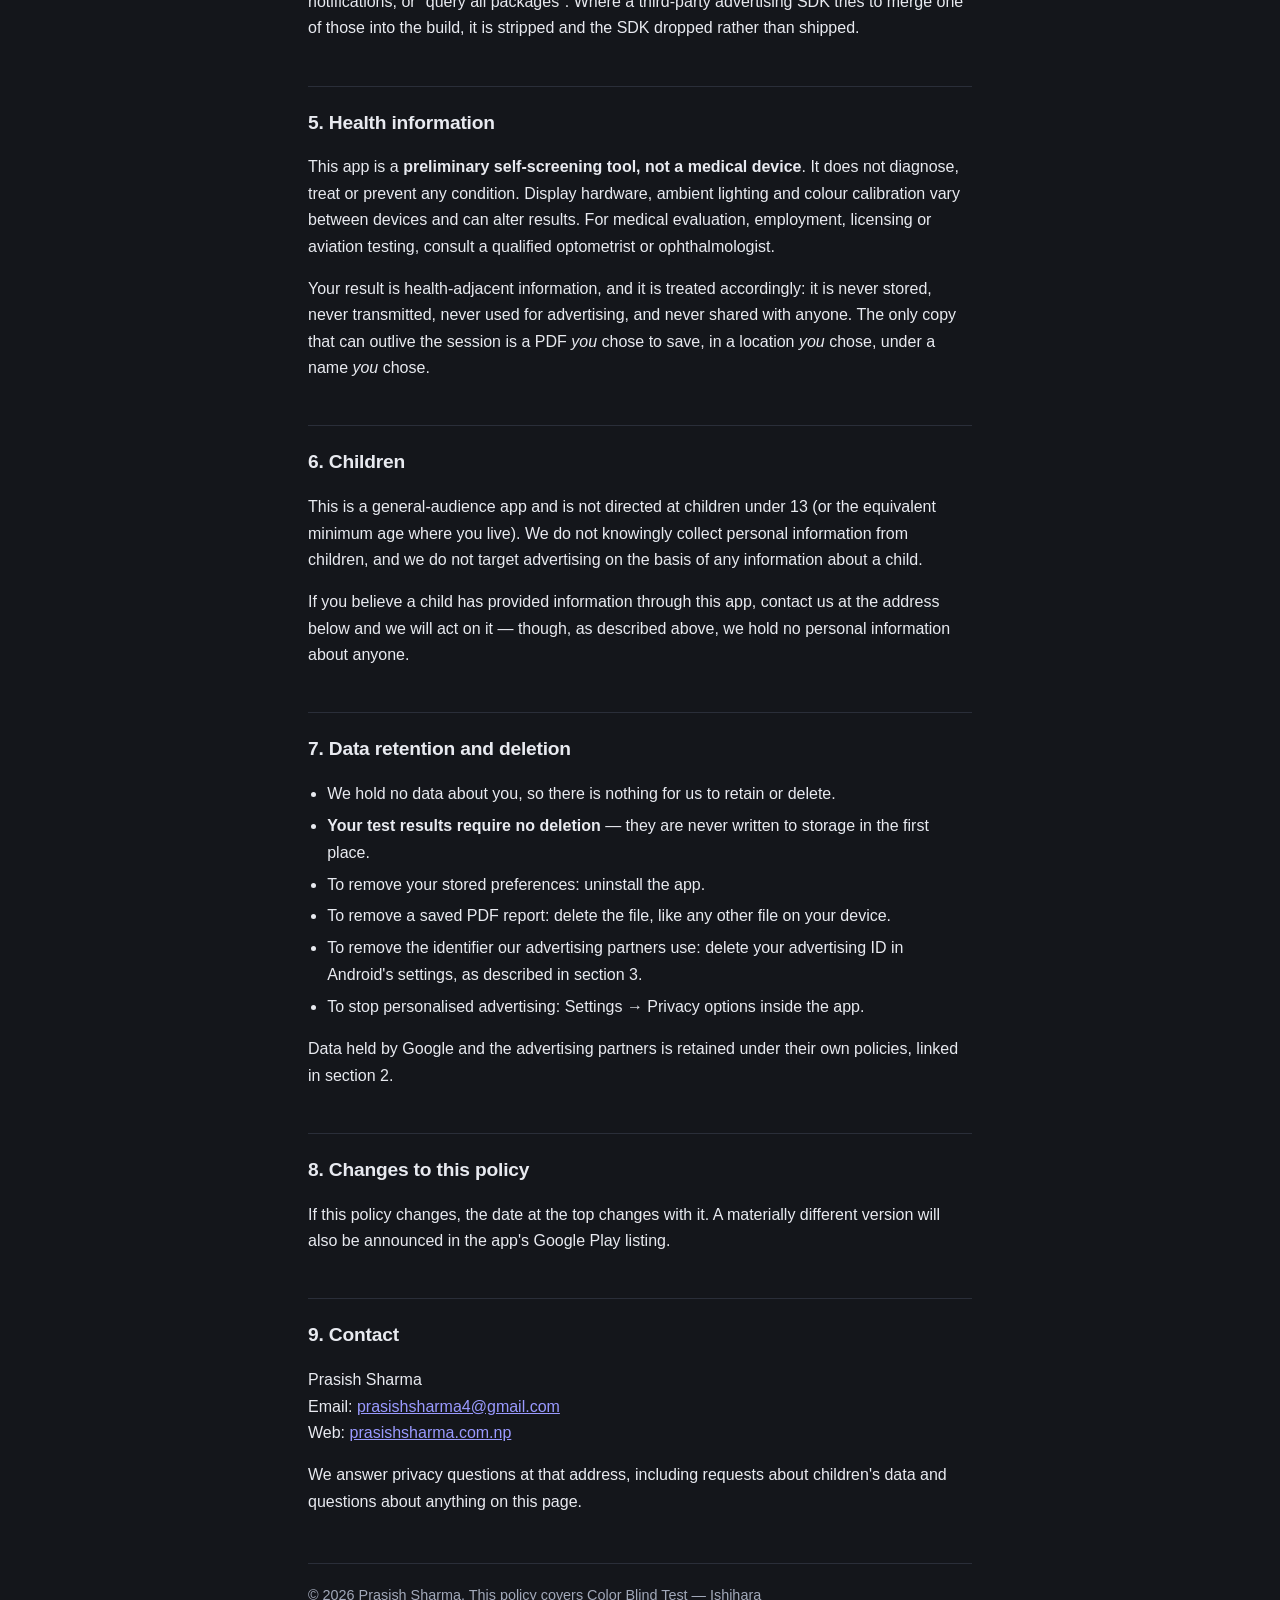
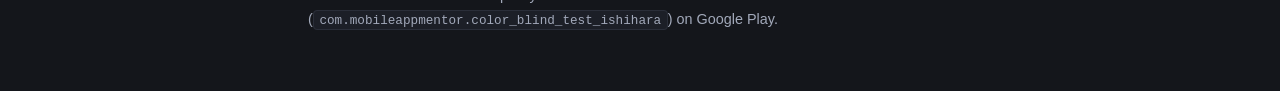
<file: privacy/color-blind-test/index.html>
<!DOCTYPE html>
<html lang="en">
<head>
<meta charset="utf-8">
<meta http-equiv="Content-Security-Policy" content="default-src 'none'; style-src 'unsafe-inline'; img-src 'self'; base-uri 'none'; form-action 'none'">
<meta name="referrer" content="strict-origin-when-cross-origin">
<meta name="viewport" content="width=device-width, initial-scale=1">
<title>Privacy Policy — Color Blind Test</title>
<style>
  :root {
    --ink: #16181d;
    --muted: #5a6172;
    --rule: #e3e6ec;
    --bg: #ffffff;
    --panel: #f7f8fa;
    --accent: #5b5bd6;
  }
  @media (prefers-color-scheme: dark) {
    :root {
      --ink: #e8eaf0;
      --muted: #a2a9ba;
      --rule: #2a2e39;
      --bg: #14161b;
      --panel: #1c1f27;
      --accent: #9a9aff;
    }
  }
  * { box-sizing: border-box; }
  body {
    margin: 0;
    padding: 0;
    background: var(--bg);
    color: var(--ink);
    font: 16px/1.65 -apple-system, BlinkMacSystemFont, "Segoe UI", Roboto,
          Helvetica, Arial, sans-serif;
  }
  .wrap { max-width: 44rem; margin: 0 auto; padding: 2.5rem 1.25rem 4rem; }
  h1 { font-size: 1.9rem; line-height: 1.25; margin: 0 0 .5rem; letter-spacing: -.02em; }
  h2 {
    font-size: 1.2rem; margin: 2.75rem 0 .75rem; padding-top: 1.25rem;
    border-top: 1px solid var(--rule); letter-spacing: -.01em;
  }
  h3 { font-size: 1rem; margin: 1.75rem 0 .4rem; }
  p, li { color: var(--ink); }
  .meta { color: var(--muted); font-size: .92rem; margin: 0 0 1.75rem; }
  .meta strong { color: var(--ink); font-weight: 600; }
  .lede {
    background: var(--panel); border: 1px solid var(--rule); border-radius: 10px;
    padding: 1.1rem 1.25rem; margin: 0 0 1.5rem;
  }
  .lede p { margin: 0 0 .75rem; }
  .lede p:last-child { margin-bottom: 0; }
  table { width: 100%; border-collapse: collapse; margin: 1rem 0 1.25rem; font-size: .95rem; }
  th, td { text-align: left; vertical-align: top; padding: .6rem .7rem; border-bottom: 1px solid var(--rule); }
  th { font-weight: 600; white-space: nowrap; }
  td:first-child { white-space: normal; }
  code {
    font-family: ui-monospace, SFMono-Regular, Menlo, Consolas, monospace;
    font-size: .88em; background: var(--panel); padding: .1rem .35rem;
    border-radius: 4px; border: 1px solid var(--rule); word-break: break-word;
  }
  a { color: var(--accent); }
  ul { padding-left: 1.2rem; }
  li { margin: .35rem 0; }
  .note {
    border-left: 3px solid var(--accent); background: var(--panel);
    padding: .85rem 1rem; margin: 1.25rem 0; border-radius: 0 8px 8px 0;
  }
  .note p { margin: 0; }
  footer {
    margin-top: 3rem; padding-top: 1.25rem; border-top: 1px solid var(--rule);
    color: var(--muted); font-size: .9rem;
  }
  .scroller { overflow-x: auto; }
  @media (max-width: 30rem) {
    .wrap { padding: 1.75rem 1rem 3rem; }
    h1 { font-size: 1.6rem; }
  }
</style>
<style id="dark-by-default">
/* Dark is the default theme, regardless of the device setting. */
:root { color-scheme: dark; }
    :root {
      --ink: #e8eaf0;
      --muted: #a2a9ba;
      --rule: #2a2e39;
      --bg: #14161b;
      --panel: #1c1f27;
      --accent: #9a9aff;
    }
</style>
</head>
<body>
<div class="wrap">

<h1>Privacy Policy</h1>
<p class="meta">
  <strong>App:</strong> Color Blind Test — Ishihara<br>
  <strong>Package:</strong> <code>com.mobileappmentor.color_blind_test_ishihara</code><br>
  <strong>Developer:</strong> Prasish Sharma<br>
  <strong>Last updated:</strong> 22 September 2026
</p>

<div class="lede">
  <p><strong>The short version.</strong> We run no servers, there are no accounts,
  and we receive nothing about you. <strong>Your colour vision test result is never
  saved to your device and never leaves it</strong> — it exists only while the app is
  open, and it is gone the moment you close it.</p>
  <p>The app is free and paid for by advertising. Advertising is the one thing
  that sends data off your device: Google AdMob and the ad networks bidding
  through it collect an advertising identifier and related technical information
  in order to show, measure and protect the ads. That is the whole of it, and
  the rest of this page describes it in full.</p>
</div>

<h2>1. What we collect ourselves</h2>
<p><strong>Nothing.</strong></p>
<p>We operate no servers, run no analytics, and have no way to receive data about
you. There is no sign-in, no account, no profile and no cloud backup.</p>

<h3>Your test results are not stored at all</h3>
<p>This is stronger than "kept private on your device". The app has no history
feature, and a completed test is never written to storage of any kind. Your
answers, your score, your classification and the plate-by-plate breakdown live
in memory for as long as the result is on screen, and are discarded when you
leave it. There is no file to find, no database to read, and nothing to delete.</p>

<h3>What is stored on your device</h3>
<p>Only your preferences, in the app's own private storage:</p>
<div class="scroller">
<table>
  <tr><th>Setting</th><th>What it is</th></tr>
  <tr><td>Theme</td><td>Light, dark or system</td></tr>
  <tr><td>Language</td><td>Your chosen language, or system default</td></tr>
  <tr><td>Test length</td><td>Full, screening or quick</td></tr>
  <tr><td>Timer</td><td>Whether the timed mode is on</td></tr>
  <tr><td>Calibration state</td><td>Whether you completed the optional brightness check, and whether you acknowledged the colour-filter warning</td></tr>
  <tr><td>First-run flag</td><td>Whether the app has been opened before</td></tr>
</table>
</div>
<p>None of it identifies you, none of it is transmitted anywhere, and uninstalling
the app removes all of it. We cannot read it. We do not sell data, because we do
not have any.</p>

<h3>The PDF report</h3>
<p>If you choose to save your result as a PDF, the file is built entirely on your
device. It is written to the folder you pick, under the filename you choose,
using Android's system file picker. It is never uploaded anywhere. If you then
share it, it goes wherever <em>you</em> send it and nowhere else.</p>

<h3>The ambient light sensor</h3>
<p>If your device has a light sensor, the app takes a single reading when a test
starts, to note whether the room was bright enough for a reliable result. The
value is used to annotate that result and is never stored or transmitted. Devices
without the sensor skip it silently; no permission is required for this, and none
is requested.</p>

<h2>2. What our advertising partners collect</h2>
<p>The app shows ads through Google AdMob. AdMob runs an auction for each ad slot,
and the following partners may take part in that auction and receive data as part
of it:</p>
<ul>
  <li><strong>Google AdMob / Google Ads</strong> (always) — <a href="https://policies.google.com/privacy">Google Privacy Policy</a></li>
  <li><strong>Unity Ads</strong> — <a href="https://unity.com/legal/game-player-and-app-user-privacy-policy">Unity Privacy Policy</a></li>
  <li><strong>ironSource</strong> (Unity LevelPlay) — <a href="https://unity.com/legal/privacy-policy">Unity / ironSource Privacy Policy</a></li>
  <li><strong>InMobi</strong> — <a href="https://advertising.inmobi.com/privacy-policy">InMobi Privacy Policy</a></li>
  <li><strong>Liftoff Monetize</strong> (Vungle) — <a href="https://liftoff.ai/privacy-policy/">Liftoff Privacy Policy</a></li>
  <li><strong>Meta Audience Network</strong> — <a href="https://www.facebook.com/privacy/policy/">Meta Privacy Policy</a></li>
</ul>
<p>The app's <a href="https://play.google.com/store/apps/details?id=com.mobileappmentor.color_blind_test_ishihara">Google Play Data safety section</a>
is the authoritative statement of what this app collects.</p>

<p>Through the Google Mobile Ads SDK and these partners, the following is
collected from your device and shared with them:</p>
<div class="scroller">
<table>
  <tr><th>What</th><th>Why it is collected</th></tr>
  <tr>
    <td>Device or other identifiers — your Android advertising ID (AAID), app set ID, and similar SDK-level identifiers</td>
    <td>Selecting and showing ads, capping how often you see the same ad, measuring ads, and detecting ad fraud</td>
  </tr>
  <tr>
    <td>Approximate location — estimated from your IP address, never from your device's location sensors</td>
    <td>Showing ads that are legal and relevant in your country or region, and detecting ad fraud</td>
  </tr>
  <tr>
    <td>App interactions — app opens, ad impressions, ad clicks, session length</td>
    <td>Showing and measuring ads</td>
  </tr>
  <tr>
    <td>Diagnostics — crash logs, performance data, device model, OS version, screen size, language, network type</td>
    <td>Rendering ads correctly, keeping the SDKs working, and detecting ad fraud</td>
  </tr>
</table>
</div>
<p>All of it is sent over an encrypted (HTTPS/TLS) connection.</p>

<div class="note">
  <p><strong>Your test result is not part of this.</strong> No advertising partner
  receives your answers, your score, your classification, or any indication of
  whether the app found a colour vision deficiency. Ads are not targeted on the
  basis of your result, and the result is never sent anywhere — it is not stored
  for long enough to be.</p>
</div>

<p>The app requests only family-safe ad content (AdMob's most restrictive content
rating), and does not declare child-directed treatment, because it is a
general-audience tool.</p>

<p>For what Google does with this data, see
<a href="https://policies.google.com/technologies/partner-sites">How Google uses information from sites or apps that use our services</a>
and <a href="https://support.google.com/admob/answer/9012903">Google's advertising partners</a>.
Each partner's own policy:
<a href="https://unity.com/legal/privacy-policy">Unity / ironSource</a>,
<a href="https://advertising.inmobi.com/privacy-policy">InMobi</a>,
<a href="https://liftoff.ai/privacy-policy/">Liftoff Monetize</a>,
<a href="https://www.facebook.com/privacy/policy/">Meta</a>.</p>

<h2>3. Your choices and your rights</h2>

<h3>Consent</h3>
<p>Where the law requires it — the European Economic Area, the United Kingdom,
Switzerland, and several US states — the app shows Google's certified consent
form (the Google User Messaging Platform, an IAB TCF v2 Consent Management
Platform) the first time you run it. You decide there whether your data may be
used for personalised advertising, and <strong>nothing is requested from any ad
network until you have</strong>.</p>
<p>Your decision is forwarded to every advertising partner listed above, not just
to Google. If you refuse, the app keeps working and you will see non-personalised
ads instead.</p>
<p>You can change that decision at any time, from inside the app, at
<strong>Settings → Privacy options</strong>. Where a form is required by law, that
row is always present, and changing your answer takes effect immediately.</p>

<h3>Your advertising ID</h3>
<p>Android lets you reset your advertising ID, or delete it altogether, from
<strong>Settings → Privacy → Ads</strong> (<strong>Settings → Google → Ads</strong> on
some devices). Deleting it stops this app and its advertising partners receiving
it at all.</p>

<h3>US state privacy rights</h3>
<p>Where you have a right to opt out of the "sale" or "sharing" of your personal
information, the consent form above records it and we forward that signal to
every advertising partner that accepts one. We do not sell or share data
ourselves, because we never receive any.</p>

<h3>EEA / UK rights</h3>
<p>Because we receive no personal data, we are not in a position to access,
correct, port or erase anything about you — there is nothing held. For the data
processed by Google and the advertising partners above, those companies are the
controllers and their own policies (linked in section 2) describe how to exercise
your rights with them. Withdrawing consent through Settings → Privacy options
stops personalised processing for the future.</p>

<h2>4. Permissions this app asks for</h2>
<p>The complete list, and nothing else is requested:</p>
<div class="scroller">
<table>
  <tr><th>Permission</th><th>What it is for</th></tr>
  <tr>
    <td><code>INTERNET</code>, <code>ACCESS_NETWORK_STATE</code></td>
    <td>Loading ads and the consent form. Nothing else in the app uses the network at all — the test itself works offline.</td>
  </tr>
  <tr>
    <td><code>com.google.android.gms.permission.AD_ID</code></td>
    <td>Reading the advertising ID, for the ads described above. Android 13+ requires it to be declared.</td>
  </tr>
  <tr>
    <td><code>ACCESS_ADSERVICES_AD_ID</code>, <code>ACCESS_ADSERVICES_TOPICS</code>, <code>ACCESS_ADSERVICES_ATTRIBUTION</code></td>
    <td>Android Privacy Sandbox APIs, declared by the Google and Unity advertising SDKs.</td>
  </tr>
  <tr>
    <td><code>WAKE_LOCK</code>, <code>FOREGROUND_SERVICE</code></td>
    <td>Declared by the advertising SDKs, which schedule background work through WorkManager. Nothing in the app itself uses them.</td>
  </tr>
</table>
</div>

<p><strong>There is no storage permission.</strong> Saving your PDF report uses
Android's Storage Access Framework, which grants access to the single file you
chose and nothing else.</p>

<p>What this app deliberately does <em>not</em> declare: location of any kind,
Wi-Fi or Bluetooth scanning, contacts, calendar, microphone, camera, SMS, call
logs, phone state, external storage, notifications, or "query all packages".
Where a third-party advertising SDK tries to merge one of those into the build,
it is stripped and the SDK dropped rather than shipped.</p>

<h2>5. Health information</h2>
<p>This app is a <strong>preliminary self-screening tool, not a medical device</strong>.
It does not diagnose, treat or prevent any condition. Display hardware, ambient
lighting and colour calibration vary between devices and can alter results. For
medical evaluation, employment, licensing or aviation testing, consult a
qualified optometrist or ophthalmologist.</p>
<p>Your result is health-adjacent information, and it is treated accordingly: it
is never stored, never transmitted, never used for advertising, and never shared
with anyone. The only copy that can outlive the session is a PDF <em>you</em>
chose to save, in a location <em>you</em> chose, under a name <em>you</em> chose.</p>

<h2>6. Children</h2>
<p>This is a general-audience app and is not directed at children under 13 (or the
equivalent minimum age where you live). We do not knowingly collect personal
information from children, and we do not target advertising on the basis of any
information about a child.</p>
<p>If you believe a child has provided information through this app, contact us at
the address below and we will act on it — though, as described above, we hold no
personal information about anyone.</p>

<h2>7. Data retention and deletion</h2>
<ul>
  <li>We hold no data about you, so there is nothing for us to retain or delete.</li>
  <li><strong>Your test results require no deletion</strong> — they are never written to storage in the first place.</li>
  <li>To remove your stored preferences: uninstall the app.</li>
  <li>To remove a saved PDF report: delete the file, like any other file on your device.</li>
  <li>To remove the identifier our advertising partners use: delete your advertising ID in Android's settings, as described in section 3.</li>
  <li>To stop personalised advertising: Settings → Privacy options inside the app.</li>
</ul>
<p>Data held by Google and the advertising partners is retained under their own
policies, linked in section 2.</p>

<h2>8. Changes to this policy</h2>
<p>If this policy changes, the date at the top changes with it. A materially
different version will also be announced in the app's Google Play listing.</p>

<h2>9. Contact</h2>
<p>
  Prasish Sharma<br>
  Email: <a href="mailto:&#112;&#114;&#97;&#115;&#105;&#115;&#104;&#115;&#104;&#97;&#114;&#109;&#97;&#52;&#64;&#103;&#109;&#97;&#105;&#108;&#46;&#99;&#111;&#109;">&#112;&#114;&#97;&#115;&#105;&#115;&#104;&#115;&#104;&#97;&#114;&#109;&#97;&#52;&#64;&#103;&#109;&#97;&#105;&#108;&#46;&#99;&#111;&#109;</a><br>
  Web: <a href="https://prasishsharma.com.np/">prasishsharma.com.np</a>
</p>
<p>We answer privacy questions at that address, including requests about
children's data and questions about anything on this page.</p>

<footer>
  © 2026 Prasish Sharma. This policy covers Color Blind Test — Ishihara
  (<code>com.mobileappmentor.color_blind_test_ishihara</code>) on Google Play.
</footer>

</div>
</body>
</html>
</file>
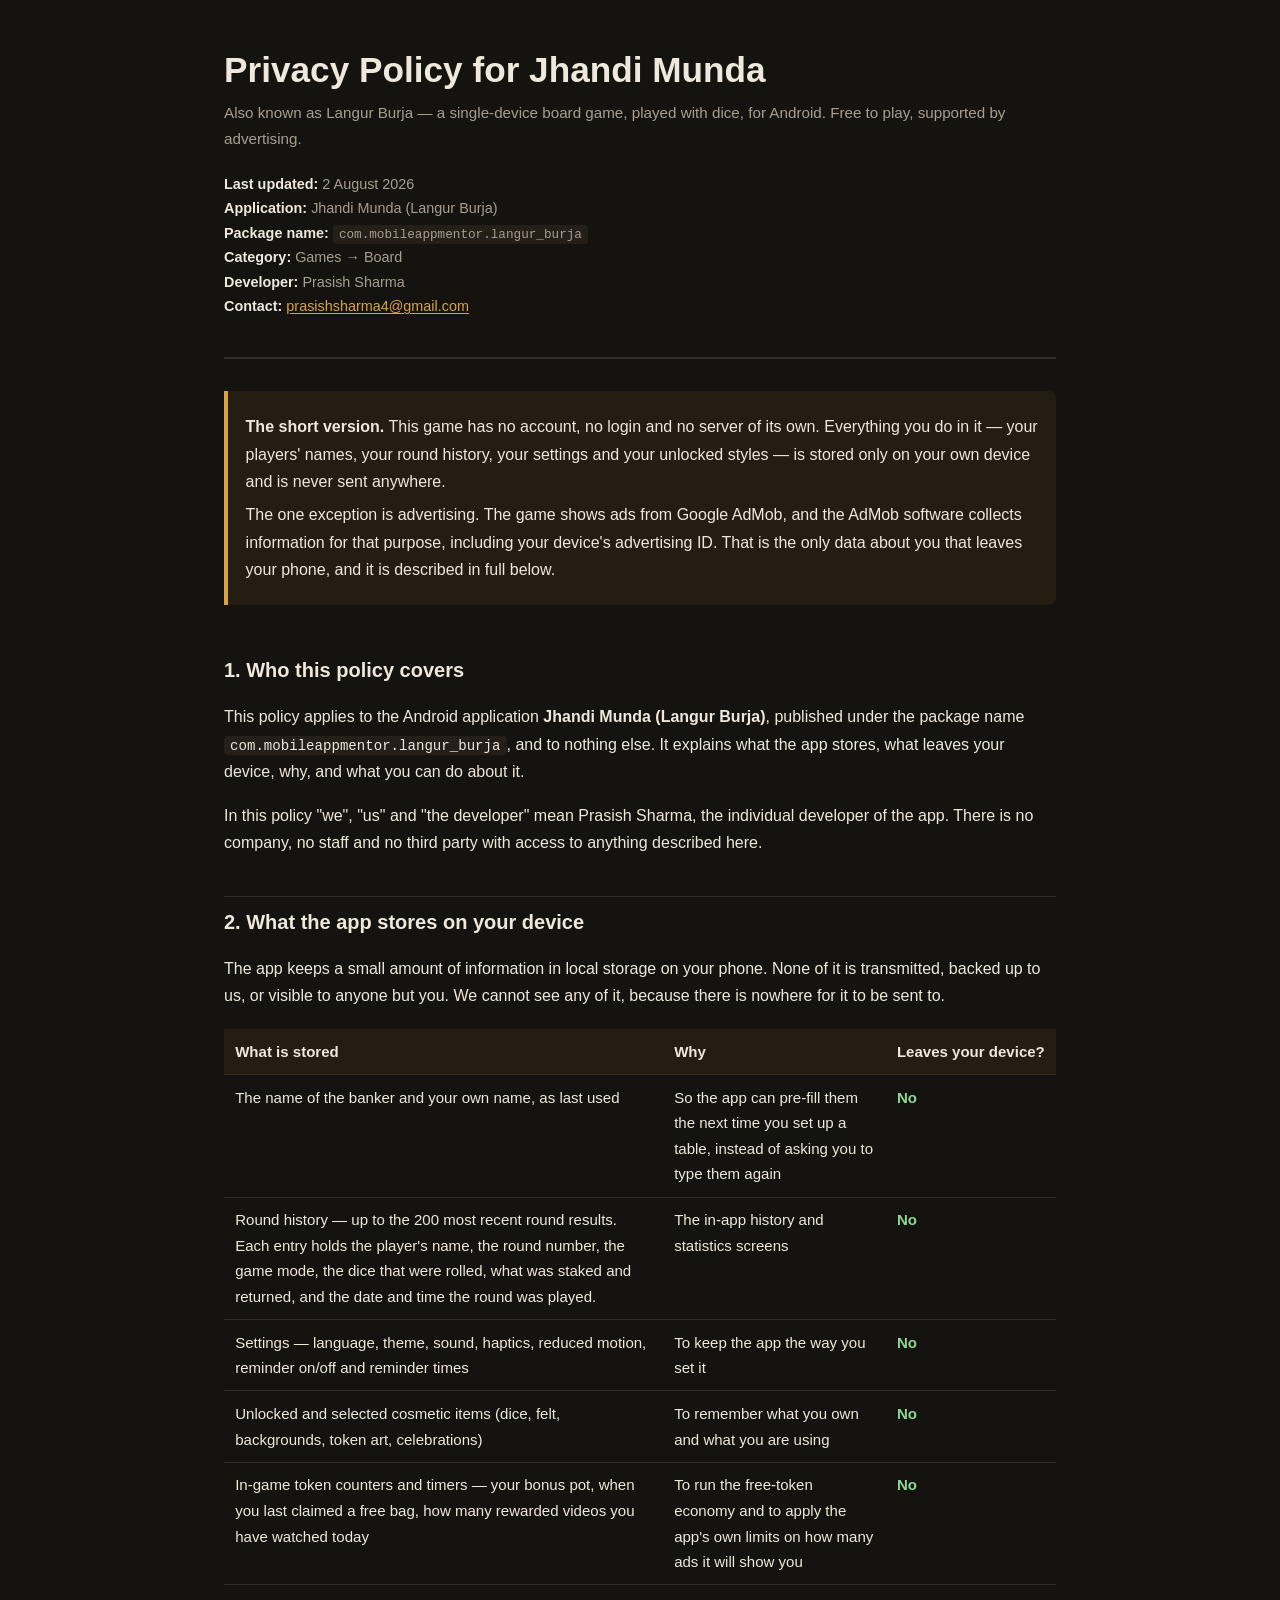
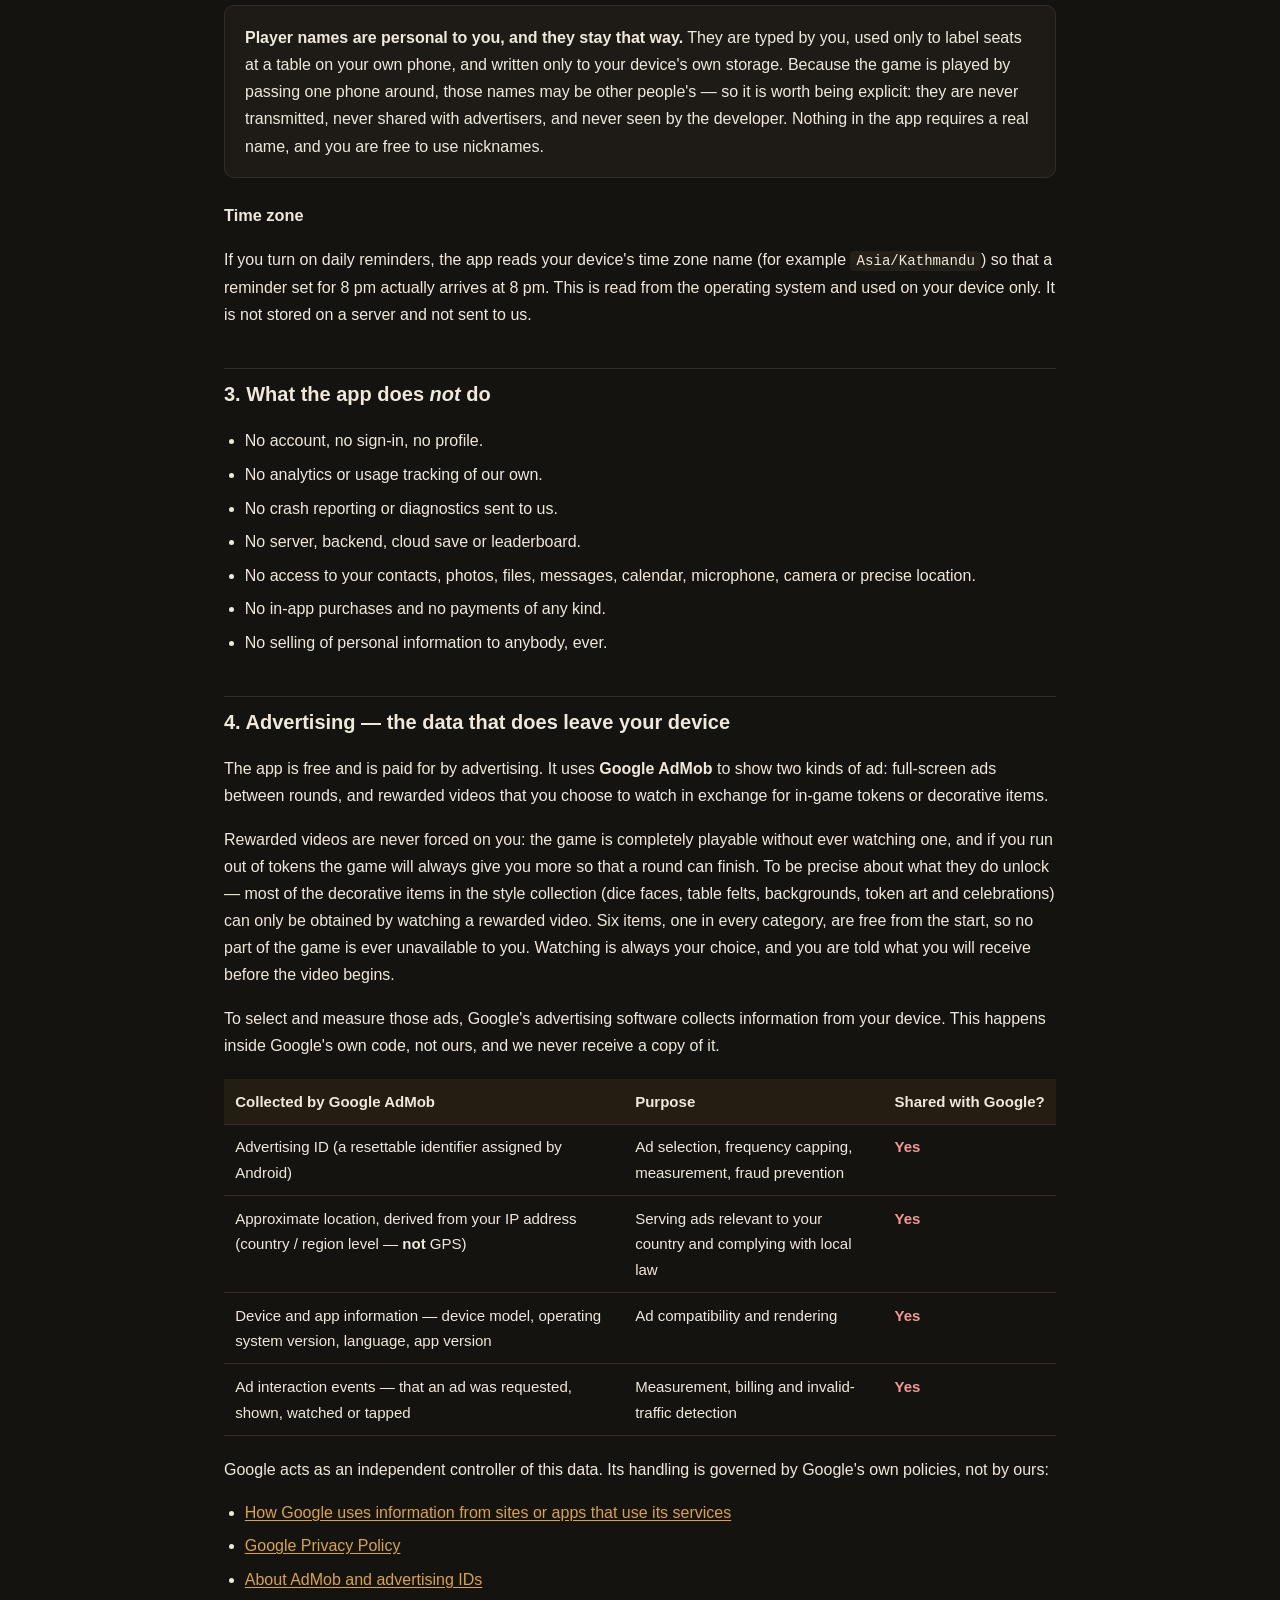
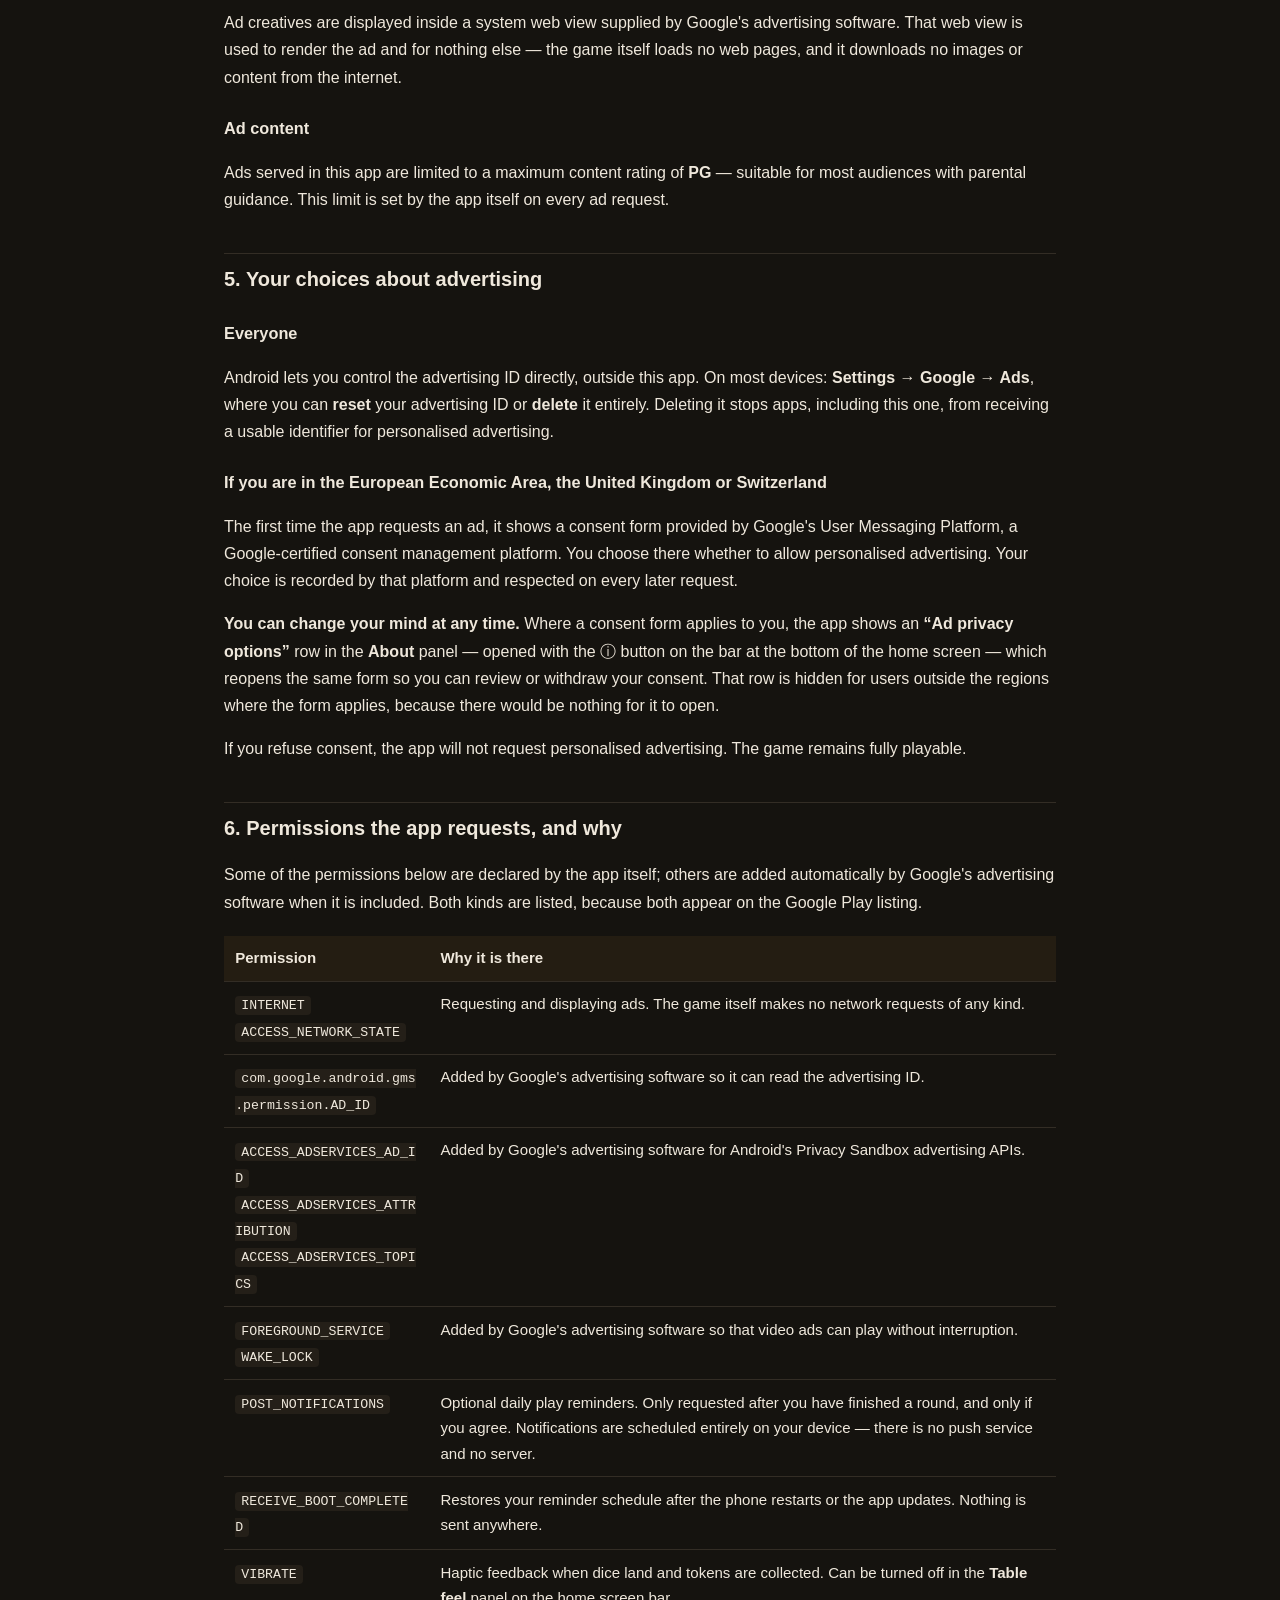
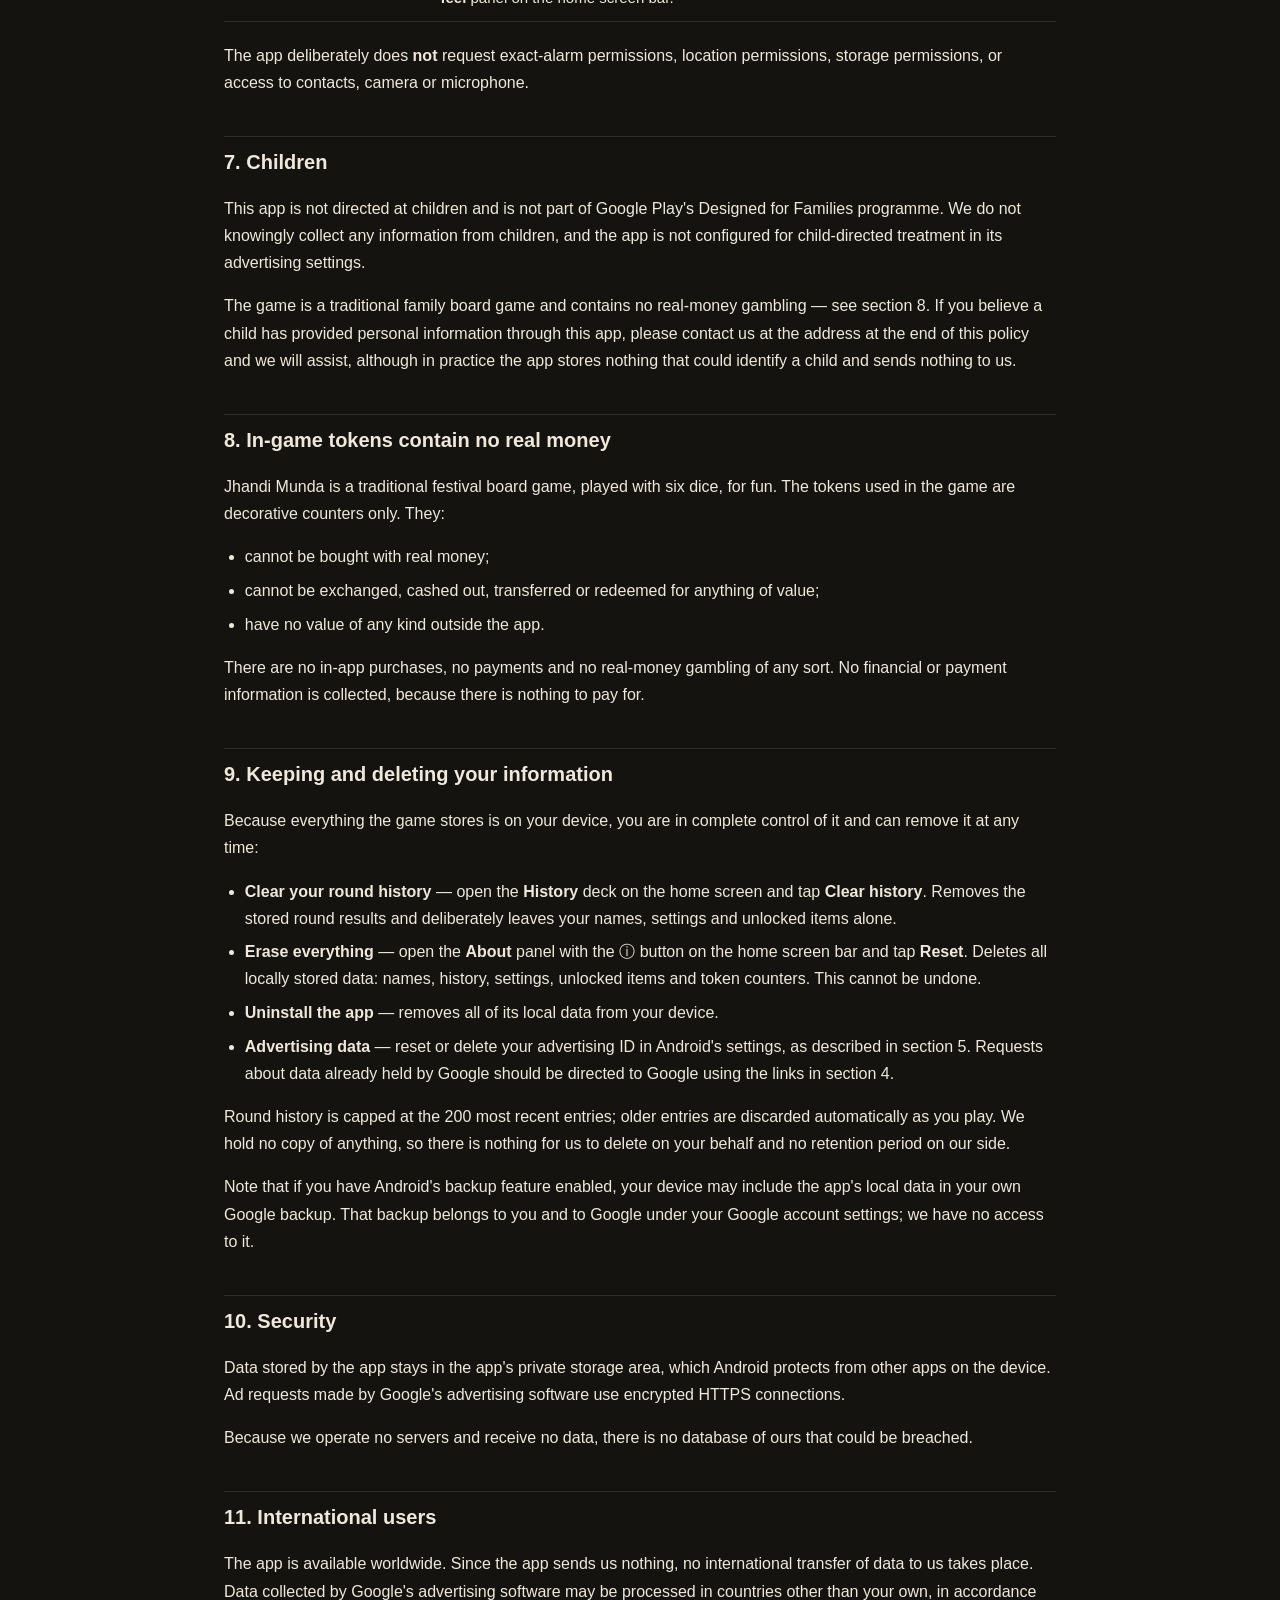
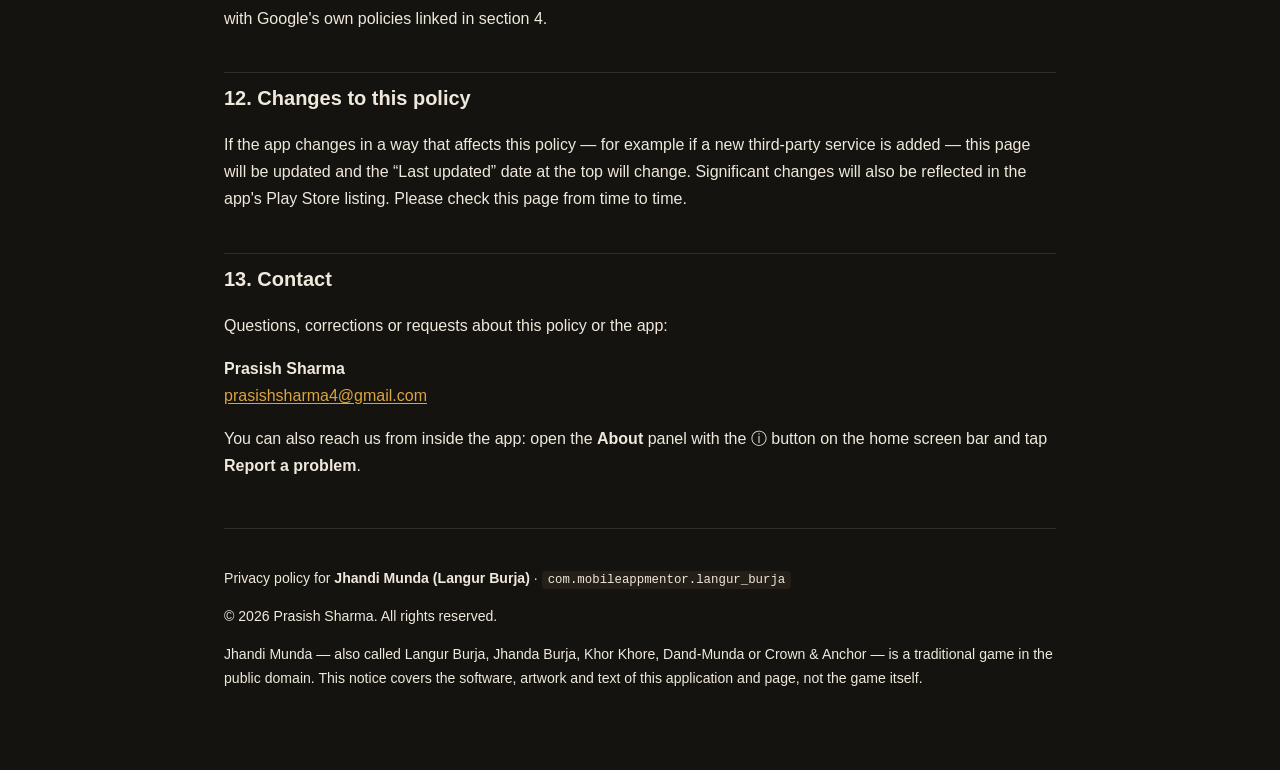
<file: privacy/jhandi-munda/index.html>
<!DOCTYPE html>
<html lang="en">

<head>
  <meta charset="utf-8">
<meta http-equiv="Content-Security-Policy" content="default-src 'none'; style-src 'unsafe-inline'; img-src 'self'; base-uri 'none'; form-action 'none'">
<meta name="referrer" content="strict-origin-when-cross-origin">
  <meta name="viewport" content="width=device-width, initial-scale=1">
  <title>Privacy Policy — Jhandi Munda</title>
  <meta name="description"
    content="Privacy policy for Jhandi Munda (Langur Burja), an offline board game (dice) for Android.">
  <style>
    :root {
      --bg: #fbf8f3;
      --panel: #ffffff;
      --ink: #1c1a17;
      --muted: #5c554c;
      --rule: #e3ddd2;
      --accent: #8a5a1e;
      --accent-soft: #fdf4e4;
      --code: #f4efe6;
    }

    @media (prefers-color-scheme: dark) {
      :root {
        --bg: #15130f;
        --panel: #1e1b16;
        --ink: #efe8dc;
        --muted: #a89e90;
        --rule: #332d25;
        --accent: #d9a441;
        --accent-soft: #241d12;
        --code: #241f18;
      }
    }

    * {
      box-sizing: border-box
    }

    body {
      margin: 0;
      padding: 0 1.25rem 5rem;
      background: var(--bg);
      color: var(--ink);
      font: 16px/1.7 -apple-system, BlinkMacSystemFont, "Segoe UI", Roboto, "Helvetica Neue", Arial, sans-serif;
      -webkit-text-size-adjust: 100%;
    }

    .wrap {
      max-width: 52rem;
      margin: 0 auto
    }

    header {
      padding: 3rem 0 1.5rem;
      border-bottom: 2px solid var(--rule);
      margin-bottom: 2rem
    }

    h1 {
      font-size: clamp(1.6rem, 4.5vw, 2.2rem);
      line-height: 1.25;
      margin: 0 0 .5rem
    }

    .sub {
      color: var(--muted);
      margin: 0;
      font-size: .95rem
    }

    .meta {
      margin-top: 1.25rem;
      font-size: .9rem;
      color: var(--muted)
    }

    .meta b {
      color: var(--ink);
      font-weight: 600
    }

    h2 {
      font-size: 1.25rem;
      margin: 2.5rem 0 .75rem;
      padding-top: .5rem;
      border-top: 1px solid var(--rule)
    }

    h2:first-of-type {
      border-top: none
    }

    h3 {
      font-size: 1.02rem;
      margin: 1.5rem 0 .5rem
    }

    p,
    li {
      color: var(--ink)
    }

    ul,
    ol {
      padding-left: 1.3rem
    }

    li {
      margin: .4rem 0
    }

    a {
      color: var(--accent);
      text-underline-offset: 2px
    }

    .callout {
      background: var(--accent-soft);
      border-left: 4px solid var(--accent);
      padding: 1rem 1.1rem;
      border-radius: 0 8px 8px 0;
      margin: 1.5rem 0;
    }

    .callout p {
      margin: .4rem 0
    }

    .card {
      background: var(--panel);
      border: 1px solid var(--rule);
      border-radius: 10px;
      padding: 1.1rem 1.25rem;
      margin: 1.25rem 0
    }

    .tablewrap {
      overflow-x: auto;
      -webkit-overflow-scrolling: touch;
      margin: 1.25rem 0
    }

    table {
      border-collapse: collapse;
      width: 100%;
      min-width: 34rem;
      font-size: .94rem
    }

    th,
    td {
      text-align: left;
      padding: .6rem .7rem;
      border-bottom: 1px solid var(--rule);
      vertical-align: top
    }

    th {
      background: var(--accent-soft);
      font-weight: 600;
      white-space: nowrap
    }

    code {
      background: var(--code);
      padding: .12rem .38rem;
      border-radius: 4px;
      font-size: .88em;
      font-family: ui-monospace, SFMono-Regular, Menlo, Consolas, monospace;
      word-break: break-word
    }

    .yes {
      color: #b3261e;
      font-weight: 600
    }

    .no {
      color: #2e7d32;
      font-weight: 600
    }

    @media (prefers-color-scheme: dark) {
      .yes {
        color: #f29a92
      }

      .no {
        color: #8fd694
      }
    }

    footer {
      margin-top: 3rem;
      padding-top: 1.5rem;
      border-top: 1px solid var(--rule);
      color: var(--muted);
      font-size: .88rem
    }

    .todo {
      background: #fff3cd;
      color: #5c4708;
      padding: .1rem .4rem;
      border-radius: 4px;
      font-weight: 600;
      font-size: .85em
    }

    @media (prefers-color-scheme: dark) {
      .todo {
        background: #4a3a10;
        color: #ffd97a
      }
    }
  </style>
<style id="dark-by-default">
/* Dark is the default theme, regardless of the device setting. */
:root { color-scheme: dark; }
      :root {
        --bg: #15130f;
        --panel: #1e1b16;
        --ink: #efe8dc;
        --muted: #a89e90;
        --rule: #332d25;
        --accent: #d9a441;
        --accent-soft: #241d12;
        --code: #241f18;
      }
      .yes {
        color: #f29a92
      }

      .no {
        color: #8fd694
      }
      .todo {
        background: #4a3a10;
        color: #ffd97a
      }
</style>
</head>

<body>
  <div class="wrap">

    <header>
      <h1>Privacy Policy for Jhandi Munda</h1>
      <p class="sub">Also known as Langur Burja — a single-device board game, played with
        dice, for Android. Free to play, supported by advertising.</p>
      <p class="meta">
        <b>Last updated:</b> 2 August 2026<br>
        <b>Application:</b> Jhandi Munda (Langur Burja)<br>
        <b>Package name:</b> <code>com.mobileappmentor.langur_burja</code><br>
        <b>Category:</b> Games → Board<br>
        <b>Developer:</b> Prasish Sharma<br>
        <b>Contact:</b> <a href="mailto:&#112;&#114;&#97;&#115;&#105;&#115;&#104;&#115;&#104;&#97;&#114;&#109;&#97;&#52;&#64;&#103;&#109;&#97;&#105;&#108;&#46;&#99;&#111;&#109;">&#112;&#114;&#97;&#115;&#105;&#115;&#104;&#115;&#104;&#97;&#114;&#109;&#97;&#52;&#64;&#103;&#109;&#97;&#105;&#108;&#46;&#99;&#111;&#109;</a>
      </p>
    </header>

    <div class="callout">
      <p><b>The short version.</b> This game has no account, no login and no server of
        its own. Everything you do in it — your players' names, your round history, your
        settings and your unlocked styles — is stored only on your own device and is
        never sent anywhere.</p>
      <p>The one exception is advertising. The game shows ads from Google AdMob, and
        the AdMob software collects information for that purpose, including your device's
        advertising ID. That is the only data about you that leaves your phone, and it is
        described in full below.</p>
    </div>

    <h2>1. Who this policy covers</h2>
    <p>
      This policy applies to the Android application <b>Jhandi Munda (Langur Burja)</b>,
      published under the package name <code>com.mobileappmentor.langur_burja</code>, and
      to nothing else. It explains what the app stores, what leaves your device, why, and
      what you can do about it.
    </p>
    <p>
      In this policy "we", "us" and "the developer" mean Prasish Sharma, the individual
      developer of the app. There is no company, no staff and no third party with access
      to anything described here.
    </p>

    <h2>2. What the app stores on your device</h2>
    <p>
      The app keeps a small amount of information in local storage on your phone. None of
      it is transmitted, backed up to us, or visible to anyone but you. We cannot see any
      of it, because there is nowhere for it to be sent to.
    </p>

    <div class="tablewrap">
      <table>
        <thead>
          <tr>
            <th>What is stored</th>
            <th>Why</th>
            <th>Leaves your device?</th>
          </tr>
        </thead>
        <tbody>
          <tr>
            <td>The name of the banker and your own name, as last used</td>
            <td>So the app can pre-fill them the next time you set up a table, instead of asking you to type them again
            </td>
            <td class="no">No</td>
          </tr>
          <tr>
            <td>Round history — up to the 200 most recent round results. Each entry holds the
              player's name, the round number, the game mode, the dice that were rolled, what
              was staked and returned, and the date and time the round was played.</td>
            <td>The in-app history and statistics screens</td>
            <td class="no">No</td>
          </tr>
          <tr>
            <td>Settings — language, theme, sound, haptics, reduced motion, reminder on/off and reminder times</td>
            <td>To keep the app the way you set it</td>
            <td class="no">No</td>
          </tr>
          <tr>
            <td>Unlocked and selected cosmetic items (dice, felt, backgrounds, token art, celebrations)</td>
            <td>To remember what you own and what you are using</td>
            <td class="no">No</td>
          </tr>
          <tr>
            <td>In-game token counters and timers — your bonus pot, when you last claimed a free bag, how many rewarded
              videos you have watched today</td>
            <td>To run the free-token economy and to apply the app's own limits on how many ads it will show you</td>
            <td class="no">No</td>
          </tr>
        </tbody>
      </table>
    </div>

    <div class="card">
      <p style="margin:0"><b>Player names are personal to you, and they stay that way.</b>
        They are typed by you, used only to label seats at a table on your own phone, and
        written only to your device's own storage. Because the game is played by passing one
        phone around, those names may be other people's — so it is worth being explicit: they
        are never transmitted, never shared with advertisers, and never seen by the developer.
        Nothing in the app requires a real name, and you are free to use nicknames.</p>
    </div>

    <h3>Time zone</h3>
    <p>
      If you turn on daily reminders, the app reads your device's time zone name (for
      example <code>Asia/Kathmandu</code>) so that a reminder set for 8&nbsp;pm actually
      arrives at 8&nbsp;pm. This is read from the operating system and used on your device
      only. It is not stored on a server and not sent to us.
    </p>

    <h2>3. What the app does <em>not</em> do</h2>
    <ul>
      <li>No account, no sign-in, no profile.</li>
      <li>No analytics or usage tracking of our own.</li>
      <li>No crash reporting or diagnostics sent to us.</li>
      <li>No server, backend, cloud save or leaderboard.</li>
      <li>No access to your contacts, photos, files, messages, calendar, microphone, camera or precise location.</li>
      <li>No in-app purchases and no payments of any kind.</li>
      <li>No selling of personal information to anybody, ever.</li>
    </ul>

    <h2>4. Advertising — the data that does leave your device</h2>
    <p>
      The app is free and is paid for by advertising. It uses <b>Google AdMob</b> to show
      two kinds of ad: full-screen ads between rounds, and rewarded videos that you choose
      to watch in exchange for in-game tokens or decorative items.
    </p>
    <p>
      Rewarded videos are never forced on you: the game is completely playable without
      ever watching one, and if you run out of tokens the game will always give you more
      so that a round can finish. To be precise about what they do unlock — most of the
      decorative items in the style collection (dice faces, table felts, backgrounds,
      token art and celebrations) can only be obtained by watching a rewarded video. Six
      items, one in every category, are free from the start, so no part of the game is
      ever unavailable to you. Watching is always your choice, and you are told what you
      will receive before the video begins.
    </p>
    <p>
      To select and measure those ads, Google's advertising software collects information
      from your device. This happens inside Google's own code, not ours, and we never
      receive a copy of it.
    </p>

    <div class="tablewrap">
      <table>
        <thead>
          <tr>
            <th>Collected by Google AdMob</th>
            <th>Purpose</th>
            <th>Shared with Google?</th>
          </tr>
        </thead>
        <tbody>
          <tr>
            <td>Advertising ID (a resettable identifier assigned by Android)</td>
            <td>Ad selection, frequency capping, measurement, fraud prevention</td>
            <td class="yes">Yes</td>
          </tr>
          <tr>
            <td>Approximate location, derived from your IP address (country / region level — <b>not</b> GPS)</td>
            <td>Serving ads relevant to your country and complying with local law</td>
            <td class="yes">Yes</td>
          </tr>
          <tr>
            <td>Device and app information — device model, operating system version, language, app version</td>
            <td>Ad compatibility and rendering</td>
            <td class="yes">Yes</td>
          </tr>
          <tr>
            <td>Ad interaction events — that an ad was requested, shown, watched or tapped</td>
            <td>Measurement, billing and invalid-traffic detection</td>
            <td class="yes">Yes</td>
          </tr>
        </tbody>
      </table>
    </div>

    <p>
      Google acts as an independent controller of this data. Its handling is governed by
      Google's own policies, not by ours:
    </p>
    <ul>
      <li><a href="https://policies.google.com/technologies/partner-sites" rel="noopener">How Google uses information
          from sites or apps that use its services</a></li>
      <li><a href="https://policies.google.com/privacy" rel="noopener">Google Privacy Policy</a></li>
      <li><a href="https://support.google.com/admob/answer/6128543" rel="noopener">About AdMob and advertising IDs</a>
      </li>
    </ul>

    <p>
      Ad creatives are displayed inside a system web view supplied by Google's advertising
      software. That web view is used to render the ad and for nothing else — the game
      itself loads no web pages, and it downloads no images or content from the internet.
    </p>

    <h3>Ad content</h3>
    <p>
      Ads served in this app are limited to a maximum content rating of <b>PG</b> —
      suitable for most audiences with parental guidance. This limit is set by the app
      itself on every ad request.
    </p>

    <h2>5. Your choices about advertising</h2>

    <h3>Everyone</h3>
    <p>
      Android lets you control the advertising ID directly, outside this app. On most
      devices: <b>Settings → Google → Ads</b>, where you can <b>reset</b> your advertising
      ID or <b>delete</b> it entirely. Deleting it stops apps, including this one, from
      receiving a usable identifier for personalised advertising.
    </p>

    <h3>If you are in the European Economic Area, the United Kingdom or Switzerland</h3>
    <p>
      The first time the app requests an ad, it shows a consent form provided by Google's
      User Messaging Platform, a Google-certified consent management platform. You choose
      there whether to allow personalised advertising. Your choice is recorded by that
      platform and respected on every later request.
    </p>
    <p>
      <b>You can change your mind at any time.</b> Where a consent form applies to you, the
      app shows an <b>“Ad privacy options”</b> row in the <b>About</b> panel — opened with
      the ⓘ button on the bar at the bottom of the home screen — which reopens the same
      form so you can review or withdraw your consent. That row is hidden for users outside
      the regions where the form applies, because there would be nothing for it to open.
    </p>
    <p>
      If you refuse consent, the app will not request personalised advertising. The game
      remains fully playable.
    </p>

    <h2>6. Permissions the app requests, and why</h2>
    <p>
      Some of the permissions below are declared by the app itself; others are added
      automatically by Google's advertising software when it is included. Both kinds are
      listed, because both appear on the Google Play listing.
    </p>

    <div class="tablewrap">
      <table>
        <thead>
          <tr>
            <th>Permission</th>
            <th>Why it is there</th>
          </tr>
        </thead>
        <tbody>
          <tr>
            <td><code>INTERNET</code><br><code>ACCESS_NETWORK_STATE</code></td>
            <td>Requesting and displaying ads. The game itself makes no network requests of any kind.</td>
          </tr>
          <tr>
            <td><code>com.google.android.gms.permission.AD_ID</code></td>
            <td>Added by Google's advertising software so it can read the advertising ID.</td>
          </tr>
          <tr>
            <td>
              <code>ACCESS_ADSERVICES_AD_ID</code><br><code>ACCESS_ADSERVICES_ATTRIBUTION</code><br><code>ACCESS_ADSERVICES_TOPICS</code>
            </td>
            <td>Added by Google's advertising software for Android's Privacy Sandbox advertising APIs.</td>
          </tr>
          <tr>
            <td><code>FOREGROUND_SERVICE</code><br><code>WAKE_LOCK</code></td>
            <td>Added by Google's advertising software so that video ads can play without interruption.</td>
          </tr>
          <tr>
            <td><code>POST_NOTIFICATIONS</code></td>
            <td>Optional daily play reminders. Only requested after you have finished a round, and only if you agree.
              Notifications are scheduled entirely on your device — there is no push service and no server.</td>
          </tr>
          <tr>
            <td><code>RECEIVE_BOOT_COMPLETED</code></td>
            <td>Restores your reminder schedule after the phone restarts or the app updates. Nothing is sent anywhere.
            </td>
          </tr>
          <tr>
            <td><code>VIBRATE</code></td>
            <td>Haptic feedback when dice land and tokens are collected. Can be turned off in the <b>Table feel</b>
              panel on the home screen bar.</td>
          </tr>
        </tbody>
      </table>
    </div>

    <p>
      The app deliberately does <b>not</b> request exact-alarm permissions, location
      permissions, storage permissions, or access to contacts, camera or microphone.
    </p>

    <h2>7. Children</h2>
    <p>
      This app is not directed at children and is not part of Google Play's Designed for
      Families programme. We do not knowingly collect any information from children, and
      the app is not configured for child-directed treatment in its advertising settings.
    </p>
    <p>
      The game is a traditional family board game and contains no real-money gambling — see
      section 8. If you believe a child has provided personal information through this app,
      please contact us at the address at the end of this policy and we will assist,
      although in practice the app stores nothing that could identify a child and sends
      nothing to us.
    </p>

    <h2>8. In-game tokens contain no real money</h2>
    <p>
      Jhandi Munda is a traditional festival board game, played with six dice, for fun. The tokens used in
      the game are decorative counters only. They:
    </p>
    <ul>
      <li>cannot be bought with real money;</li>
      <li>cannot be exchanged, cashed out, transferred or redeemed for anything of value;</li>
      <li>have no value of any kind outside the app.</li>
    </ul>
    <p>
      There are no in-app purchases, no payments and no real-money gambling of any sort.
      No financial or payment information is collected, because there is nothing to pay for.
    </p>

    <h2>9. Keeping and deleting your information</h2>
    <p>
      Because everything the game stores is on your device, you are in complete control of
      it and can remove it at any time:
    </p>
    <ul>
      <li><b>Clear your round history</b> — open the <b>History</b> deck on the home screen
        and tap <b>Clear history</b>. Removes the stored round results and deliberately
        leaves your names, settings and unlocked items alone.</li>
      <li><b>Erase everything</b> — open the <b>About</b> panel with the ⓘ button on the
        home screen bar and tap <b>Reset</b>. Deletes all locally stored data: names,
        history, settings, unlocked items and token counters. This cannot be undone.</li>
      <li><b>Uninstall the app</b> — removes all of its local data from your device.</li>
      <li><b>Advertising data</b> — reset or delete your advertising ID in Android's
        settings, as described in section 5. Requests about data already held by Google
        should be directed to Google using the links in section 4.</li>
    </ul>
    <p>
      Round history is capped at the 200 most recent entries; older entries are discarded
      automatically as you play. We hold no copy of anything, so there is nothing for us to
      delete on your behalf and no retention period on our side.
    </p>
    <p>
      Note that if you have Android's backup feature enabled, your device may include the
      app's local data in your own Google backup. That backup belongs to you and to Google
      under your Google account settings; we have no access to it.
    </p>

    <h2>10. Security</h2>
    <p>
      Data stored by the app stays in the app's private storage area, which Android
      protects from other apps on the device. Ad requests made by Google's advertising
      software use encrypted HTTPS connections.
    </p>
    <p>
      Because we operate no servers and receive no data, there is no database of ours that
      could be breached.
    </p>

    <h2>11. International users</h2>
    <p>
      The app is available worldwide. Since the app sends us nothing, no international
      transfer of data to us takes place. Data collected by Google's advertising software
      may be processed in countries other than your own, in accordance with Google's own
      policies linked in section 4.
    </p>

    <h2>12. Changes to this policy</h2>
    <p>
      If the app changes in a way that affects this policy — for example if a new
      third-party service is added — this page will be updated and the “Last updated” date
      at the top will change. Significant changes will also be reflected in the app's Play
      Store listing. Please check this page from time to time.
    </p>

    <h2>13. Contact</h2>
    <p>
      Questions, corrections or requests about this policy or the app:
    </p>
    <p>
      <b>Prasish Sharma</b><br>
      <a href="mailto:&#112;&#114;&#97;&#115;&#105;&#115;&#104;&#115;&#104;&#97;&#114;&#109;&#97;&#52;&#64;&#103;&#109;&#97;&#105;&#108;&#46;&#99;&#111;&#109;">&#112;&#114;&#97;&#115;&#105;&#115;&#104;&#115;&#104;&#97;&#114;&#109;&#97;&#52;&#64;&#103;&#109;&#97;&#105;&#108;&#46;&#99;&#111;&#109;</a>
    </p>
    <p>
      You can also reach us from inside the app: open the <b>About</b> panel with the ⓘ
      button on the home screen bar and tap <b>Report a problem</b>.
    </p>

    <footer>
      <p>
        Privacy policy for <b>Jhandi Munda (Langur Burja)</b> ·
        <code>com.mobileappmentor.langur_burja</code>
      </p>
      <p>
        © 2026 Prasish Sharma. All rights reserved.
      </p>
      <p>
        Jhandi Munda — also called Langur Burja, Jhanda Burja, Khor Khore,
        Dand-Munda or Crown &amp; Anchor — is a traditional game in the public
        domain. This notice covers the software, artwork and text of this
        application and page, not the game itself.
      </p>
    </footer>

  </div>
</body>

</html>
</file>
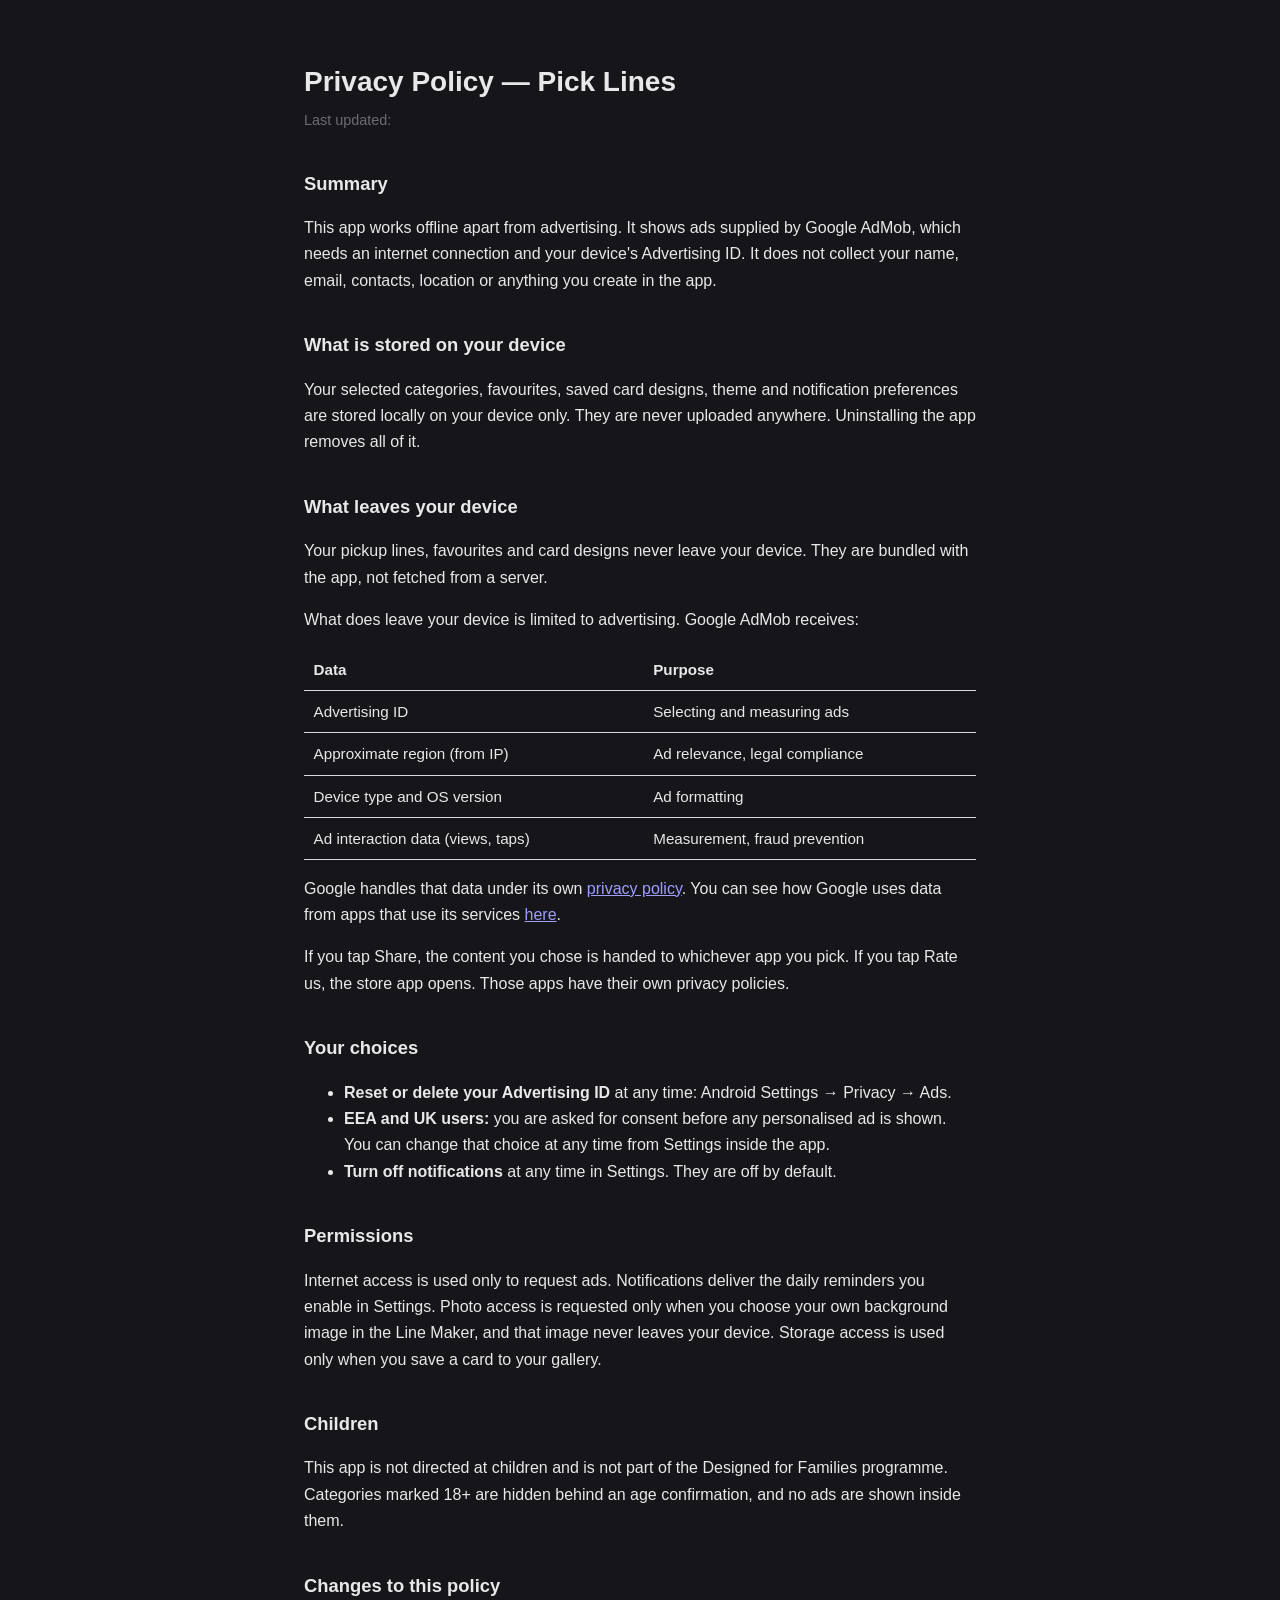
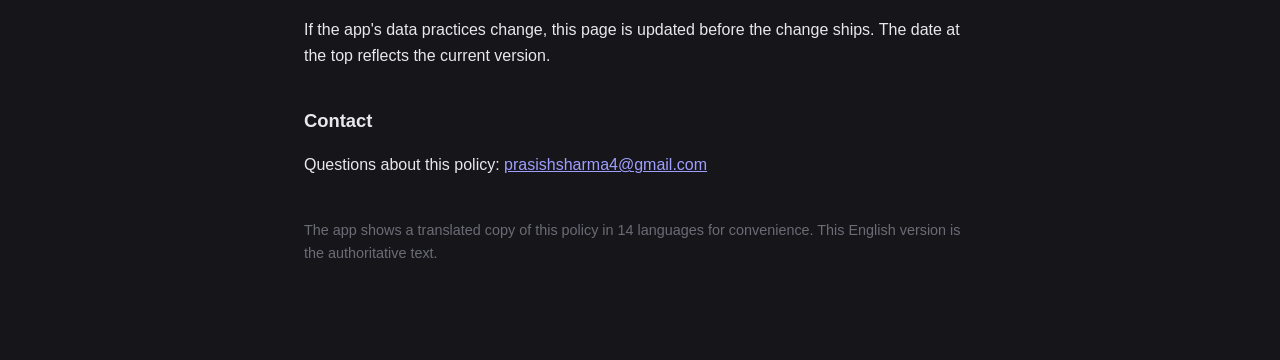
<file: privacy/pickup-lines/index.html>
<!DOCTYPE html>
<html lang="en">
<head>
<meta charset="utf-8">
<meta http-equiv="Content-Security-Policy" content="default-src 'none'; style-src 'unsafe-inline'; img-src 'self'; base-uri 'none'; form-action 'none'">
<meta name="referrer" content="strict-origin-when-cross-origin">
<meta name="viewport" content="width=device-width, initial-scale=1">
<title>Privacy Policy — Pick Lines</title>
<style>
  :root { color-scheme: light dark; }
  body {
    font: 16px/1.65 -apple-system, BlinkMacSystemFont, "Segoe UI", Roboto, sans-serif;
    max-width: 42rem; margin: 0 auto; padding: 2.5rem 1.25rem 5rem;
    color: #1b1b22; background: #fff;
  }
  @media (prefers-color-scheme: dark) {
    body { color: #e8e8ea; background: #16161a; }
    code { background: #26262c; }
  }
  h1 { font-size: 1.75rem; margin-bottom: .25rem; }
  h2 { font-size: 1.15rem; margin-top: 2.25rem; }
  .meta { color: #6b6b76; font-size: .9rem; margin-top: 0; }
  code { background: #f0f0f3; padding: .1rem .35rem; border-radius: 4px; font-size: .9em; }
  table { border-collapse: collapse; width: 100%; margin-top: .75rem; }
  th, td { text-align: left; padding: .5rem .6rem; border-bottom: 1px solid #d8d8de; font-size: .95rem; }
  @media (prefers-color-scheme: dark) { th, td { border-color: #33333b; } }
</style>
<style id="dark-by-default">
/* Dark is the default theme, regardless of the device setting. */
:root { color-scheme: dark; }
    body { color: #e8e8ea; background: #16161a; }
    code { background: #26262c; }
</style>
</head>
<body>

<h1>Privacy Policy — Pick Lines</h1>
<p class="meta">Last updated: <!-- [Add this information] e.g. 24 July 2026 --></p>

<h2>Summary</h2>
<p>
  This app works offline apart from advertising. It shows ads supplied by
  Google AdMob, which needs an internet connection and your device's
  Advertising ID. It does not collect your name, email, contacts, location or
  anything you create in the app.
</p>

<h2>What is stored on your device</h2>
<p>
  Your selected categories, favourites, saved card designs, theme and
  notification preferences are stored locally on your device only. They are
  never uploaded anywhere. Uninstalling the app removes all of it.
</p>

<h2>What leaves your device</h2>
<p>
  Your pickup lines, favourites and card designs never leave your device. They
  are bundled with the app, not fetched from a server.
</p>
<p>
  What does leave your device is limited to advertising. Google AdMob receives:
</p>
<table>
  <tr><th>Data</th><th>Purpose</th></tr>
  <tr><td>Advertising ID</td><td>Selecting and measuring ads</td></tr>
  <tr><td>Approximate region (from IP)</td><td>Ad relevance, legal compliance</td></tr>
  <tr><td>Device type and OS version</td><td>Ad formatting</td></tr>
  <tr><td>Ad interaction data (views, taps)</td><td>Measurement, fraud prevention</td></tr>
</table>
<p>
  Google handles that data under its own
  <a href="https://policies.google.com/privacy">privacy policy</a>. You can see
  how Google uses data from apps that use its services
  <a href="https://policies.google.com/technologies/partner-sites">here</a>.
</p>
<p>
  If you tap Share, the content you chose is handed to whichever app you pick.
  If you tap Rate us, the store app opens. Those apps have their own privacy
  policies.
</p>

<h2>Your choices</h2>
<ul>
  <li>
    <strong>Reset or delete your Advertising ID</strong> at any time:
    Android Settings → Privacy → Ads.
  </li>
  <li>
    <strong>EEA and UK users:</strong> you are asked for consent before any
    personalised ad is shown. You can change that choice at any time from
    Settings inside the app.
  </li>
  <li>
    <strong>Turn off notifications</strong> at any time in Settings. They are
    off by default.
  </li>
</ul>

<h2>Permissions</h2>
<p>
  Internet access is used only to request ads. Notifications deliver the daily
  reminders you enable in Settings. Photo access is requested only when you
  choose your own background image in the Line Maker, and that image never
  leaves your device. Storage access is used only when you save a card to your
  gallery.
</p>

<h2>Children</h2>
<p>
  This app is not directed at children and is not part of the Designed for
  Families programme. Categories marked 18+ are hidden behind an age
  confirmation, and no ads are shown inside them.
</p>

<h2>Changes to this policy</h2>
<p>
  If the app's data practices change, this page is updated before the change
  ships. The date at the top reflects the current version.
</p>

<h2>Contact</h2>
<p>
  Questions about this policy:
  <a href="mailto:&#112;&#114;&#97;&#115;&#105;&#115;&#104;&#115;&#104;&#97;&#114;&#109;&#97;&#52;&#64;&#103;&#109;&#97;&#105;&#108;&#46;&#99;&#111;&#109;">&#112;&#114;&#97;&#115;&#105;&#115;&#104;&#115;&#104;&#97;&#114;&#109;&#97;&#52;&#64;&#103;&#109;&#97;&#105;&#108;&#46;&#99;&#111;&#109;</a>
</p>

<p class="meta" style="margin-top:2.5rem">
  The app shows a translated copy of this policy in 14 languages for
  convenience. This English version is the authoritative text.
</p>

</body>
</html>
</file>
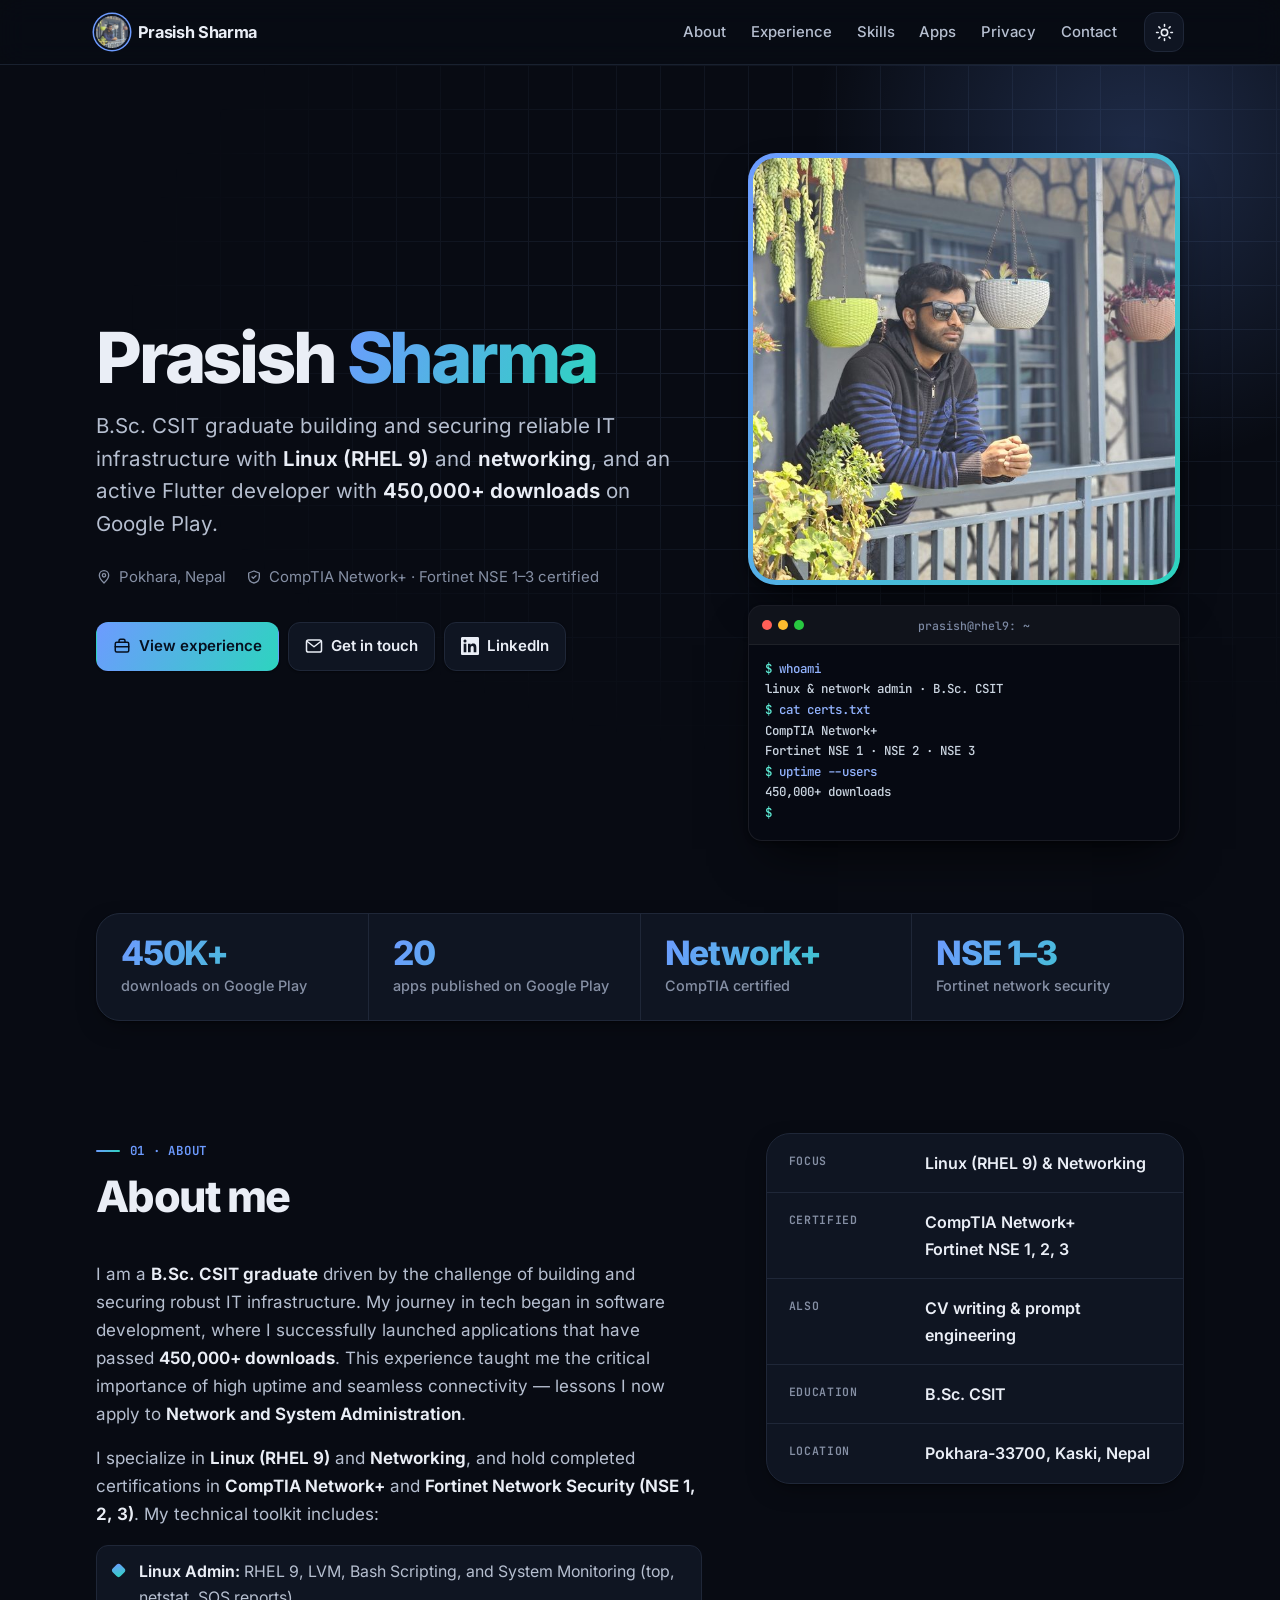
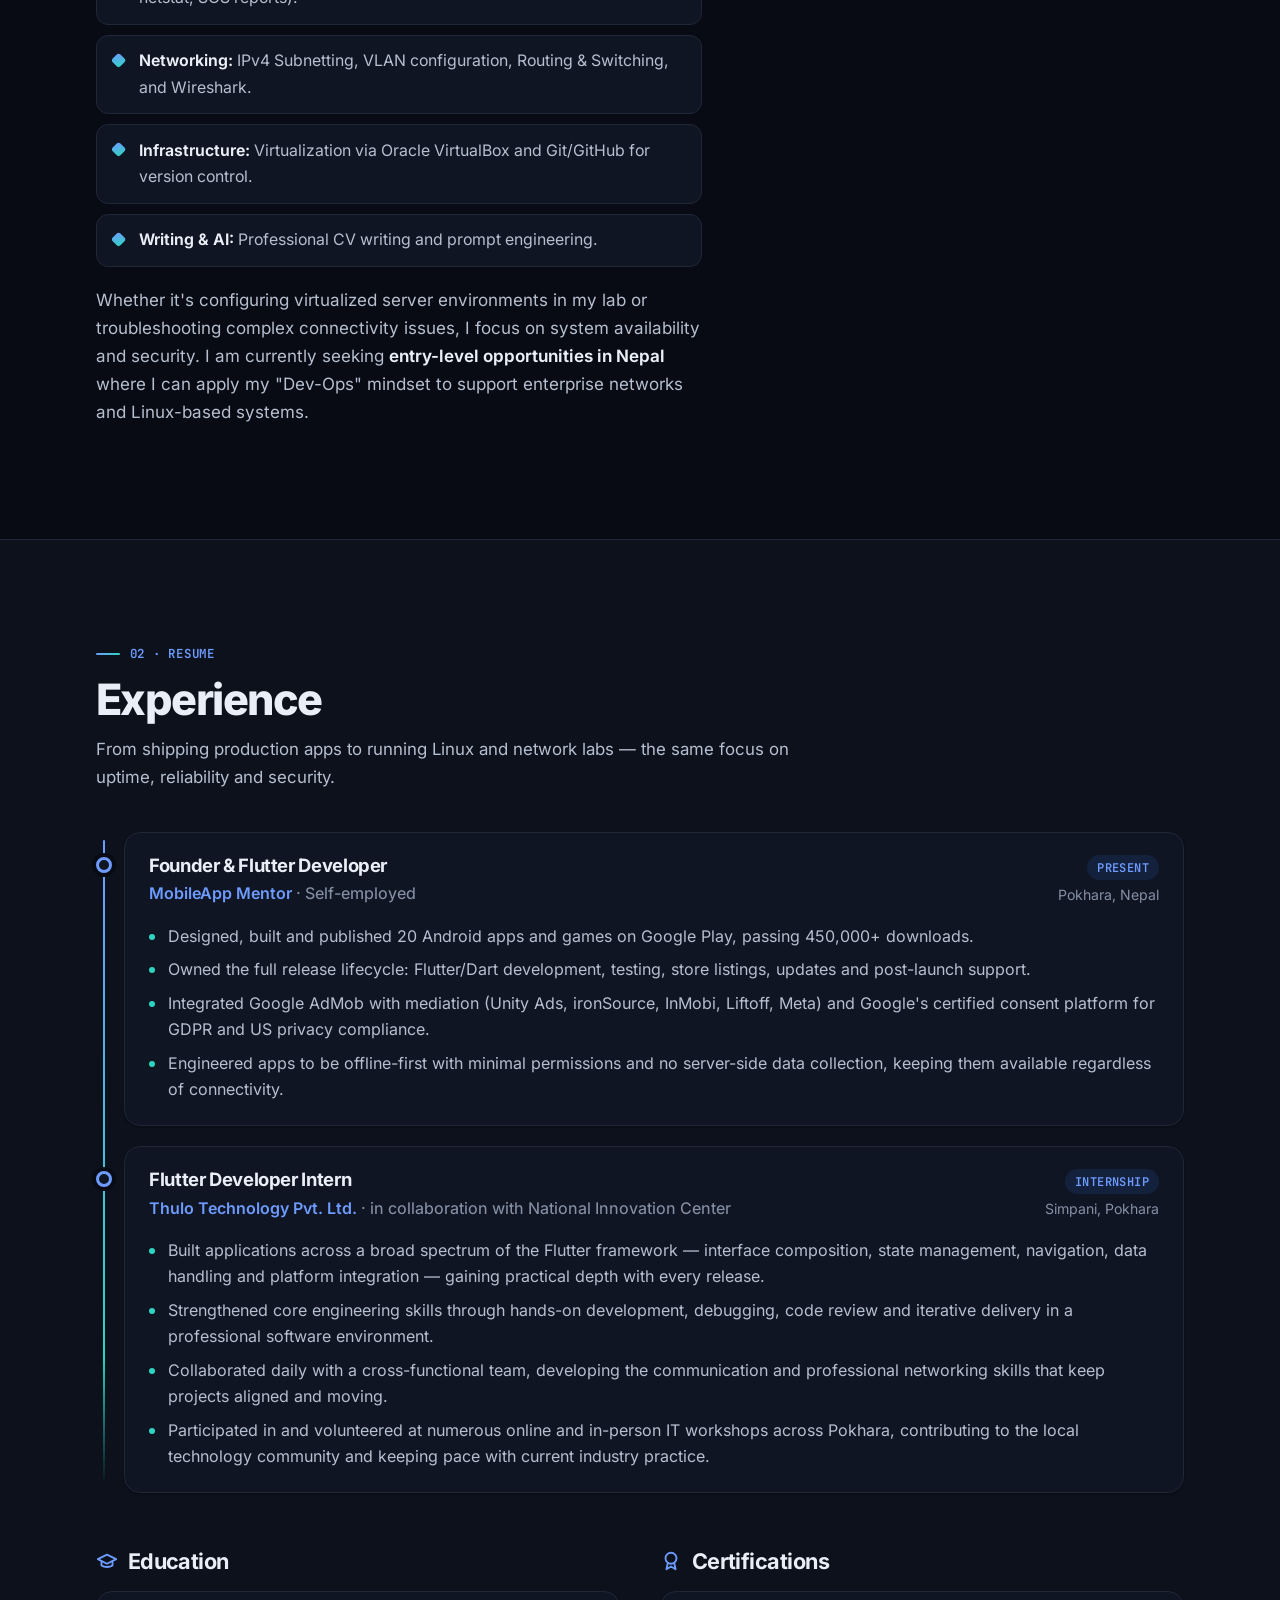
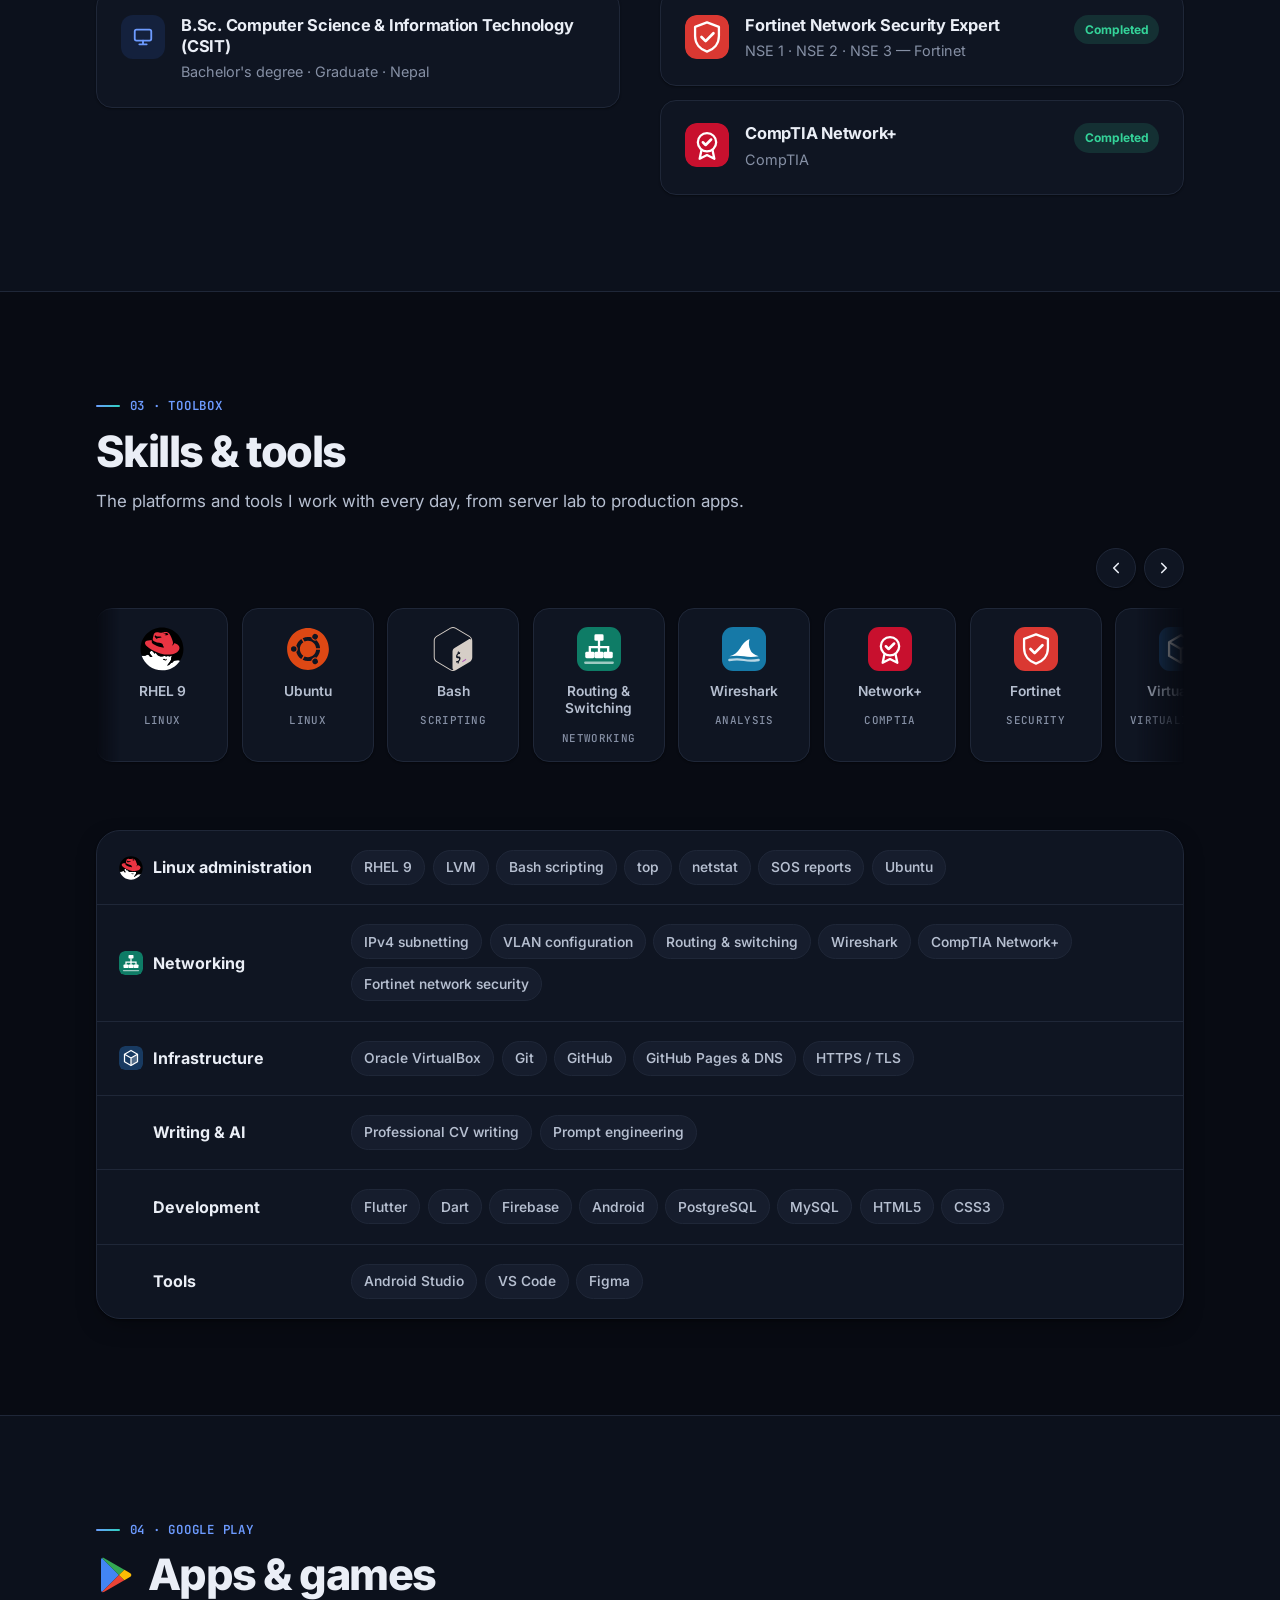
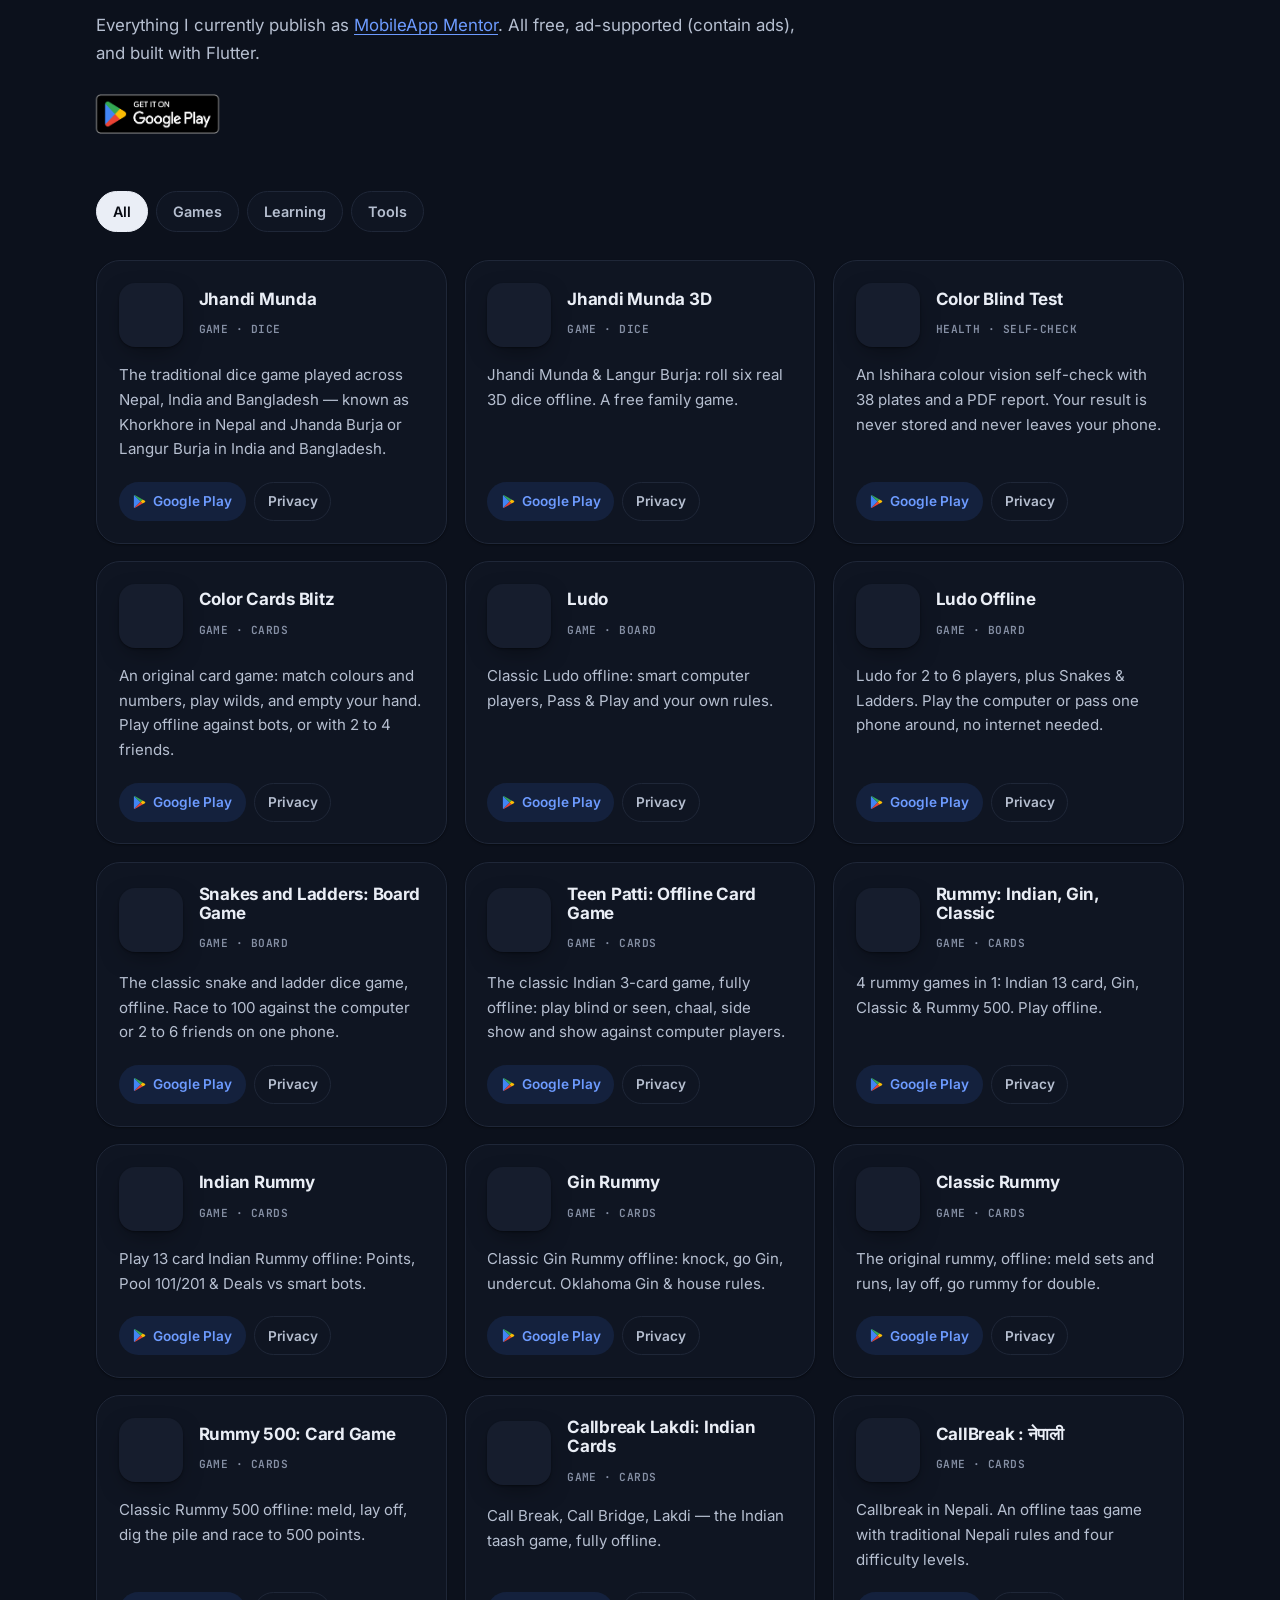
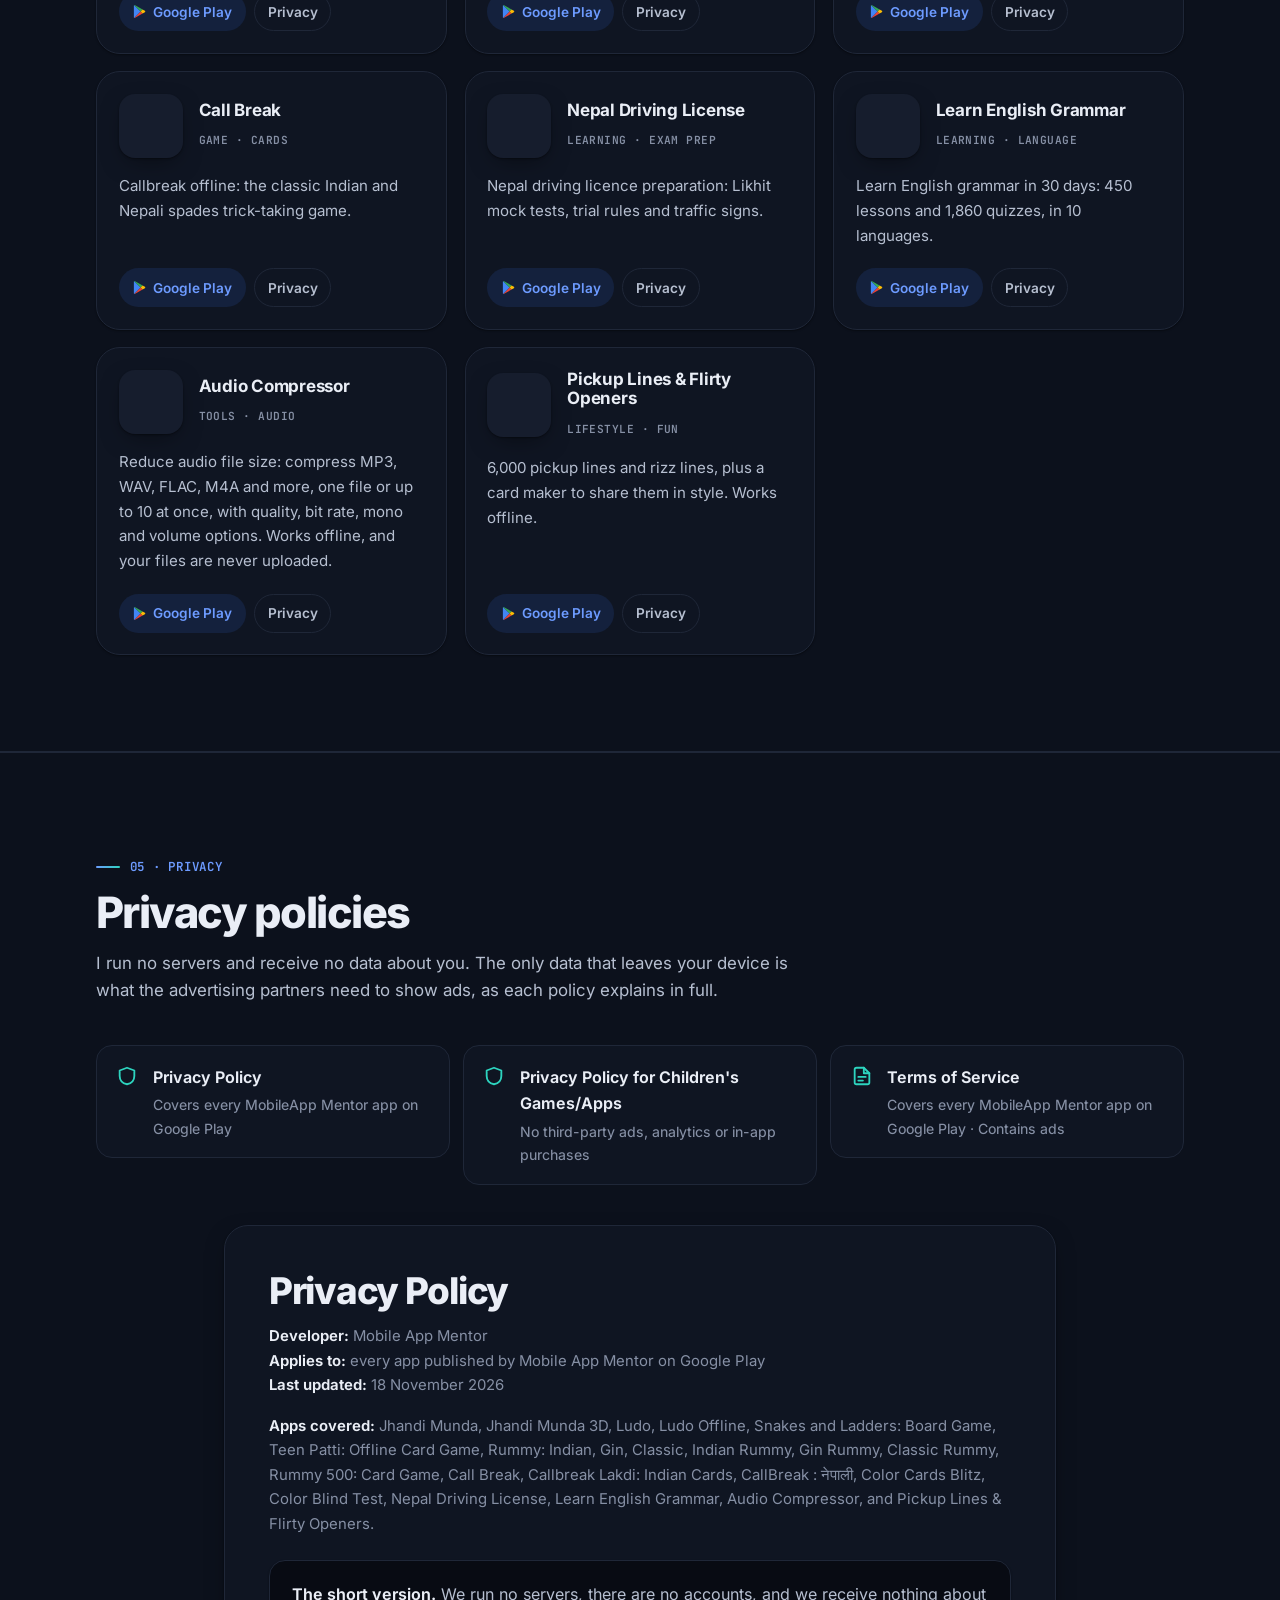
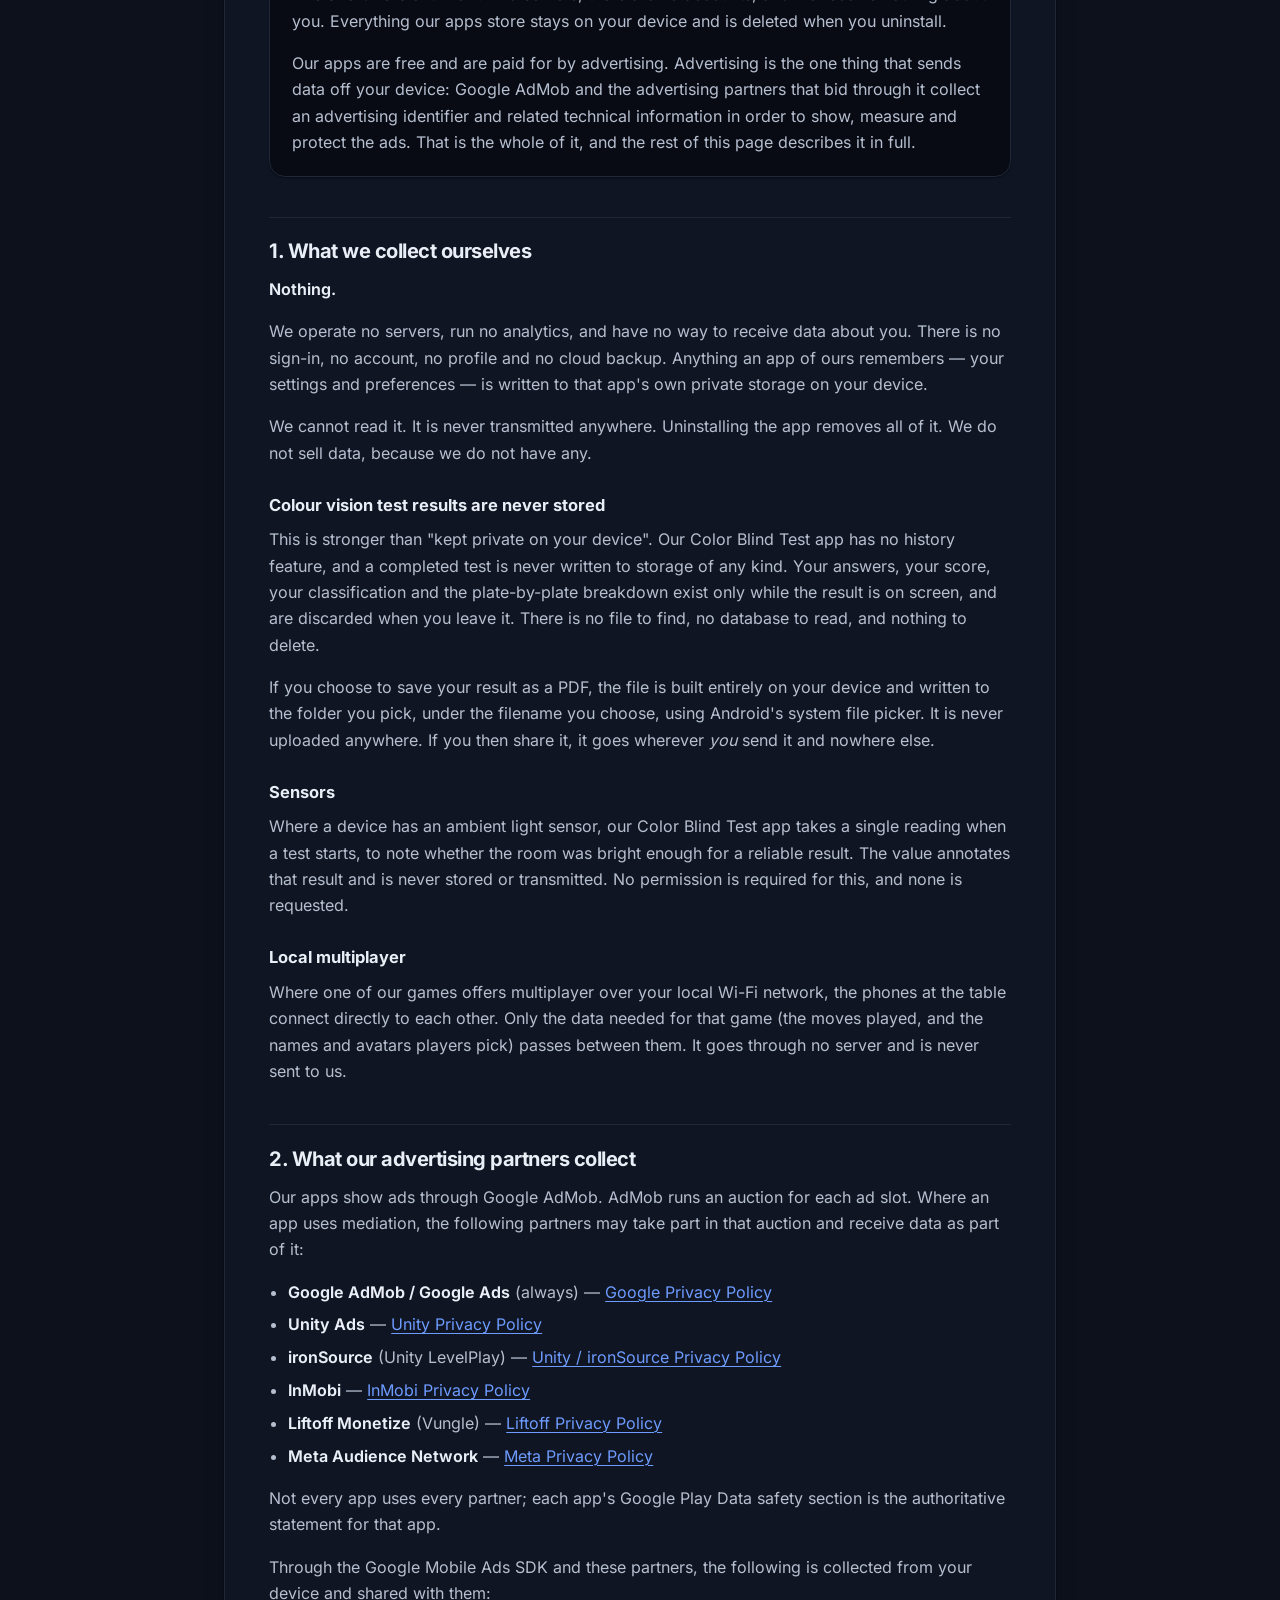
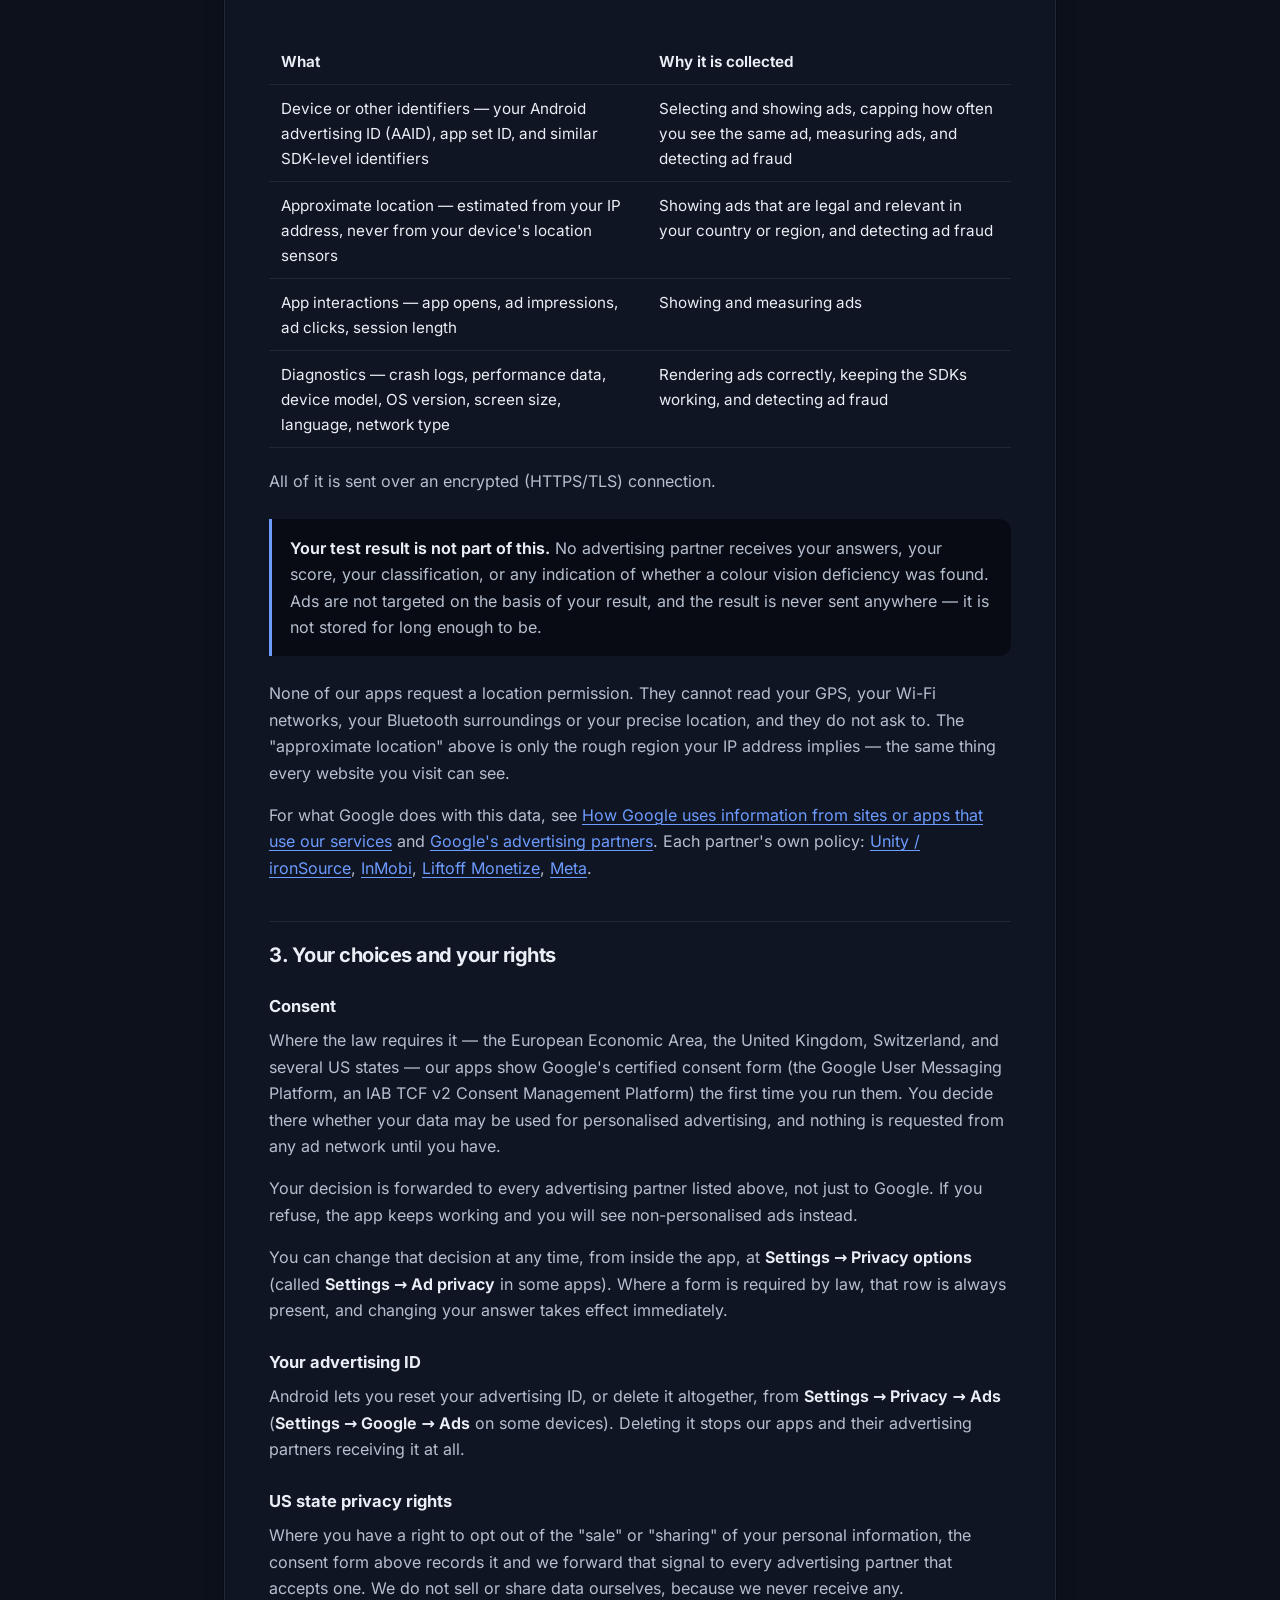
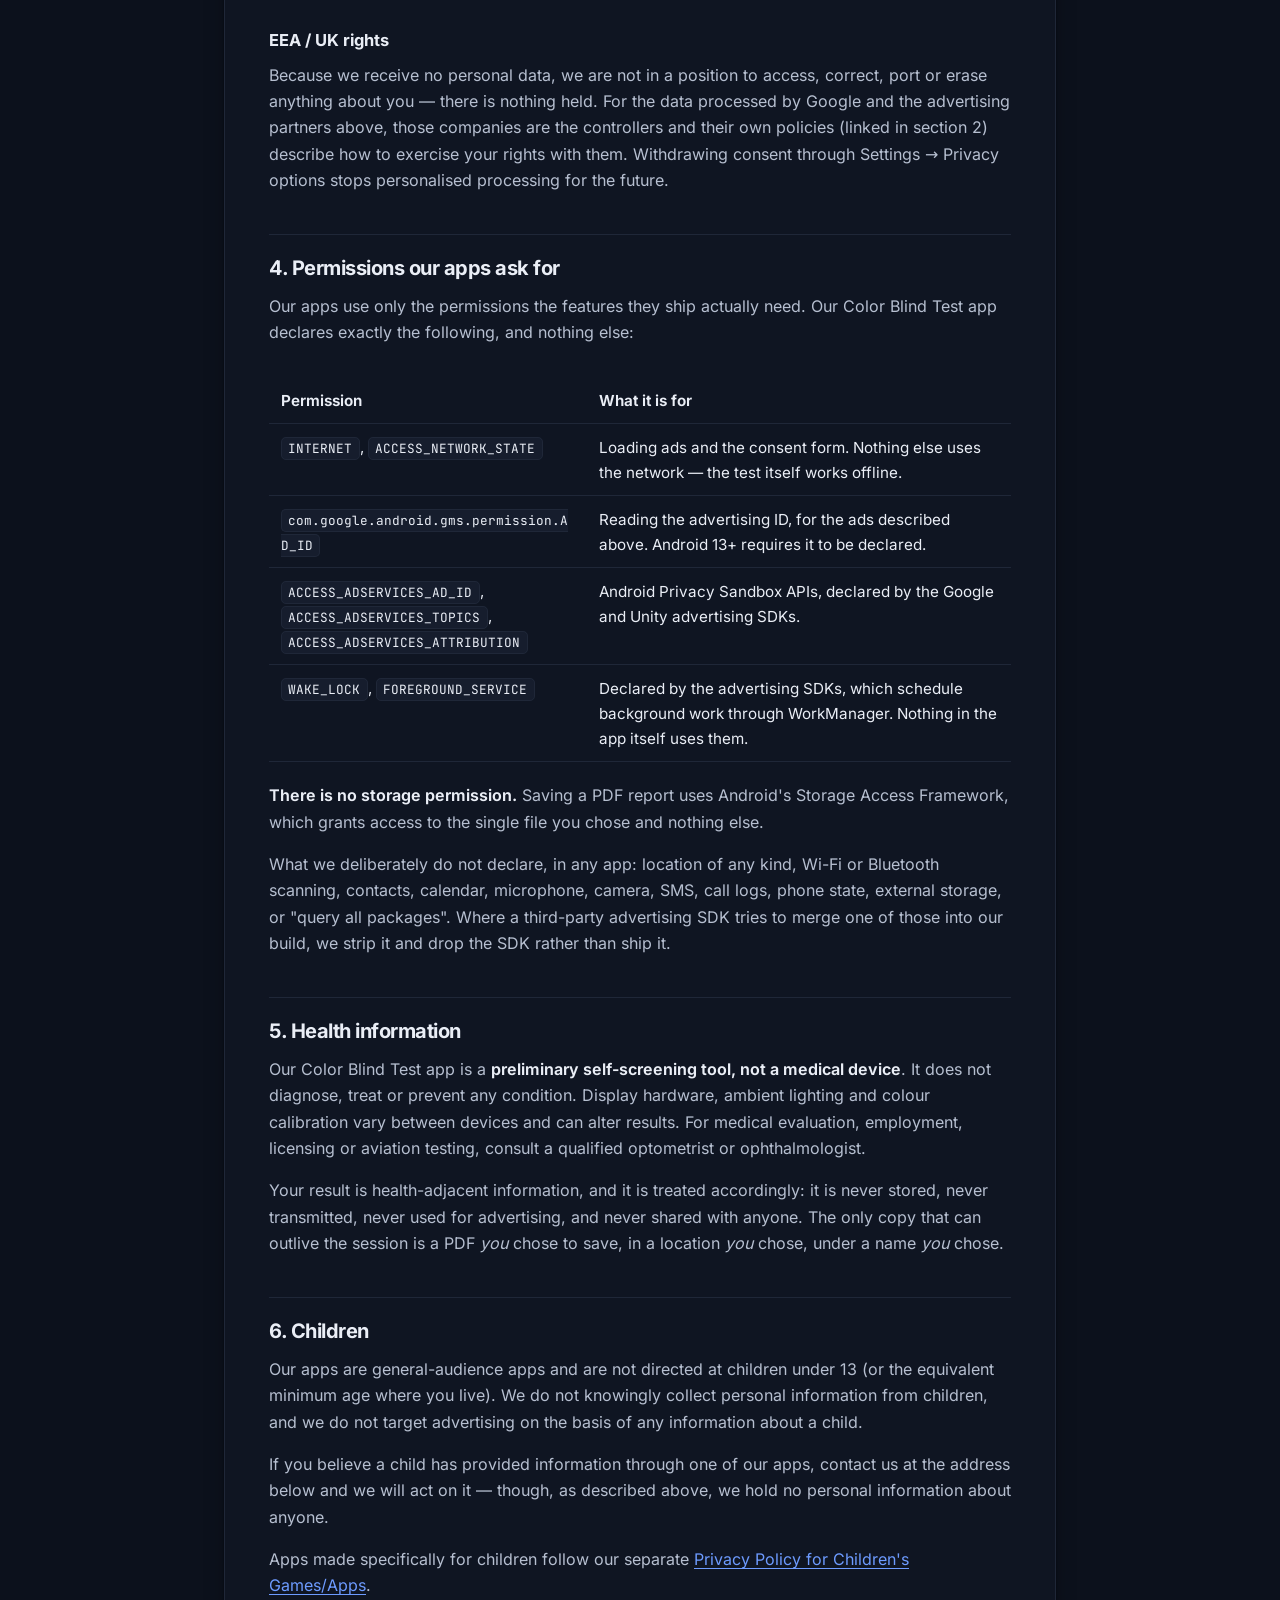
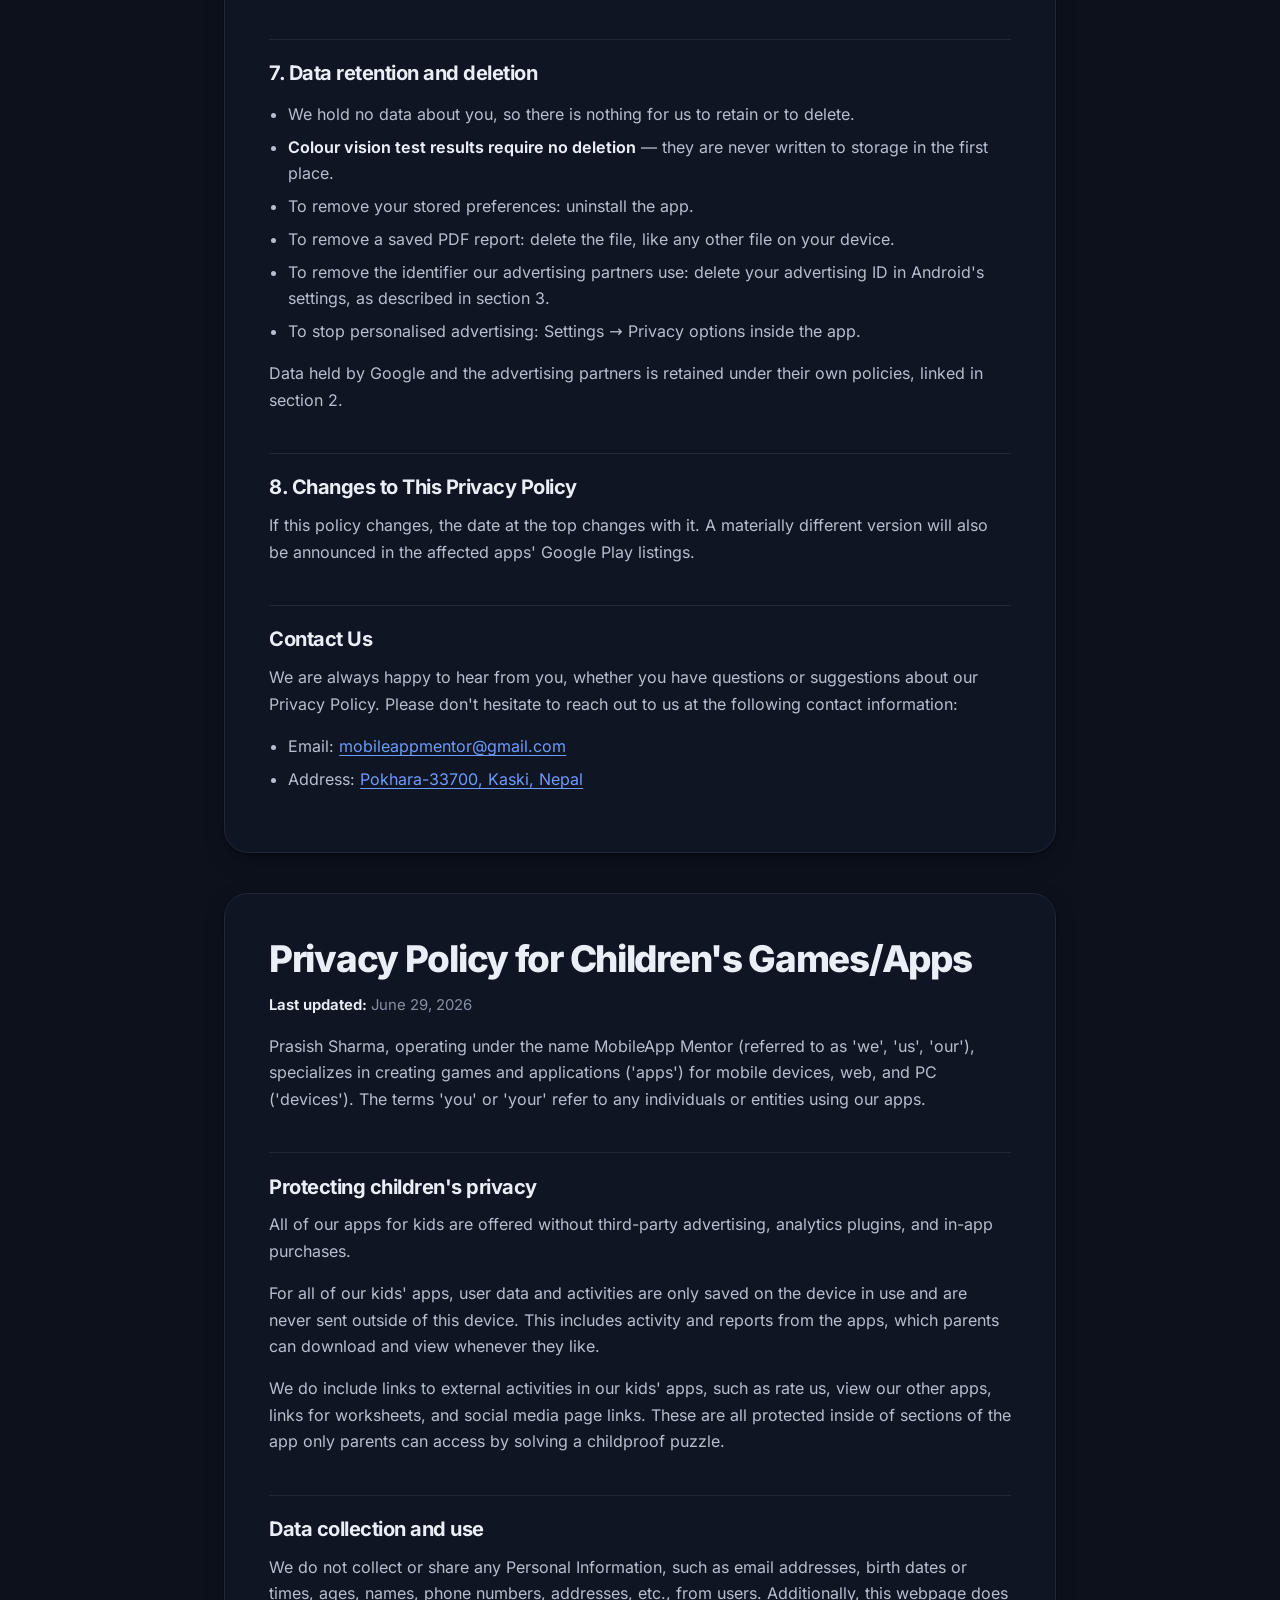
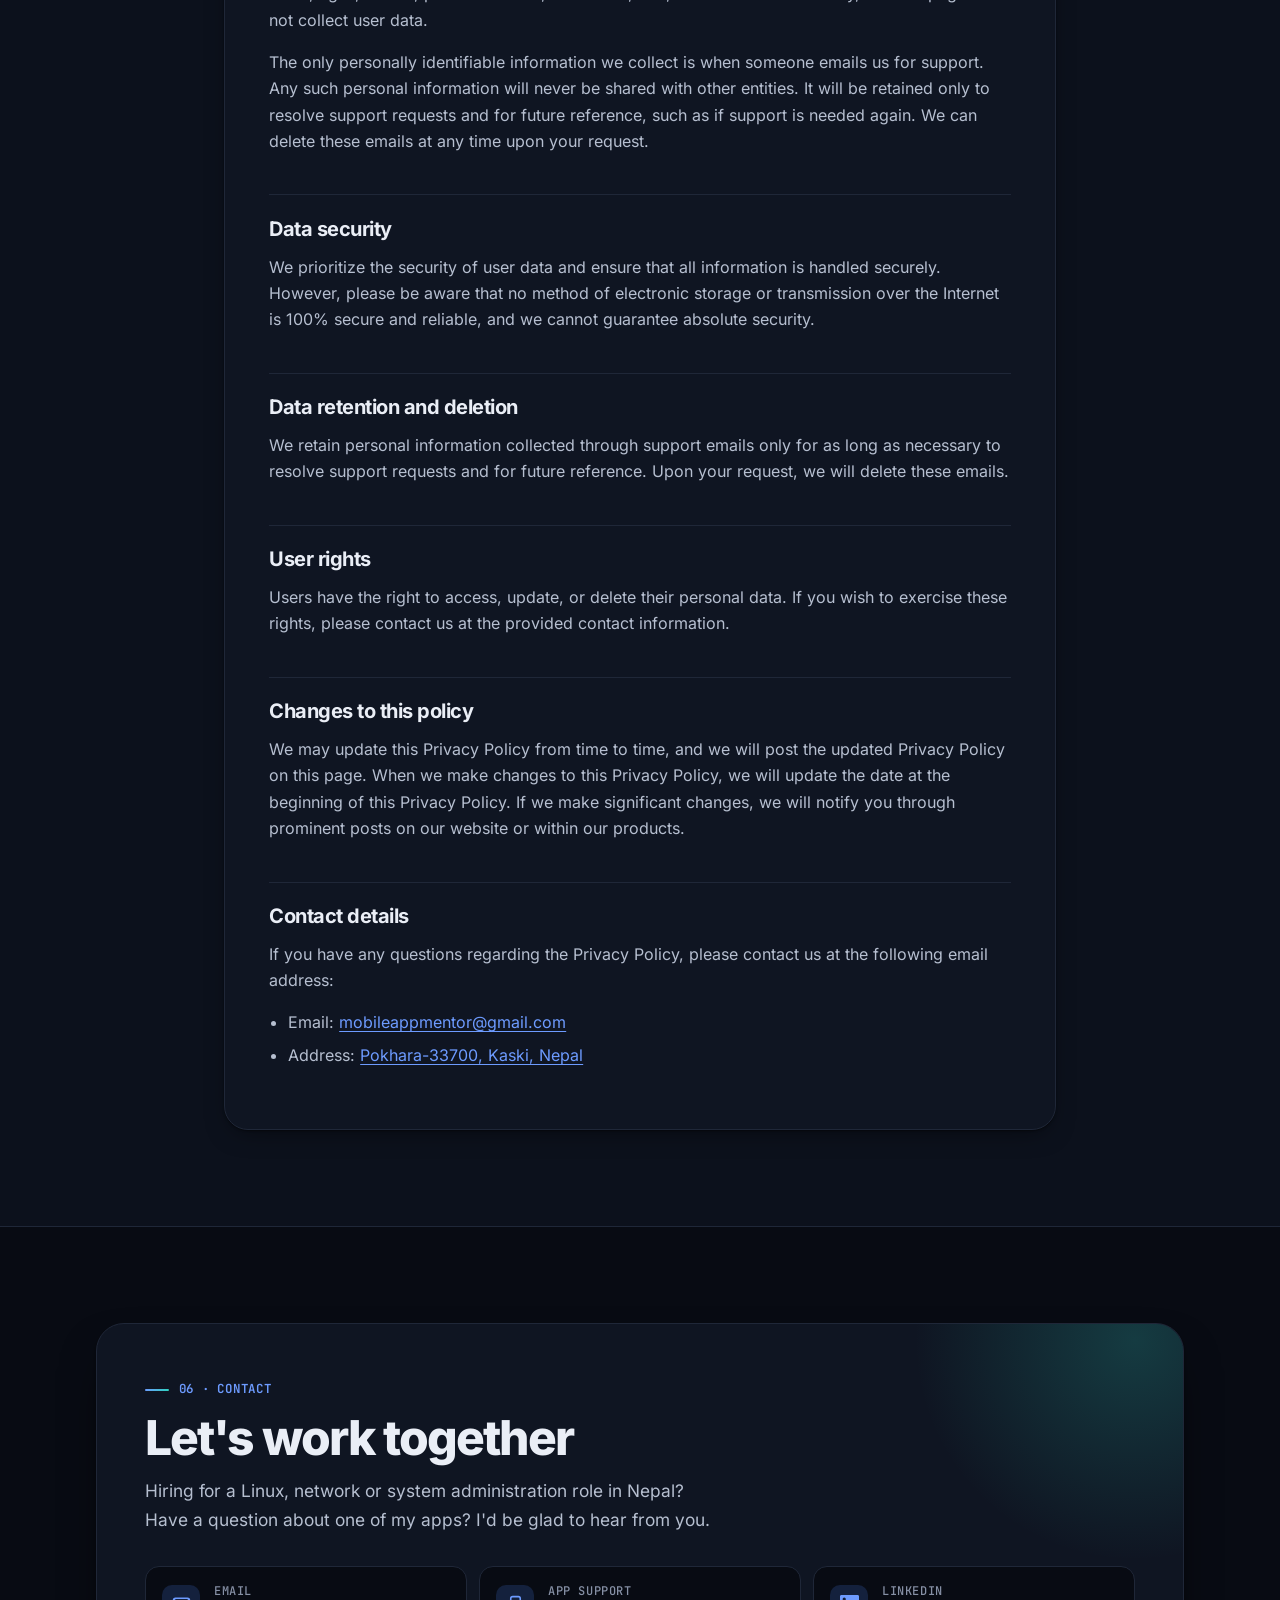
<file: full_blog1.html>
<!DOCTYPE html>
<html lang="en">
<head>
<meta charset="utf-8">
<meta http-equiv="Content-Security-Policy" content="default-src 'none'; base-uri 'none'; form-action 'none'">
<meta http-equiv="refresh" content="0; url=index.html">
<meta name="robots" content="noindex">
<link rel="canonical" href="https://prasishsharma.com.np/">
<title>Prasish Sharma</title>
</head>
<body><p><a href="index.html">Go to prasishsharma.com.np</a></p></body>
</html>
</file>
<file: assets/css/site.css>
/* prasishsharma.com.np — single stylesheet, no external dependencies. */

/* ---------- fonts (self-hosted, SIL Open Font License) ---------- */

@font-face {
  font-family: "Inter";
  src: url("../fonts/inter-var.woff2") format("woff2");
  font-weight: 100 900;
  font-style: normal;
  font-display: swap;
}
@font-face {
  font-family: "JetBrains Mono";
  src: url("../fonts/jetbrains-mono-var.woff2") format("woff2");
  font-weight: 100 800;
  font-style: normal;
  font-display: swap;
}

/* ---------- tokens ---------- */

/* Dark is the default theme for everyone. Light applies only when the
   visitor chooses it with the toggle (data-theme="light"). */

:root {
  --bg: #080b13;
  --bg-2: #0c111c;
  --surface: #0f1522;
  --surface-2: #161d2d;
  --ink: #eaeef6;
  --ink-2: #b6bfd0;
  --muted: #8690a5;
  --rule: #1f2738;
  --rule-strong: #2c3650;
  --accent: #6d9bff;
  --accent-2: #2dd4bf;
  --accent-ink: #06101f;
  --accent-soft: #14213d;
  --ok: #34d399;
  --grad: linear-gradient(120deg, #6d9bff 0%, #2dd4bf 100%);
  --focus: #8fb3ff;
  --shadow-sm: 0 1px 2px rgb(0 0 0 / 40%);
  --shadow: 0 1px 2px rgb(0 0 0 / 40%), 0 8px 24px -8px rgb(0 0 0 / 50%);
  --shadow-lg: 0 2px 4px rgb(0 0 0 / 40%), 0 24px 48px -16px rgb(0 0 0 / 70%);
  --term-bg: #060912;
  color-scheme: dark;
  --radius-sm: 10px;
  --radius: 16px;
  --radius-lg: 24px;
  --wrap: 72rem;
  --font: "Inter", system-ui, -apple-system, "Segoe UI", Roboto, "Helvetica Neue", Arial, "Noto Sans", "Noto Sans Devanagari", sans-serif;
  --mono: "JetBrains Mono", ui-monospace, SFMono-Regular, Menlo, Consolas, monospace;
  --term-ink: #d6deeb;
}

:root[data-theme="light"] {
  --bg: #f6f7fb;
  --bg-2: #eef1f7;
  --surface: #ffffff;
  --surface-2: #f2f4f9;
  --ink: #0c1222;
  --ink-2: #3b4457;
  --muted: #687186;
  --rule: #e1e5ee;
  --rule-strong: #cfd5e2;
  --accent: #2458e6;
  --accent-2: #0d9488;
  --accent-ink: #ffffff;
  --accent-soft: #e8eefe;
  --ok: #059669;
  --grad: linear-gradient(120deg, #2458e6 0%, #0d9488 100%);
  --focus: #2458e6;
  --shadow-sm: 0 1px 2px rgb(15 23 42 / 6%);
  --shadow: 0 1px 2px rgb(15 23 42 / 5%), 0 8px 24px -8px rgb(15 23 42 / 12%);
  --shadow-lg: 0 2px 4px rgb(15 23 42 / 4%), 0 24px 48px -16px rgb(15 23 42 / 22%);
  --radius-sm: 10px;
  --radius: 16px;
  --radius-lg: 24px;
  --wrap: 72rem;
  --font: "Inter", system-ui, -apple-system, "Segoe UI", Roboto, "Helvetica Neue", Arial, "Noto Sans", "Noto Sans Devanagari", sans-serif;
  --mono: "JetBrains Mono", ui-monospace, SFMono-Regular, Menlo, Consolas, monospace;
  --term-bg: #0b1020;
  --term-ink: #d6deeb;
  color-scheme: light;
}

/* ---------- base ---------- */

*, *::before, *::after { box-sizing: border-box; }

html { scroll-behavior: smooth; -webkit-text-size-adjust: 100%; scroll-padding-top: 5rem; }

body {
  margin: 0;
  background: var(--bg);
  color: var(--ink);
  font: 16px/1.65 var(--font);
  font-feature-settings: "cv11", "ss01", "ss03";
  -webkit-font-smoothing: antialiased;
  -moz-osx-font-smoothing: grayscale;
  text-rendering: optimizeLegibility;
  overflow-x: hidden;
}

img, svg { max-width: 100%; height: auto; display: block; }
a { color: var(--accent); text-underline-offset: 0.2em; text-decoration-thickness: 1px; }
a:hover { text-decoration-thickness: 2px; }
:focus-visible { outline: 3px solid var(--focus); outline-offset: 3px; border-radius: 6px; }
::selection { background: var(--accent); color: var(--accent-ink); }

h1, h2, h3 { line-height: 1.15; letter-spacing: -0.025em; margin: 0; font-weight: 700; }
p { margin: 0 0 1rem; }
strong { font-weight: 650; }

.wrap { max-width: var(--wrap); margin: 0 auto; padding: 0 1rem; }
@media (min-width: 40rem) { .wrap { padding: 0 1.5rem; } }
@media (min-width: 64rem) { .wrap { padding: 0 2rem; } }

.visually-hidden {
  position: absolute !important; width: 1px; height: 1px; margin: -1px; padding: 0;
  overflow: hidden; clip: rect(0 0 0 0); white-space: nowrap; border: 0;
}

.skip {
  position: absolute; left: 1rem; top: -4rem; z-index: 100;
  background: var(--accent); color: var(--accent-ink); padding: 0.6rem 1rem;
  border-radius: var(--radius-sm); text-decoration: none; font-weight: 600;
}
.skip:focus { top: 1rem; }

/* ---------- header ---------- */

.site-header {
  position: sticky; top: 0; z-index: 50;
  background: color-mix(in srgb, var(--bg) 82%, transparent);
  backdrop-filter: saturate(180%) blur(14px);
  -webkit-backdrop-filter: saturate(180%) blur(14px);
  border-bottom: 1px solid color-mix(in srgb, var(--rule) 80%, transparent);
}
.site-header .wrap { display: flex; align-items: center; gap: 1rem; min-height: 4rem; }
.brand {
  font-weight: 700; color: var(--ink); text-decoration: none; letter-spacing: -0.02em;
  display: flex; align-items: center; gap: 0.6rem; white-space: nowrap; font-size: 1.02rem;
}
.brand img {
  width: 32px; height: 32px; border-radius: 50%; object-fit: cover;
  box-shadow: 0 0 0 2px var(--surface), 0 0 0 3.5px var(--accent);
}
.nav { margin-left: auto; display: flex; align-items: center; gap: 0.15rem; }
.nav a {
  color: var(--ink-2); text-decoration: none; font-size: 0.93rem; font-weight: 500;
  padding: 0.45rem 0.7rem; border-radius: 999px; transition: background-color .15s, color .15s;
}
.nav a:hover { background: var(--surface-2); color: var(--ink); }
.nav a[aria-current="true"] { color: var(--accent); background: var(--accent-soft); }
.nav-toggle, .theme-toggle {
  appearance: none; border: 1px solid var(--rule); background: var(--surface);
  color: var(--ink); border-radius: 12px; width: 2.5rem; height: 2.5rem;
  display: inline-grid; place-items: center; cursor: pointer; flex: none;
  transition: border-color .15s, transform .15s;
}
.nav-toggle:hover, .theme-toggle:hover { border-color: var(--rule-strong); }
.nav-toggle { display: none; margin-left: auto; }
.nav-toggle svg, .theme-toggle svg { width: 19px; height: 19px; }
.theme-toggle .moon { display: none; }
:root[data-theme="light"] .theme-toggle .moon { display: block; }
:root[data-theme="light"] .theme-toggle .sun { display: none; }

@media (max-width: 56rem) {
  .nav-toggle { display: inline-grid; }
  .nav {
    display: none; position: absolute; left: 0; right: 0; top: 100%;
    flex-direction: column; align-items: stretch; gap: 0.15rem;
    background: var(--bg); border-bottom: 1px solid var(--rule); padding: 0.5rem 1rem 1rem;
    box-shadow: var(--shadow);
  }
  .nav.open { display: flex; }
  .nav a { padding: 0.75rem 0.85rem; font-size: 1rem; border-radius: 12px; }
  .site-header .theme-toggle { order: 3; margin-left: auto; }
  .site-header .nav-toggle ~ .theme-toggle { margin-left: 0; }
}

/* ---------- hero ---------- */

.hero { position: relative; padding: 3.5rem 0 3rem; overflow: hidden; isolation: isolate; }
.hero::before {
  content: ""; position: absolute; inset: 0; z-index: -2;
  background-image:
    linear-gradient(var(--rule) 1px, transparent 1px),
    linear-gradient(90deg, var(--rule) 1px, transparent 1px);
  background-size: 44px 44px;
  -webkit-mask-image: radial-gradient(ellipse 80% 70% at 70% 30%, #000 20%, transparent 75%);
  mask-image: radial-gradient(ellipse 80% 70% at 70% 30%, #000 20%, transparent 75%);
  opacity: 0.7;
}
.hero::after {
  content: ""; position: absolute; z-index: -1; width: 46rem; height: 46rem; right: -14rem; top: -18rem;
  background: radial-gradient(circle, color-mix(in srgb, var(--accent) 22%, transparent) 0%, transparent 62%);
  pointer-events: none;
}
@media (min-width: 56rem) { .hero { padding: 5.5rem 0 4.5rem; } }

.hero-grid { display: grid; gap: 3rem; align-items: center; }
@media (min-width: 56rem) { .hero-grid { grid-template-columns: 1.35fr 1fr; gap: 3.5rem; } }


.hero h1 {
  font-size: clamp(2.6rem, 7vw, 4.4rem); letter-spacing: -0.045em; line-height: 1.02;
  margin-bottom: 1rem; font-weight: 800;
}
.hero h1 .grad {
  background: var(--grad); -webkit-background-clip: text; background-clip: text; color: transparent;
}
.hero .role { font-size: clamp(1.08rem, 2.2vw, 1.28rem); color: var(--ink-2); margin-bottom: 1.5rem; max-width: 36rem; line-height: 1.6; }
.hero .role strong { color: var(--ink); }

.meta-line { display: flex; flex-wrap: wrap; gap: 0.5rem 1.25rem; color: var(--muted); font-size: 0.93rem; margin: 0 0 2rem; padding: 0; list-style: none; }
.meta-line li { display: inline-flex; align-items: center; gap: 0.45rem; }
.meta-line svg { width: 16px; height: 16px; }

.actions { display: flex; flex-wrap: wrap; gap: 0.55rem; }
.btn {
  display: inline-flex; align-items: center; gap: 0.5rem; text-decoration: none;
  font-weight: 600; font-size: 0.94rem; padding: 0.72rem 1rem; border-radius: 12px;
  border: 1px solid var(--rule); background: var(--surface); color: var(--ink);
  box-shadow: var(--shadow-sm);
  transition: transform .18s ease, border-color .18s ease, box-shadow .18s ease;
}
.btn:hover { border-color: var(--rule-strong); transform: translateY(-2px); box-shadow: var(--shadow); text-decoration: none; }
.btn svg { width: 18px; height: 18px; flex: none; }
.btn-primary { background: var(--grad); border-color: transparent; color: #06101f; }
:root[data-theme="light"] .btn-primary { color: #fff; }
.btn-primary:hover { border-color: transparent; }

/* photo + terminal */
.hero-visual { justify-self: center; width: 100%; max-width: 27rem; display: flex; flex-direction: column; }
.hero-photo {
  margin: 0; padding: 5px; border-radius: 28px; background: var(--grad); box-shadow: var(--shadow-lg);
}
.hero-photo img { width: 100%; aspect-ratio: 1; object-fit: cover; border-radius: 23px; }

.terminal {
  margin: 1.25rem 0 0; position: relative; width: 100%;
  background: var(--term-bg); color: var(--term-ink); border-radius: 14px;
  border: 1px solid rgb(255 255 255 / 8%); box-shadow: var(--shadow-lg);
  font: 500 0.78rem/1.65 var(--mono); overflow: hidden;
}
.terminal-bar { display: flex; align-items: center; gap: 6px; padding: 0.6rem 0.8rem; background: rgb(255 255 255 / 4%); border-bottom: 1px solid rgb(255 255 255 / 6%); }
.terminal-bar i { width: 10px; height: 10px; border-radius: 50%; background: #ff5f57; }
.terminal-bar i:nth-child(2) { background: #febc2e; }
.terminal-bar i:nth-child(3) { background: #28c840; }
.terminal-bar span { margin-left: auto; margin-right: auto; color: #7c89a3; font-size: 0.72rem; transform: translateX(-14px); }
.terminal pre { margin: 0; padding: 0.85rem 1rem 1rem; white-space: pre-wrap; font: inherit; }
.terminal .p { color: #5eead4; }
.terminal .c { color: #93b4ff; }
.terminal .o { color: #cbd5e1; }
.terminal .cursor { display: inline-block; width: 0.55em; height: 1.05em; background: #5eead4; vertical-align: -0.2em; animation: blink 1.1s steps(1) infinite; }
@keyframes blink { 50% { opacity: 0; } }

/* stats */
.stats { padding: 0 0 1rem; }
.stats ul {
  list-style: none; margin: 0; padding: 0; display: grid; gap: 1px;
  grid-template-columns: repeat(auto-fit, minmax(min(100%, 9.5rem), 1fr));
  background: var(--rule); border: 1px solid var(--rule); border-radius: var(--radius-lg); overflow: hidden;
  box-shadow: var(--shadow);
}
.stats li { background: var(--surface); padding: 1.2rem 1.25rem; }
@media (min-width: 40rem) { .stats li { padding: 1.35rem 1.5rem; } }
.stats b {
  display: block; font-size: clamp(1.6rem, 3.4vw, 2.1rem); font-weight: 800; letter-spacing: -0.035em; line-height: 1.1;
  background: var(--grad); -webkit-background-clip: text; background-clip: text; color: transparent;
}
.stats span { color: var(--muted); font-size: 0.9rem; font-weight: 500; }

/* ---------- sections ---------- */

section { padding: 4.5rem 0; }
@media (min-width: 56rem) { section { padding: 6rem 0; } }
.section-alt { background: var(--bg-2); border-top: 1px solid var(--rule); border-bottom: 1px solid var(--rule); }
.section-head { margin-bottom: 2.5rem; max-width: 44rem; }
.section-head h2 { font-size: clamp(1.9rem, 4vw, 2.7rem); letter-spacing: -0.035em; margin-bottom: 0.75rem; font-weight: 800; }
.section-head p { color: var(--ink-2); margin: 0; font-size: 1.05rem; }
.kicker {
  display: inline-flex; align-items: center; gap: 0.6rem; margin-bottom: 0.9rem;
  font: 600 0.78rem/1 var(--mono); letter-spacing: 0.06em; text-transform: uppercase; color: var(--accent);
}
.kicker::before { content: ""; width: 1.5rem; height: 2px; background: var(--grad); border-radius: 2px; }

.prose { max-width: 44rem; color: var(--ink-2); font-size: 1.06rem; }
.prose strong { color: var(--ink); }
.prose .toolkit { list-style: none; margin: 0 0 1.25rem; padding: 0; display: grid; gap: 0.6rem; }
.prose .toolkit li {
  padding: 0.8rem 1rem 0.8rem 2.6rem; background: var(--surface); border: 1px solid var(--rule);
  border-radius: 12px; position: relative; font-size: 0.99rem;
}
.prose .toolkit li::before {
  content: ""; position: absolute; left: 1rem; top: 1.2rem; width: 0.7rem; height: 0.7rem; border-radius: 3px;
  background: var(--grad); transform: rotate(45deg);
}

.two-col { display: grid; gap: 2.5rem; align-items: start; }
@media (min-width: 56rem) { .two-col { grid-template-columns: 1.45fr 1fr; gap: 4rem; } }

.facts {
  margin: 0; background: var(--surface); border: 1px solid var(--rule); border-radius: var(--radius-lg);
  box-shadow: var(--shadow); overflow: hidden;
}
@media (min-width: 56rem) { .facts { position: sticky; top: 6rem; } }
.facts div { display: grid; grid-template-columns: 7.5rem 1fr; gap: 1rem; padding: 1rem 1.35rem; border-top: 1px solid var(--rule); }
.facts div:first-child { border-top: 0; }
.facts dt { font: 600 0.72rem/1.9 var(--mono); letter-spacing: 0.06em; text-transform: uppercase; color: var(--muted); }
.facts dd { margin: 0; font-weight: 600; color: var(--ink); }

/* ---------- resume ---------- */

.cv-timeline { list-style: none; margin: 0; padding: 0 0 0 1.75rem; position: relative; display: grid; gap: 1.25rem; }
.cv-timeline::before {
  content: ""; position: absolute; left: 0.45rem; top: 0.5rem; bottom: 0.5rem; width: 2px;
  background: linear-gradient(var(--accent), var(--accent-2) 80%, transparent); border-radius: 2px;
}
.cv-timeline > li { position: relative; }
.cv-timeline > li::before {
  content: ""; position: absolute; left: -1.75rem; top: 1.55rem; width: 1rem; height: 1rem; border-radius: 50%;
  background: var(--surface); border: 3px solid var(--accent); box-shadow: 0 0 0 4px var(--bg);
}
.cv-item {
  background: var(--surface); border: 1px solid var(--rule); border-radius: var(--radius);
  padding: 1.4rem 1.5rem; box-shadow: var(--shadow-sm); transition: box-shadow .2s, border-color .2s;
}
.cv-item:hover { box-shadow: var(--shadow); border-color: var(--rule-strong); }
.cv-head { display: flex; flex-wrap: wrap; justify-content: space-between; gap: 0.4rem 1.5rem; }
.cv-head h3 { font-size: 1.15rem; margin-bottom: 0.25rem; letter-spacing: -0.02em; }
.cv-org { margin: 0; font-weight: 600; color: var(--accent); }
.cv-org span { font-weight: 450; color: var(--muted); }
.cv-when {
  display: flex; flex-direction: column; align-items: flex-end; gap: 0.2rem;
  font-size: 0.88rem; color: var(--muted); text-align: right; white-space: nowrap;
}
.cv-when .when {
  font: 600 0.75rem/1 var(--mono); letter-spacing: 0.04em; text-transform: uppercase;
  color: var(--accent); background: var(--accent-soft); padding: 0.4rem 0.6rem; border-radius: 999px;
}
.cv-item ul { margin: 1rem 0 0; padding: 0; list-style: none; color: var(--ink-2); display: grid; gap: 0.45rem; }
.cv-item ul li { position: relative; padding-left: 1.2rem; }
.cv-item ul li::before { content: ""; position: absolute; left: 0; top: 0.68em; width: 6px; height: 6px; border-radius: 50%; background: var(--accent-2); }
@media (max-width: 40rem) {
  .cv-when { flex-direction: row; align-items: center; gap: 0.6rem; text-align: left; white-space: normal; }
  .cv-timeline { padding-left: 1.4rem; }
  .cv-timeline > li::before { left: -1.4rem; }
  .cv-timeline::before { left: 0.3rem; }
}

.cv-split { display: grid; gap: 2.5rem; margin-top: 3.5rem; }
@media (min-width: 56rem) { .cv-split { grid-template-columns: 1fr 1fr; } }
.cv-subhead { font-size: 1.35rem; margin-bottom: 1.1rem; letter-spacing: -0.025em; display: flex; align-items: center; gap: 0.6rem; }
.cv-subhead svg { width: 22px; height: 22px; color: var(--accent); }
.cred { display: grid; gap: 0.85rem; }
.cred .cv-item { display: flex; gap: 1rem; align-items: flex-start; }
.cred .cv-item > img, .cred .cv-item > .cred-icon { width: 44px; height: 44px; border-radius: 12px; flex: none; }
.cred-icon { display: grid; place-items: center; background: var(--accent-soft); color: var(--accent); }
.cred-icon svg { width: 22px; height: 22px; }
.cred .cv-head { flex: 1; }

.badge {
  display: inline-flex; align-items: center; gap: 0.35rem; font-size: 0.75rem; font-weight: 700;
  padding: 0.3rem 0.65rem; border-radius: 999px; white-space: nowrap;
  background: color-mix(in srgb, var(--ok) 14%, transparent); color: var(--ok);
}
.badge-muted { background: var(--accent-soft); color: var(--accent); }

/* ---------- skills: horizontal tools rail ---------- */

.rail-wrap { position: relative; margin: 0 -1rem 3rem; }
@media (min-width: 40rem) { .rail-wrap { margin: 0 0 3rem; } }
.rail {
  list-style: none; margin: 0; padding: 0.5rem 1rem 1.25rem; display: flex; gap: 0.85rem;
  overflow-x: auto; overscroll-behavior-x: contain; scroll-snap-type: x mandatory; scroll-padding: 0 1rem;
  scrollbar-width: thin; scrollbar-color: var(--rule-strong) transparent;
  -webkit-mask-image: linear-gradient(90deg, transparent 0, #000 1.5rem, #000 calc(100% - 3rem), transparent);
  mask-image: linear-gradient(90deg, transparent 0, #000 1.5rem, #000 calc(100% - 3rem), transparent);
}
@media (min-width: 40rem) { .rail { padding: 0.5rem 0.25rem 1.25rem; scroll-padding: 0; } }
.rail:focus-visible { outline-offset: -3px; }
.rail li {
  flex: 0 0 auto; width: 8.25rem; scroll-snap-align: start;
  display: flex; flex-direction: column; align-items: center; gap: 0.7rem; text-align: center;
  padding: 1.15rem 0.75rem 1rem; background: var(--surface); border: 1px solid var(--rule);
  border-radius: var(--radius); box-shadow: var(--shadow-sm);
  font-size: 0.86rem; font-weight: 600; color: var(--ink-2); line-height: 1.3;
  transition: transform .18s ease, border-color .18s ease, box-shadow .18s ease;
}
.rail li:hover { transform: translateY(-3px); border-color: var(--rule-strong); box-shadow: var(--shadow); }
.rail img { width: 44px; height: 44px; }
.rail small { display: block; font: 500 0.68rem/1.2 var(--mono); color: var(--muted); letter-spacing: 0.03em; text-transform: uppercase; margin-top: 0.15rem; }

.rail-controls { display: none; gap: 0.5rem; justify-content: flex-end; margin: -0.5rem 0 0.75rem; }
.js .rail-controls { display: flex; }
@media (max-width: 40rem) { .js .rail-controls { padding: 0 1rem; } }
.rail-btn {
  appearance: none; width: 2.5rem; height: 2.5rem; border-radius: 50%; cursor: pointer;
  border: 1px solid var(--rule); background: var(--surface); color: var(--ink);
  display: grid; place-items: center; box-shadow: var(--shadow-sm); transition: border-color .15s, opacity .15s;
}
.rail-btn:hover:not(:disabled) { border-color: var(--accent); color: var(--accent); }
.rail-btn:disabled { opacity: 0.35; cursor: default; }
.rail-btn svg { width: 18px; height: 18px; }

/* skill rows: label + horizontal chips */
.skill-rows { margin: 0; display: grid; border: 1px solid var(--rule); border-radius: var(--radius-lg); overflow: hidden; background: var(--surface); box-shadow: var(--shadow); }
.skill-row { display: grid; gap: 0.75rem 1.5rem; padding: 1.2rem 1.4rem; border-top: 1px solid var(--rule); align-items: center; }
.skill-row:first-child { border-top: 0; }
@media (min-width: 48rem) { .skill-row { grid-template-columns: 13rem 1fr; } }
.skill-row dt { font-weight: 700; color: var(--ink); display: flex; align-items: center; gap: 0.6rem; }
.skill-row dt img { width: 24px; height: 24px; border-radius: 6px; }
.skill-row dd { margin: 0; }
.chips { list-style: none; margin: 0; padding: 0; display: flex; flex-wrap: wrap; gap: 0.45rem; }
.chips li {
  display: inline-flex; align-items: center; gap: 0.4rem;
  font-size: 0.86rem; font-weight: 550; color: var(--ink-2);
  background: var(--surface-2); border: 1px solid var(--rule); border-radius: 999px; padding: 0.32rem 0.75rem;
}

.invert-dark { filter: invert(1); }
:root[data-theme="light"] .invert-dark { filter: none; }

/* ---------- apps ---------- */

.filters { display: flex; flex-wrap: wrap; gap: 0.5rem; margin-bottom: 1.75rem; }
.filters[hidden] { display: none; }
.chip {
  appearance: none; font: inherit; font-size: 0.9rem; font-weight: 600; cursor: pointer;
  padding: 0.5rem 1rem; border-radius: 999px; border: 1px solid var(--rule);
  background: var(--surface); color: var(--ink-2); transition: all .15s;
}
.chip:hover { border-color: var(--rule-strong); color: var(--ink); }
.chip[aria-pressed="true"] { background: var(--ink); border-color: var(--ink); color: var(--bg); }

.app-grid { display: grid; gap: 1.1rem; grid-template-columns: repeat(auto-fill, minmax(min(100%, 20rem), 1fr)); }
.app {
  background: var(--surface); border: 1px solid var(--rule); border-radius: var(--radius-lg);
  padding: 1.35rem; display: flex; flex-direction: column; gap: 1rem; box-shadow: var(--shadow-sm);
  transition: transform .2s ease, box-shadow .2s ease, border-color .2s ease;
}
.app:hover { transform: translateY(-4px); box-shadow: var(--shadow-lg); border-color: var(--rule-strong); }
.app[hidden] { display: none; }
.app-top { display: flex; gap: 1rem; align-items: center; }
.app-top img { width: 64px; height: 64px; border-radius: 16px; flex: none; box-shadow: var(--shadow); background: var(--surface-2); }
.app h3 { font-size: 1.06rem; margin-bottom: 0.3rem; letter-spacing: -0.015em; }
.tag { font: 600 0.7rem/1 var(--mono); letter-spacing: 0.04em; text-transform: uppercase; color: var(--muted); }
.app p { color: var(--ink-2); font-size: 0.94rem; margin: 0; flex: 1; }
.app-links { display: flex; flex-wrap: wrap; gap: 0.5rem; padding-top: 0.25rem; }
.app-links a {
  text-decoration: none; display: inline-flex; align-items: center; gap: 0.35rem;
  font-size: 0.85rem; font-weight: 600; padding: 0.45rem 0.8rem; border-radius: 999px;
  border: 1px solid var(--rule); color: var(--ink-2); transition: all .15s;
}
.app-links a:first-child { background: var(--accent-soft); border-color: transparent; color: var(--accent); }
.app-links a:hover { border-color: var(--accent); color: var(--accent); }

/* ---------- privacy list ---------- */

.policy-list { list-style: none; margin: 0; padding: 0; display: grid; gap: 0.85rem; grid-template-columns: repeat(auto-fill, minmax(min(100%, 19rem), 1fr)); }
.policy-list a {
  display: flex; gap: 0.9rem; align-items: flex-start; text-decoration: none; background: var(--surface);
  border: 1px solid var(--rule); border-radius: var(--radius); padding: 1.1rem 1.2rem; color: var(--ink); font-weight: 650;
  transition: border-color .15s, transform .15s;
}
.policy-list a:hover { border-color: var(--accent); transform: translateY(-2px); }
.policy-list svg { width: 22px; height: 22px; color: var(--accent-2); flex: none; margin-top: 0.1rem; }
.policy-list span span { display: block; font-weight: 450; color: var(--muted); font-size: 0.88rem; margin-top: 0.2rem; }

/* ---------- contact ---------- */

.contact-card {
  position: relative; background: var(--surface); border-radius: 28px; padding: clamp(1.5rem, 5vw, 3rem);
  box-shadow: var(--shadow-lg); border: 1px solid var(--rule); overflow: hidden; isolation: isolate;
}
.contact-card::before {
  content: ""; position: absolute; z-index: -1; width: 30rem; height: 30rem; right: -12rem; top: -14rem;
  background: radial-gradient(circle, color-mix(in srgb, var(--accent-2) 20%, transparent), transparent 65%);
}
.contact-card h2 { font-size: clamp(2rem, 5vw, 3rem); letter-spacing: -0.04em; font-weight: 800; margin-bottom: 0.75rem; }
.contact-card > p { color: var(--ink-2); font-size: 1.08rem; max-width: 36rem; }
.contact-list { list-style: none; padding: 0; margin: 2rem 0 0; display: grid; gap: 0.75rem; grid-template-columns: repeat(auto-fill, minmax(min(100%, 17rem), 1fr)); }
.contact-list a {
  display: flex; align-items: center; gap: 0.85rem; text-decoration: none; color: var(--ink);
  border: 1px solid var(--rule); border-radius: 14px; padding: 0.9rem 1rem; background: var(--bg);
  overflow-wrap: anywhere; font-weight: 600; font-size: 0.95rem; transition: border-color .15s, transform .15s;
}
.contact-list a:hover { border-color: var(--accent); transform: translateY(-2px); }
.contact-list .ic { width: 2.4rem; height: 2.4rem; border-radius: 10px; display: grid; place-items: center; background: var(--accent-soft); color: var(--accent); flex: none; }
.contact-list svg { width: 19px; height: 19px; }
.contact-list small { display: block; color: var(--muted); font-size: 0.75rem; font-weight: 500; font-family: var(--mono); text-transform: uppercase; letter-spacing: 0.05em; }

/* ---------- footer ---------- */

.site-footer { border-top: 1px solid var(--rule); padding: 2.5rem 0 3rem; color: var(--muted); font-size: 0.9rem; }
.site-footer .wrap { display: flex; flex-direction: column; align-items: center; justify-content: center; gap: 0.6rem; text-align: center; }
.site-footer a { color: var(--ink-2); text-decoration: none; }
.site-footer a:hover { color: var(--accent); text-decoration: underline; }
.trust { display: inline-flex; align-items: center; gap: 0.45rem; }
.trust svg { width: 16px; height: 16px; color: var(--ok); }

/* ---------- motion preferences ---------- */

@media (prefers-reduced-motion: reduce) {
  html { scroll-behavior: auto; }
  *, *::before, *::after { animation: none !important; transition: none !important; }
  .btn:hover, .app:hover, .rail li:hover, .policy-list a:hover, .contact-list a:hover { transform: none; }
}

/* ---------- document pages (privacy etc.) ---------- */

.doc { max-width: 47rem; margin: 0 auto; padding: 3rem 1rem 5rem; }
.doc h1 { font-size: clamp(2rem, 5vw, 2.8rem); margin-bottom: 0.75rem; letter-spacing: -0.035em; font-weight: 800; }
.doc h2 { font-size: 1.3rem; margin: 2.75rem 0 0.8rem; padding-top: 1.5rem; border-top: 1px solid var(--rule); }
.doc h3 { font-size: 1.04rem; margin: 1.75rem 0 0.45rem; }
.doc p, .doc li { color: var(--ink-2); }
.doc strong { color: var(--ink); }
.doc ul { padding-left: 1.2rem; }
.doc li { margin: 0.4rem 0; }
.doc .meta { color: var(--muted); font-size: 0.93rem; }
.doc .meta strong { color: var(--ink); }
.doc .lede-box {
  background: var(--surface); border: 1px solid var(--rule); border-radius: var(--radius);
  padding: 1.25rem 1.4rem; margin: 1.5rem 0 1.75rem; box-shadow: var(--shadow-sm);
}
.doc .lede-box p:last-child { margin-bottom: 0; }
.doc .note {
  border-left: 3px solid var(--accent); background: var(--surface);
  padding: 1rem 1.15rem; margin: 1.5rem 0; border-radius: 0 12px 12px 0;
}
.doc .note p { margin: 0; }
.doc code {
  font-family: var(--mono); font-size: 0.84em; background: var(--surface-2);
  padding: 0.12rem 0.4rem; border-radius: 5px; border: 1px solid var(--rule); overflow-wrap: anywhere;
}
.scroller { overflow-x: auto; }
.doc table { width: 100%; border-collapse: collapse; margin: 1rem 0 1.25rem; font-size: 0.95rem; }
.doc th, .doc td { text-align: left; vertical-align: top; padding: 0.65rem 0.75rem; border-bottom: 1px solid var(--rule); }
.doc th { color: var(--ink); font-weight: 650; }
.doc .back { display: inline-flex; align-items: center; gap: 0.35rem; margin-bottom: 1.75rem; font-weight: 600; text-decoration: none; font-size: 0.93rem; }
.doc .back:hover { text-decoration: underline; }

.notfound { text-align: center; padding: 7rem 1rem; }
.notfound h1 { font-size: clamp(4rem, 14vw, 7rem); margin-bottom: 0.5rem; font-weight: 800; background: var(--grad); -webkit-background-clip: text; background-clip: text; color: transparent; }
.notfound p { color: var(--ink-2); }
.notfound .actions { justify-content: center; margin-top: 1.5rem; }

.cred-title { font-size: 1.02rem; letter-spacing: -0.015em; margin: 0 0 0.2rem; line-height: 1.3; }
.cred-sub { margin: 0; color: var(--muted); font-size: 0.9rem; }

/* ---------- Google Play branding ---------- */

.h-logo { display: flex; align-items: center; gap: 0.75rem; }
.h-logo img { width: clamp(30px, 4vw, 40px); height: auto; flex: none; }
.play-badge { display: inline-block; margin-top: 1.1rem; border-radius: 10px; }
.play-badge img { height: 58px; width: auto; margin-left: -9px; transition: transform .18s ease; }
.play-badge:hover img { transform: translateY(-2px); }
.play-ico { width: 15px; height: 15px; }
.contact-list .ic img { width: 20px; height: 20px; }

/* ---------- full policies embedded in the home page (#privacy_policy, #privacy_policy_kids) ---------- */

.policy-doc {
  max-width: 52rem; margin: 2.5rem auto 0; padding: clamp(1.4rem, 4vw, 2.75rem);
  background: var(--surface); border: 1px solid var(--rule); border-radius: var(--radius-lg);
  box-shadow: var(--shadow); scroll-margin-top: 5.5rem;
}
.policy-doc h2 { border-top: 0; padding-top: 0; margin-top: 0; font-size: clamp(1.7rem, 4vw, 2.3rem); margin-bottom: 0.75rem; letter-spacing: -0.035em; font-weight: 800; }
.policy-doc h3 { font-size: 1.25rem; margin: 2.5rem 0 0.8rem; padding-top: 1.4rem; border-top: 1px solid var(--rule); }
.policy-doc h4 { font-size: 1.03rem; margin: 1.6rem 0 0.45rem; }
.policy-doc .lede-box, .policy-doc .note { background: var(--bg); }
</file>
